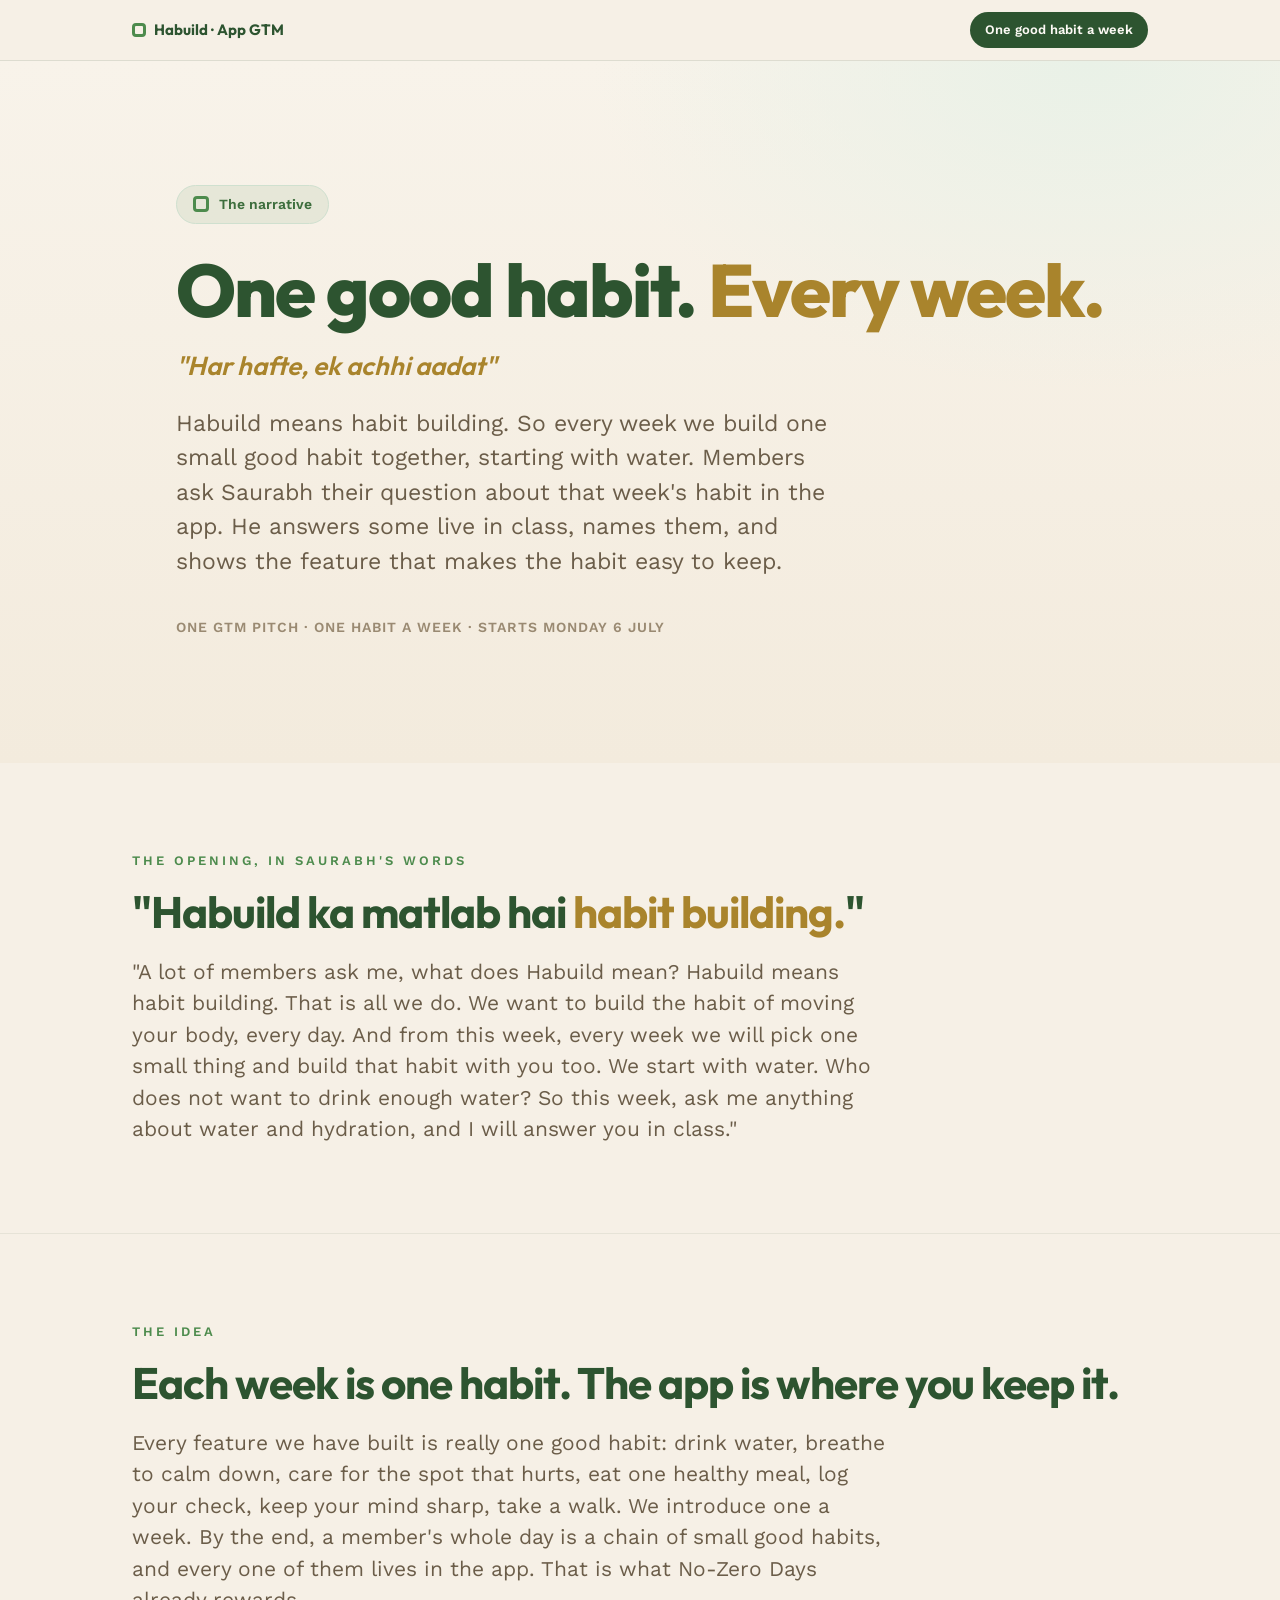
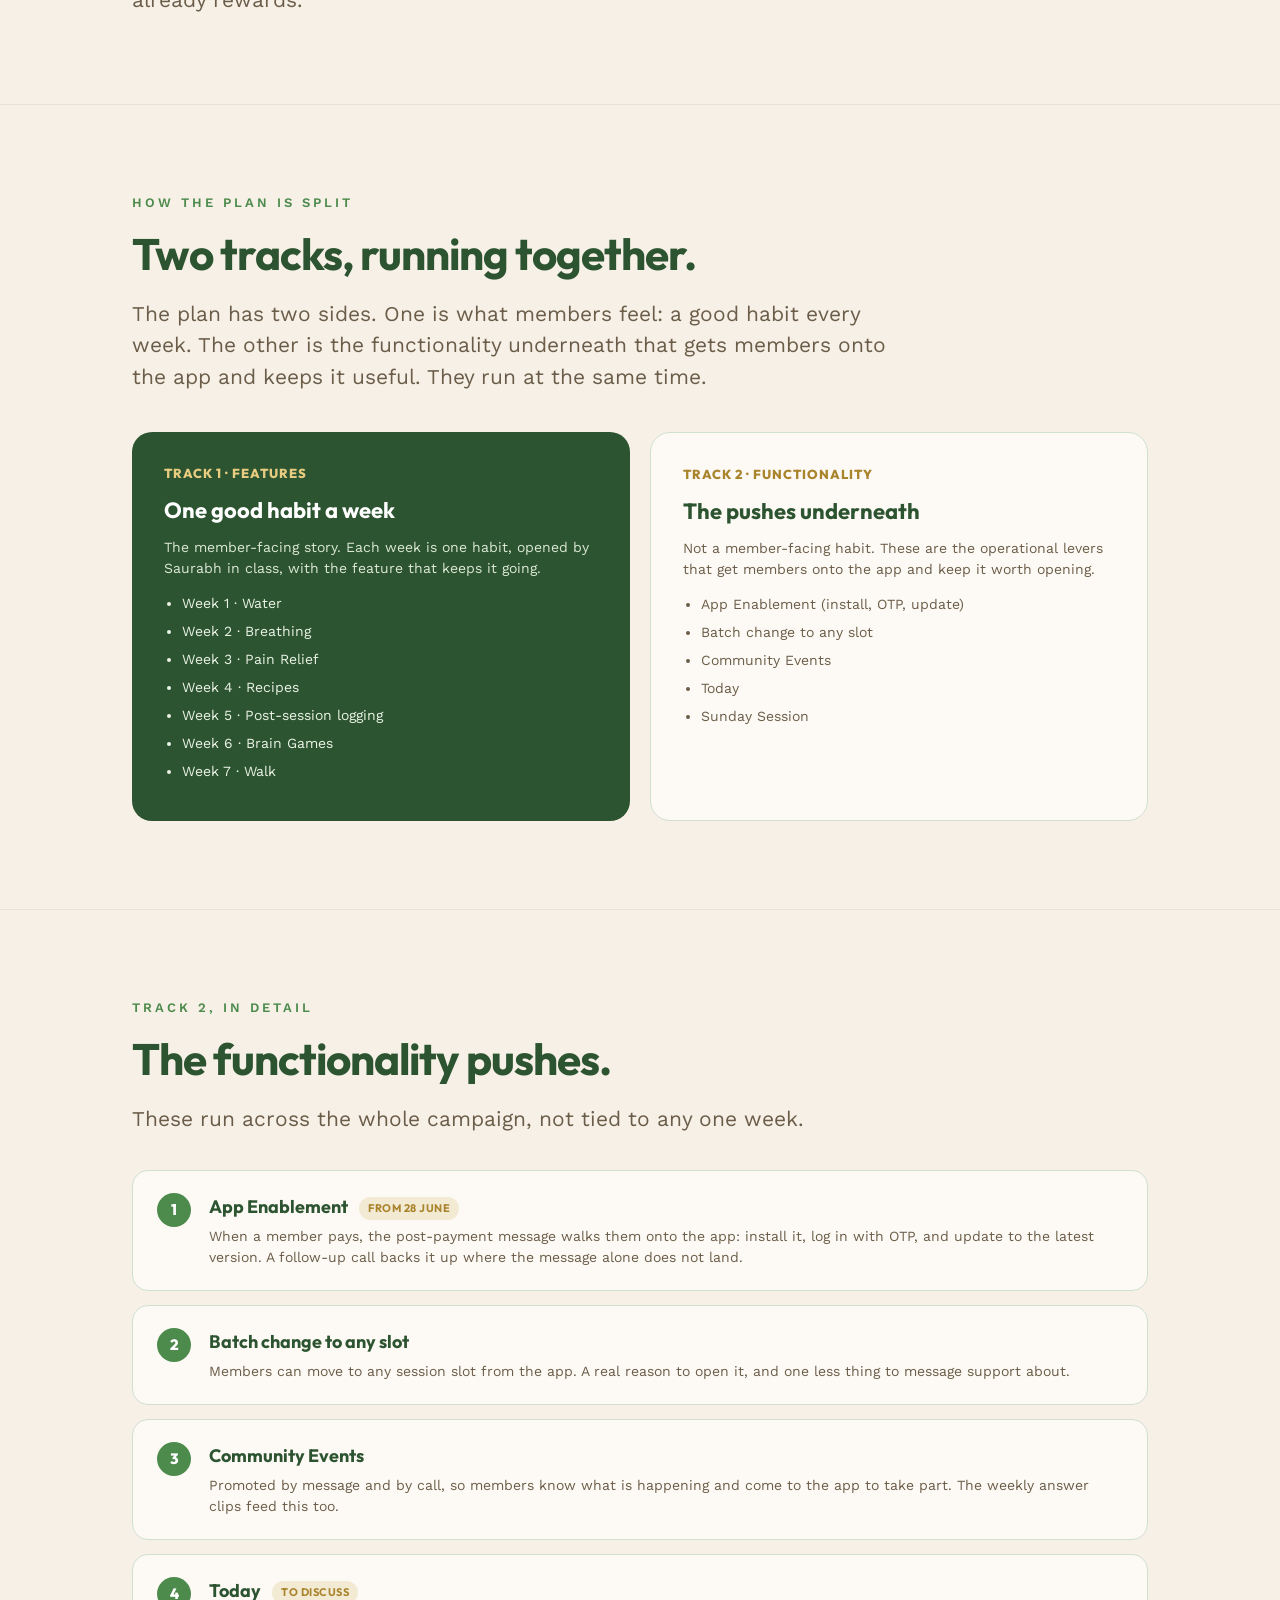
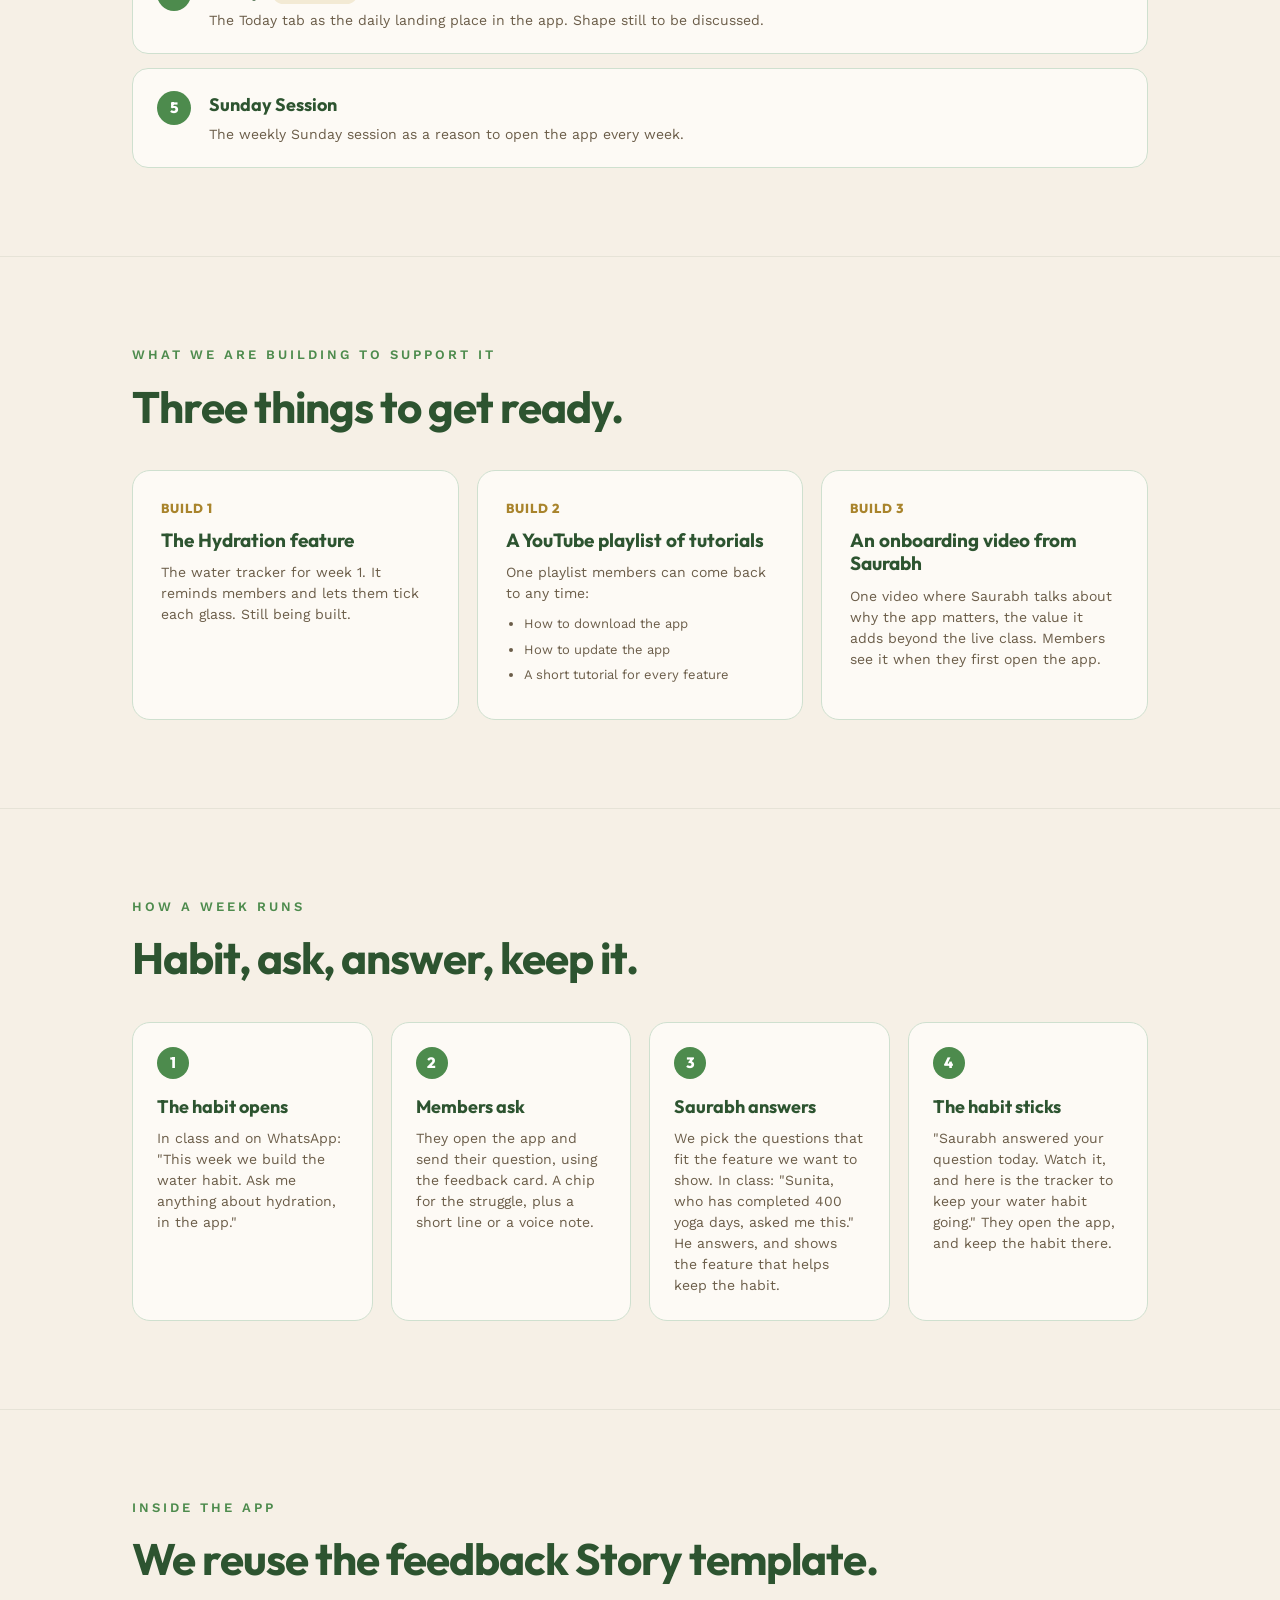
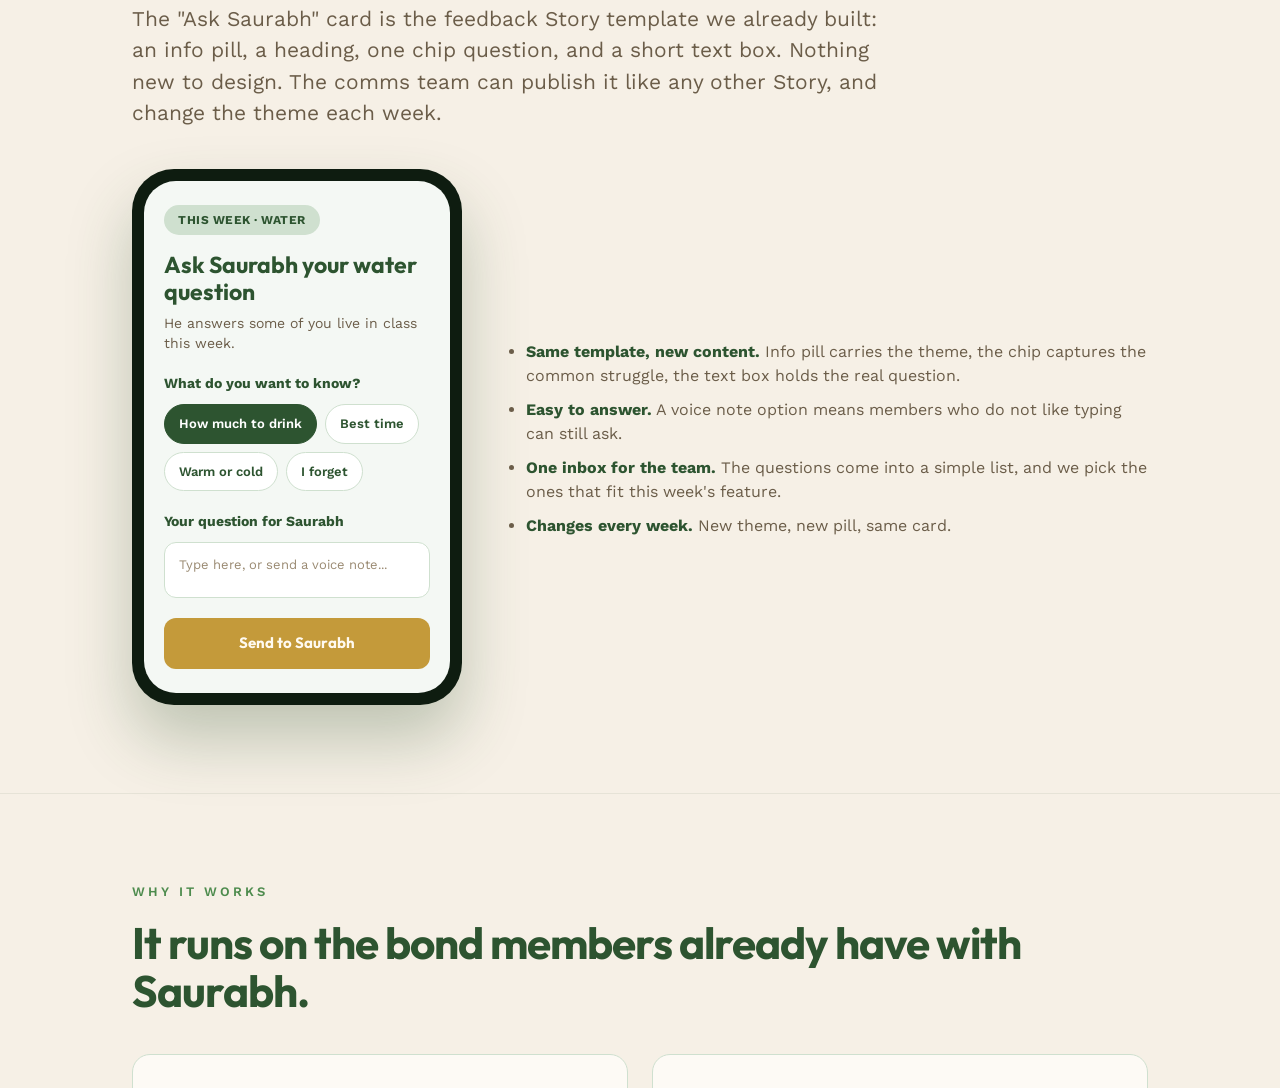
<file: index.html>
<!DOCTYPE html>
<html lang="en"><head><meta charset="utf-8">
<meta http-equiv="refresh" content="0; url=gtm-pitch-ask-saurabh.html">
<title>Habuild App GTM</title></head>
<body style="font-family:sans-serif;padding:40px;color:#2d5430">
Opening the <a href="gtm-pitch-ask-saurabh.html">Habuild App GTM pitch</a>.
</body></html>
</file>
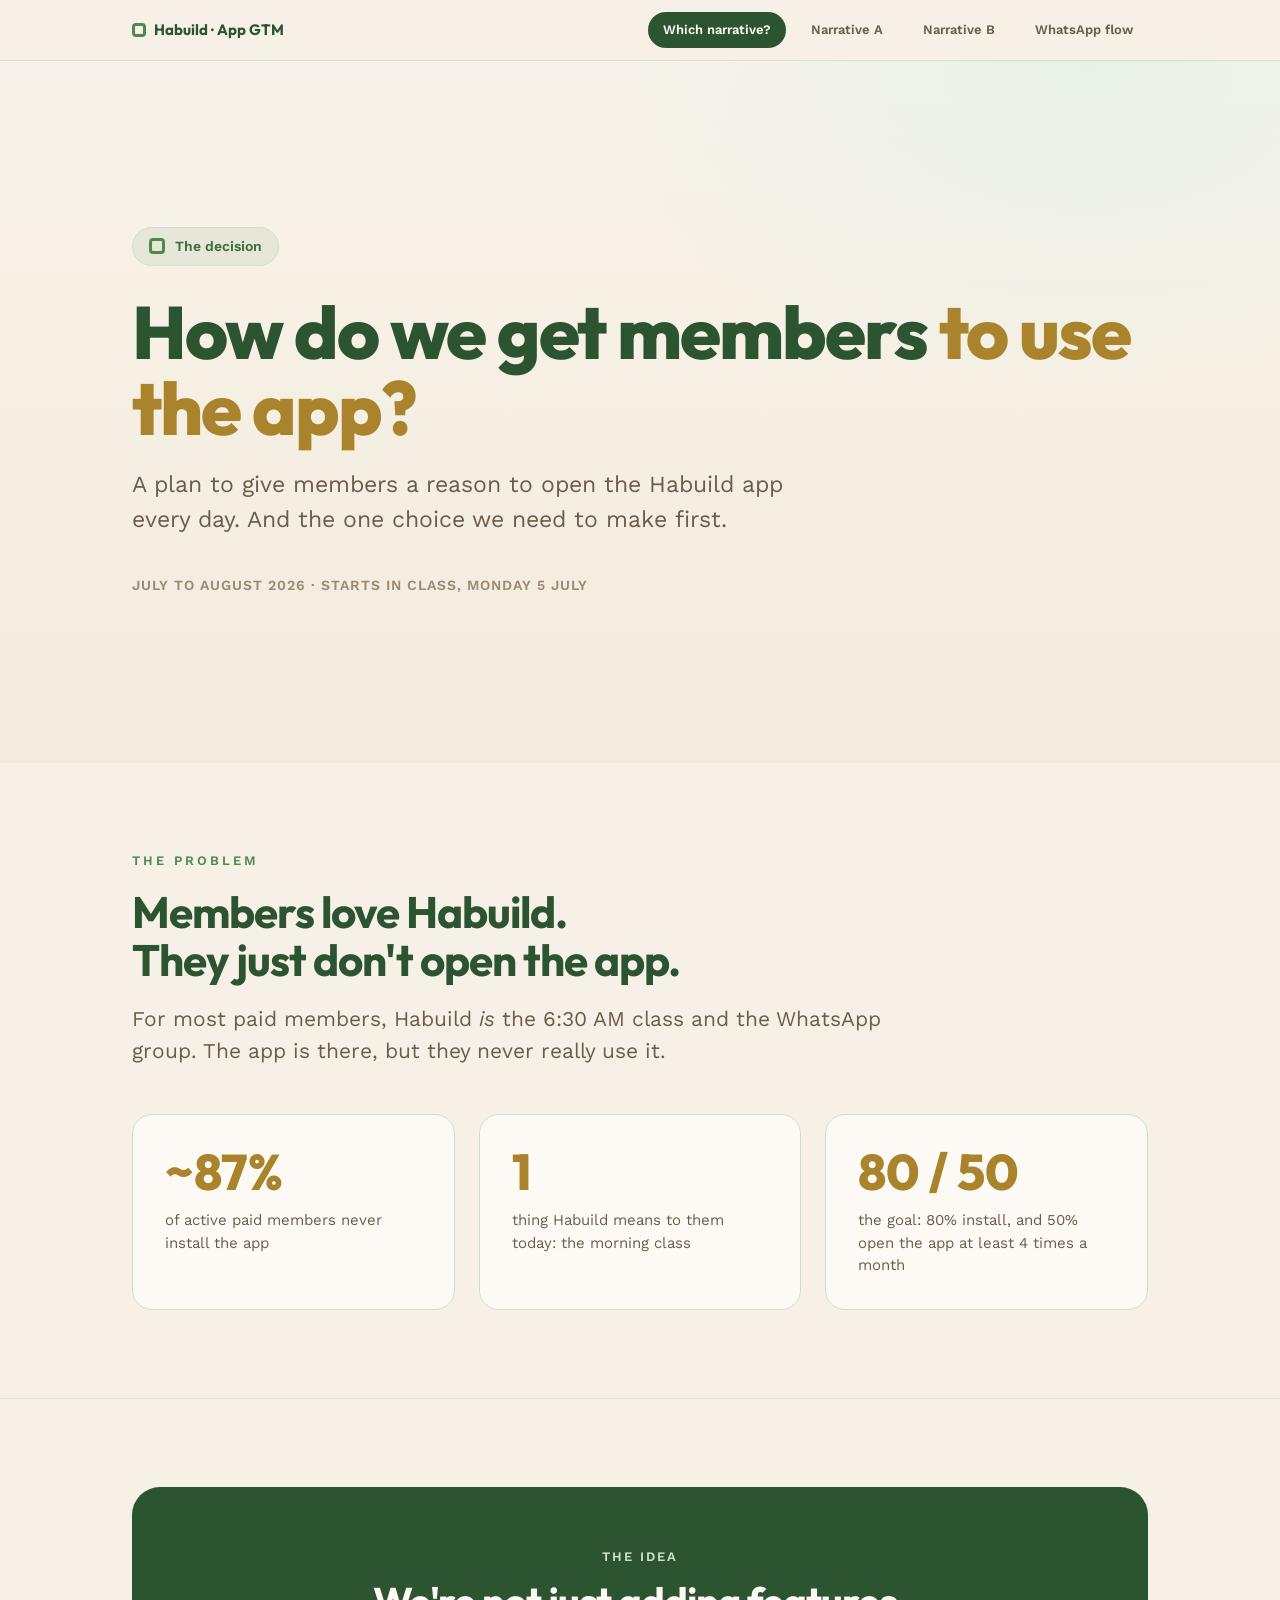
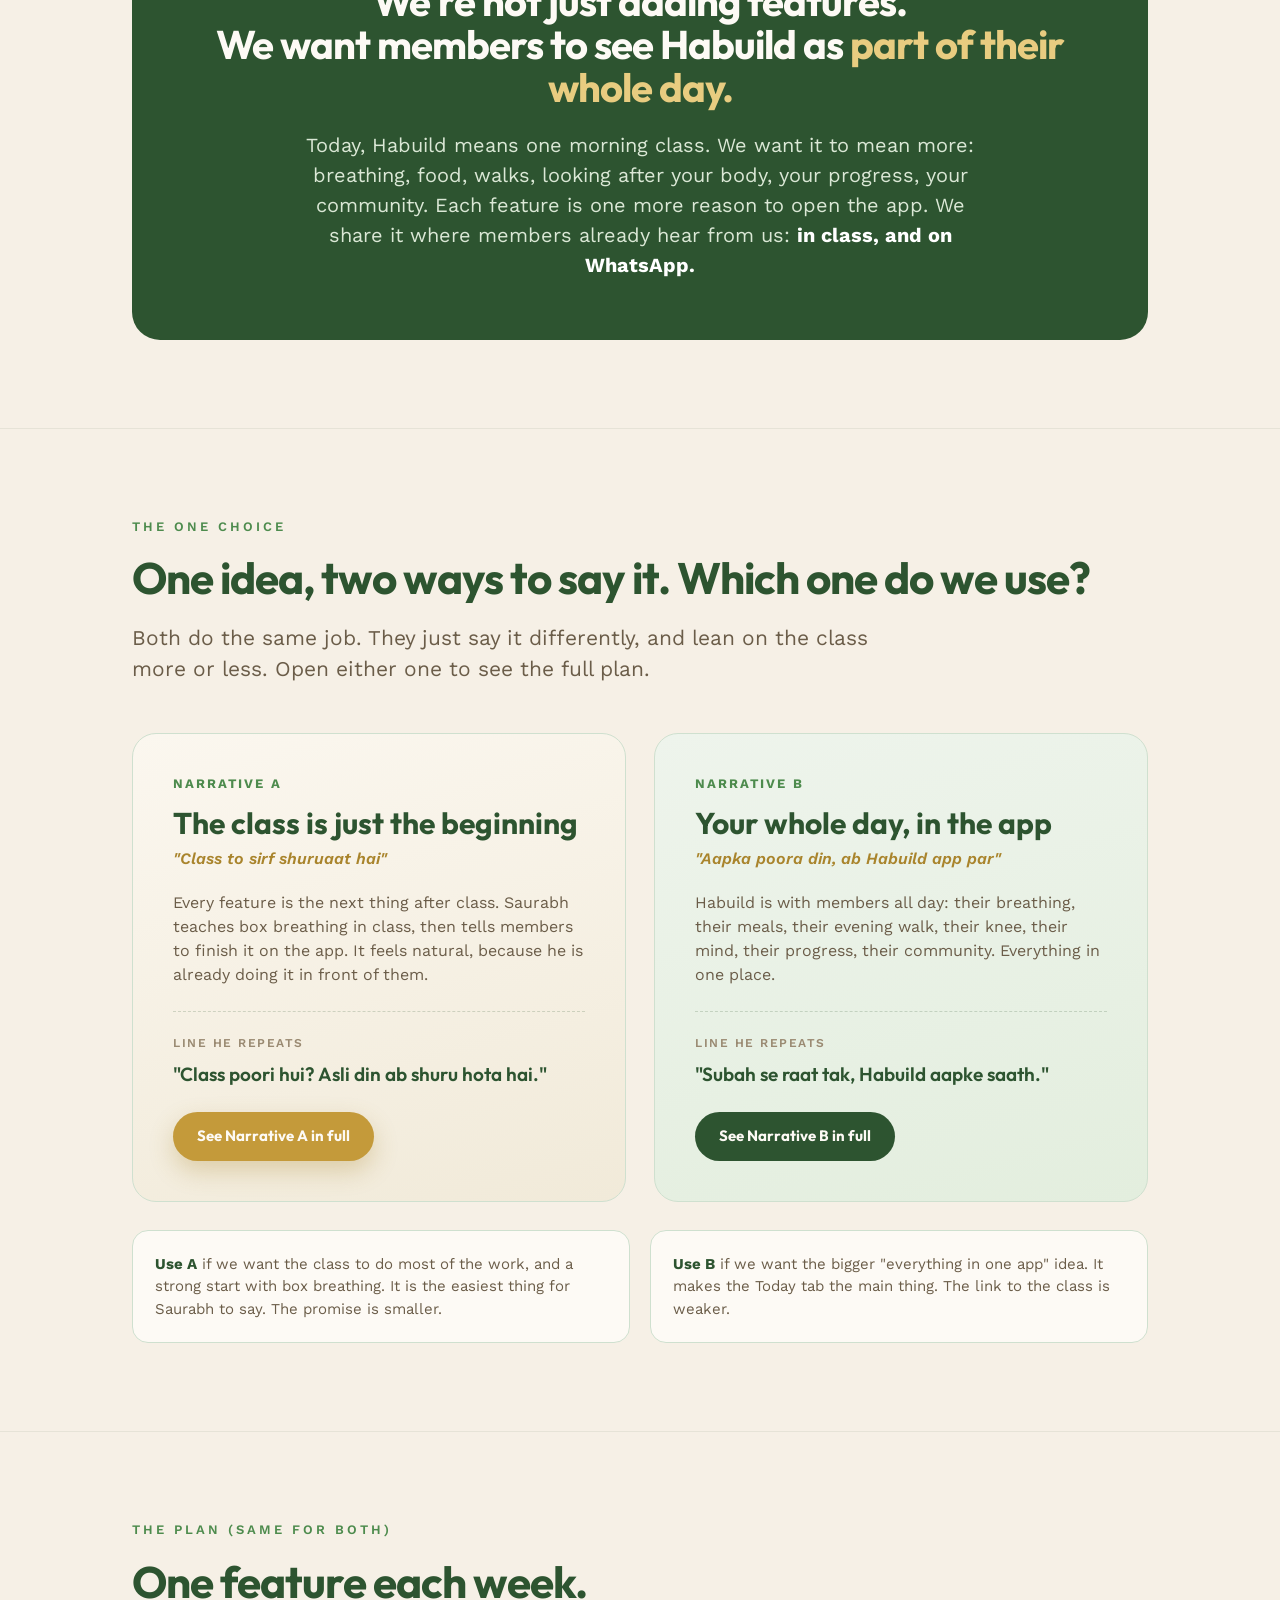
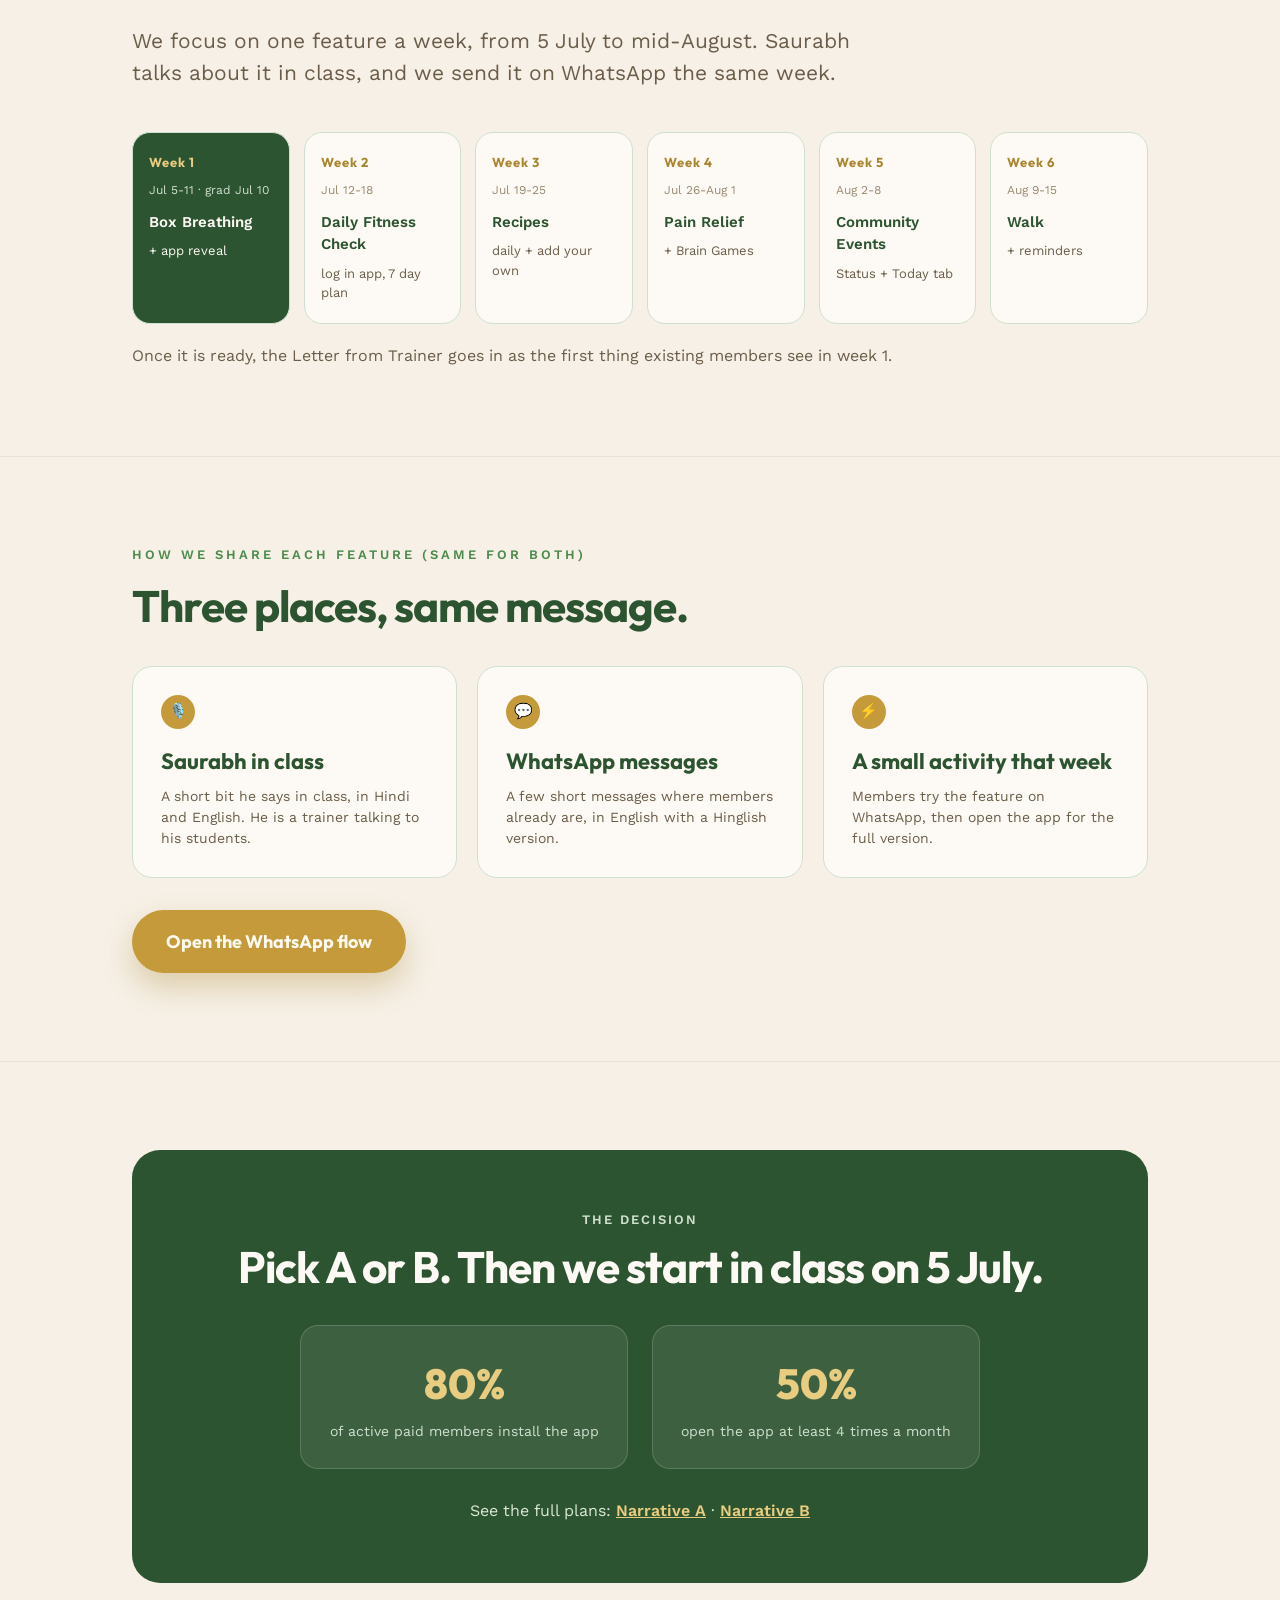
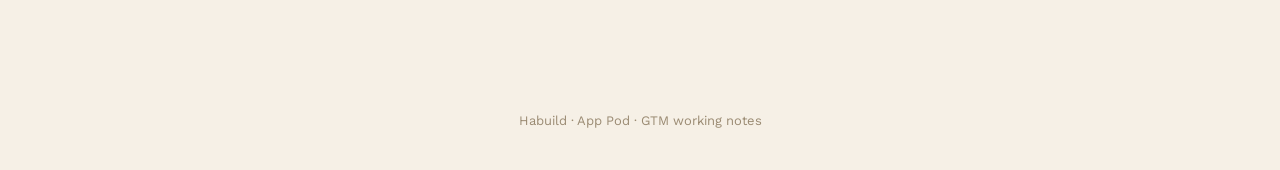
<file: gtm-deck-0-which-narrative.html>
<!DOCTYPE html>
<html lang="en">
<head>
<meta charset="UTF-8" />
<meta name="viewport" content="width=device-width, initial-scale=1.0" />
<title>Habuild App GTM · Which narrative?</title>
<link rel="stylesheet" href="deck.css">
</head>
<body>

<nav class="decknav"><div class="inner">
  <span class="brand"><span class="sq"></span> Habuild · App GTM</span>
  <a class="active" href="gtm-deck-0-which-narrative.html">Which narrative?</a>
  <a href="gtm-deck-A-class-beginning.html">Narrative A</a>
  <a href="gtm-deck-B-whole-day.html">Narrative B</a>
  <a href="whatsapp-flow-mockup.html">WhatsApp flow</a>
</div></nav>

<section class="hero">
  <div class="wrap">
    <span class="badge"><span class="breath-sq"></span> The decision</span>
    <h1>How do we get members <span class="gold">to use the app?</span></h1>
    <p class="sub">A plan to give members a reason to open the Habuild app every day. And the one choice we need to make first.</p>
    <div class="meta">July to August 2026 · Starts in class, Monday 5 July</div>
  </div>
</section>

<section>
  <div class="wrap">
    <div class="eyebrow">The problem</div>
    <h2>Members love Habuild.<br>They just don't open the app.</h2>
    <p class="lead">For most paid members, Habuild <em>is</em> the 6:30 AM class and the WhatsApp group. The app is there, but they never really use it.</p>
    <div class="statgrid">
      <div class="stat"><div class="num">~87%</div><div class="lbl">of active paid members never install the app</div></div>
      <div class="stat"><div class="num">1</div><div class="lbl">thing Habuild means to them today: the morning class</div></div>
      <div class="stat"><div class="num">80 / 50</div><div class="lbl">the goal: 80% install, and 50% open the app at least 4 times a month</div></div>
    </div>
  </div>
</section>

<section>
  <div class="wrap">
    <div class="band">
      <div class="small">The idea</div>
      <h2>We're not just adding features.<br>We want members to see Habuild as <span class="gold">part of their whole day.</span></h2>
      <p>Today, Habuild means one morning class. We want it to mean more: breathing, food, walks, looking after your body, your progress, your community. Each feature is one more reason to open the app. We share it where members already hear from us: <b>in class, and on WhatsApp.</b></p>
    </div>
  </div>
</section>

<section>
  <div class="wrap">
    <div class="eyebrow">The one choice</div>
    <h2>One idea, two ways to say it. Which one do we use?</h2>
    <p class="lead">Both do the same job. They just say it differently, and lean on the class more or less. Open either one to see the full plan.</p>

    <div class="narr-grid">
      <div class="narr a">
        <div class="tag">Narrative A</div>
        <h3>The class is just the beginning</h3>
        <div class="hindi">"Class to sirf shuruaat hai"</div>
        <p class="why">Every feature is the next thing after class. Saurabh teaches box breathing in class, then tells members to finish it on the app. It feels natural, because he is already doing it in front of them.</p>
        <div class="sigwrap">
          <div class="siglabel">Line he repeats</div>
          <div class="sig">"Class poori hui? Asli din ab shuru hota hai."</div>
        </div>
        <a class="gobtn" href="gtm-deck-A-class-beginning.html">See Narrative A in full</a>
      </div>
      <div class="narr b">
        <div class="tag">Narrative B</div>
        <h3>Your whole day, in the app</h3>
        <div class="hindi">"Aapka poora din, ab Habuild app par"</div>
        <p class="why">Habuild is with members all day: their breathing, their meals, their evening walk, their knee, their mind, their progress, their community. Everything in one place.</p>
        <div class="sigwrap">
          <div class="siglabel">Line he repeats</div>
          <div class="sig">"Subah se raat tak, Habuild aapke saath."</div>
        </div>
        <a class="gobtn" href="gtm-deck-B-whole-day.html">See Narrative B in full</a>
      </div>
    </div>

    <div class="when">
      <div><b>Use A</b> if we want the class to do most of the work, and a strong start with box breathing. It is the easiest thing for Saurabh to say. The promise is smaller.</div>
      <div><b>Use B</b> if we want the bigger "everything in one app" idea. It makes the Today tab the main thing. The link to the class is weaker.</div>
    </div>
  </div>
</section>

<section>
  <div class="wrap">
    <div class="eyebrow">The plan (same for both)</div>
    <h2>One feature each week.</h2>
    <p class="lead">We focus on one feature a week, from 5 July to mid-August. Saurabh talks about it in class, and we send it on WhatsApp the same week.</p>
    <div class="cal">
      <div class="week hero-week"><div class="wk">Week 1</div><div class="dt">Jul 5-11 · grad Jul 10</div><div class="feat">Box Breathing</div><div class="second">+ app reveal</div></div>
      <div class="week"><div class="wk">Week 2</div><div class="dt">Jul 12-18</div><div class="feat">Daily Fitness Check</div><div class="second">log in app, 7 day plan</div></div>
      <div class="week"><div class="wk">Week 3</div><div class="dt">Jul 19-25</div><div class="feat">Recipes</div><div class="second">daily + add your own</div></div>
      <div class="week"><div class="wk">Week 4</div><div class="dt">Jul 26-Aug 1</div><div class="feat">Pain Relief</div><div class="second">+ Brain Games</div></div>
      <div class="week"><div class="wk">Week 5</div><div class="dt">Aug 2-8</div><div class="feat">Community Events</div><div class="second">Status + Today tab</div></div>
      <div class="week"><div class="wk">Week 6</div><div class="dt">Aug 9-15</div><div class="feat">Walk</div><div class="second">+ reminders</div></div>
    </div>
    <p class="lead" style="font-size:16px;">Once it is ready, the Letter from Trainer goes in as the first thing existing members see in week 1.</p>
  </div>
</section>

<section>
  <div class="wrap">
    <div class="eyebrow">How we share each feature (same for both)</div>
    <h2>Three places, same message.</h2>
    <div class="beats">
      <div class="beat"><div class="n" style="background:var(--gold)">🎙️</div><h3>Saurabh in class</h3><p>A short bit he says in class, in Hindi and English. He is a trainer talking to his students.</p></div>
      <div class="beat"><div class="n" style="background:var(--gold)">💬</div><h3>WhatsApp messages</h3><p>A few short messages where members already are, in English with a Hinglish version.</p></div>
      <div class="beat"><div class="n" style="background:var(--gold)">⚡</div><h3>A small activity that week</h3><p>Members try the feature on WhatsApp, then open the app for the full version.</p></div>
    </div>
    <a class="cta-btn" href="whatsapp-flow-mockup.html" target="_blank">Open the WhatsApp flow</a>
  </div>
</section>

<section style="border-bottom:none;">
  <div class="wrap">
    <div class="close">
      <div class="small">The decision</div>
      <h2 style="margin-top:14px;">Pick A or B. Then we start in class on 5 July.</h2>
      <div class="metricrow">
        <div class="metric"><div class="num">80%</div><div class="lbl">of active paid members install the app</div></div>
        <div class="metric"><div class="num">50%</div><div class="lbl">open the app at least 4 times a month</div></div>
      </div>
      <p style="color:#dbe8d6;margin-top:30px;font-size:16px;">See the full plans: <a href="gtm-deck-A-class-beginning.html" style="color:#e8cc80;font-weight:600;">Narrative A</a> · <a href="gtm-deck-B-whole-day.html" style="color:#e8cc80;font-weight:600;">Narrative B</a></p>
    </div>
  </div>
</section>

<footer>Habuild · App Pod · GTM working notes</footer>
</body>
</html>
</file>
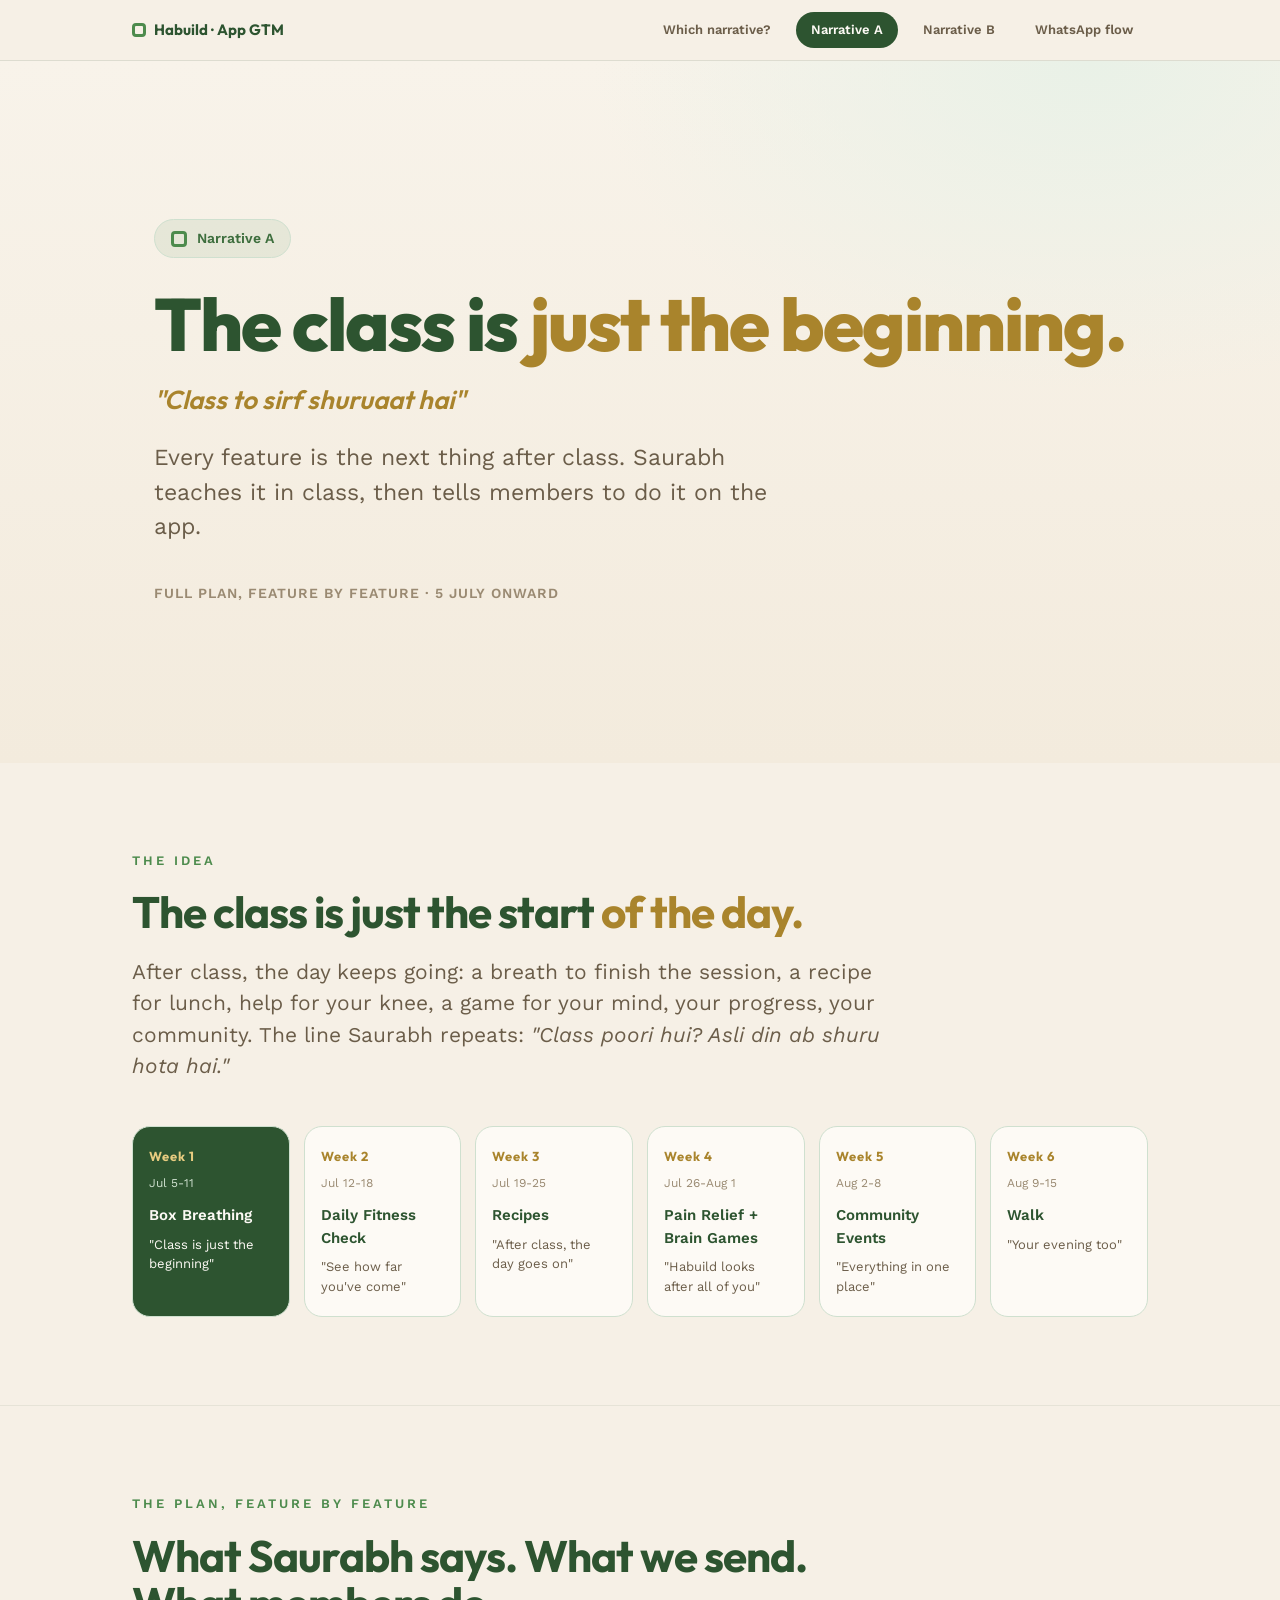
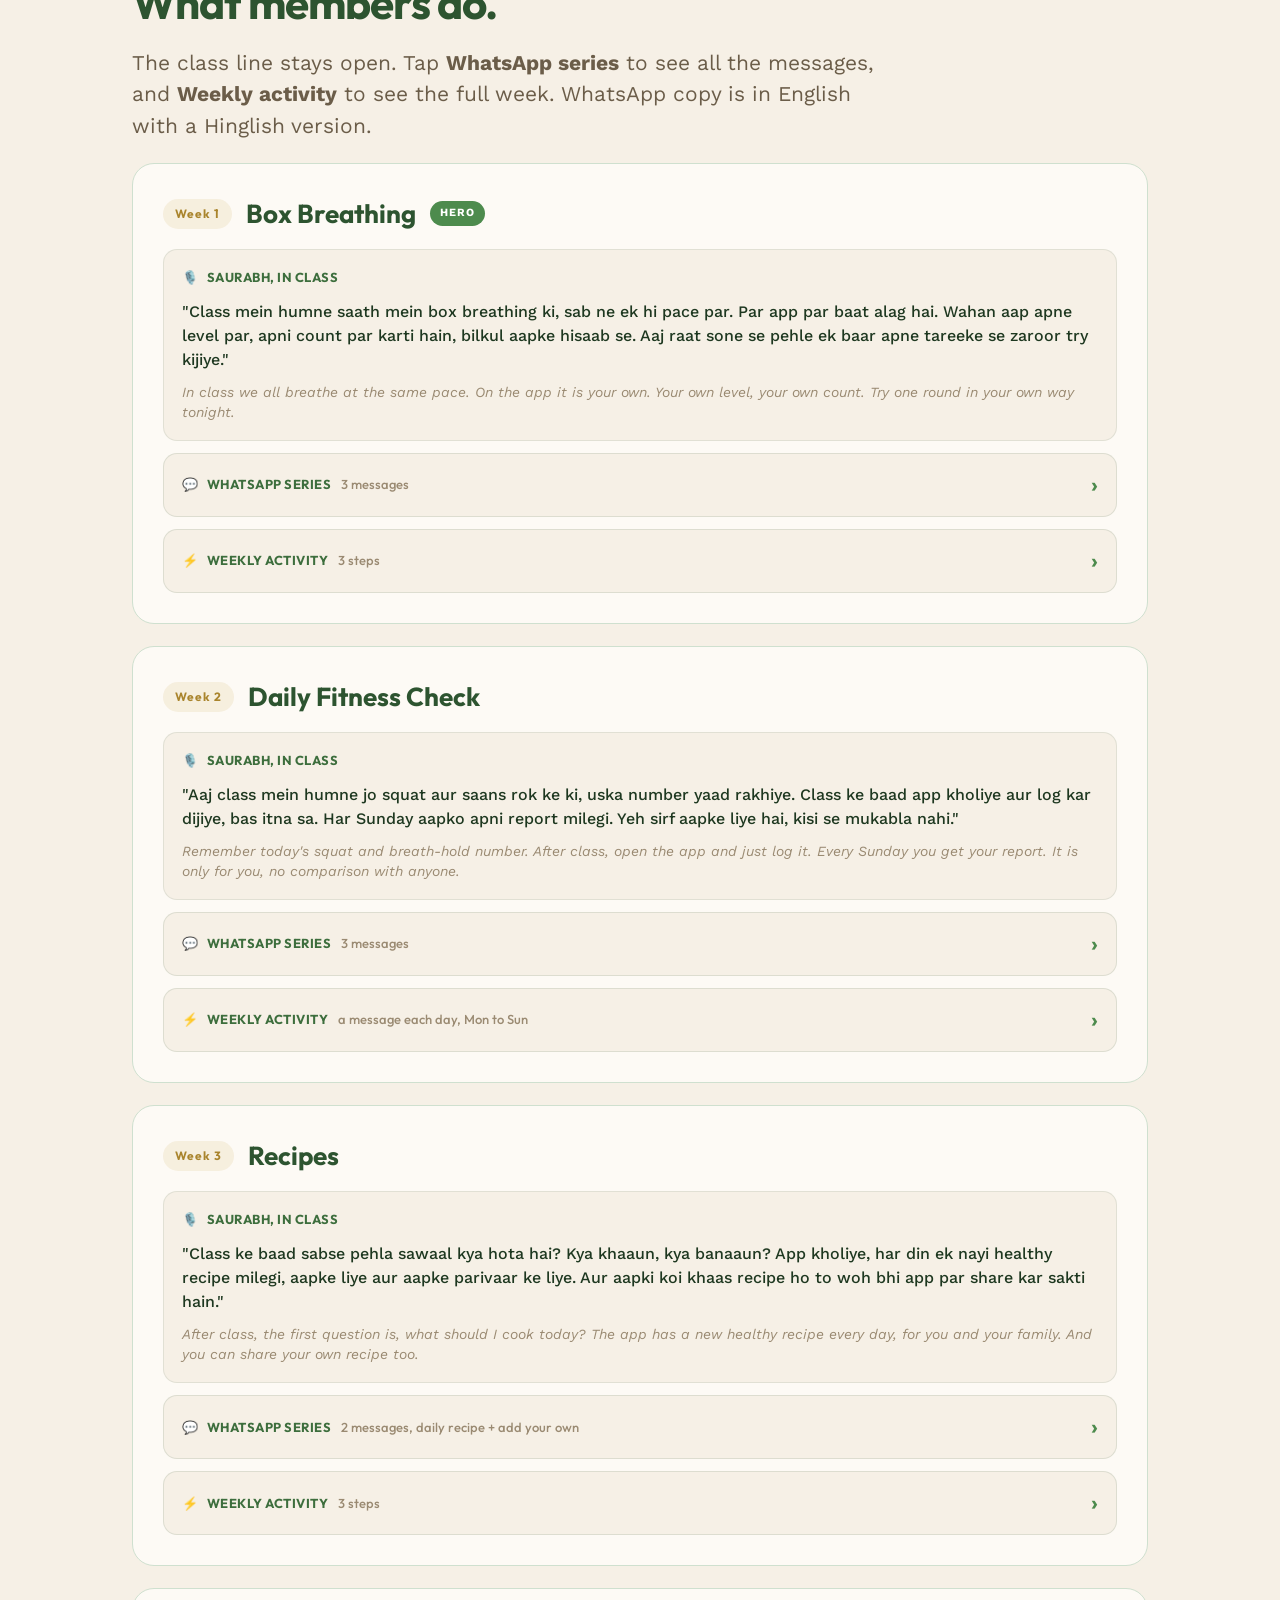
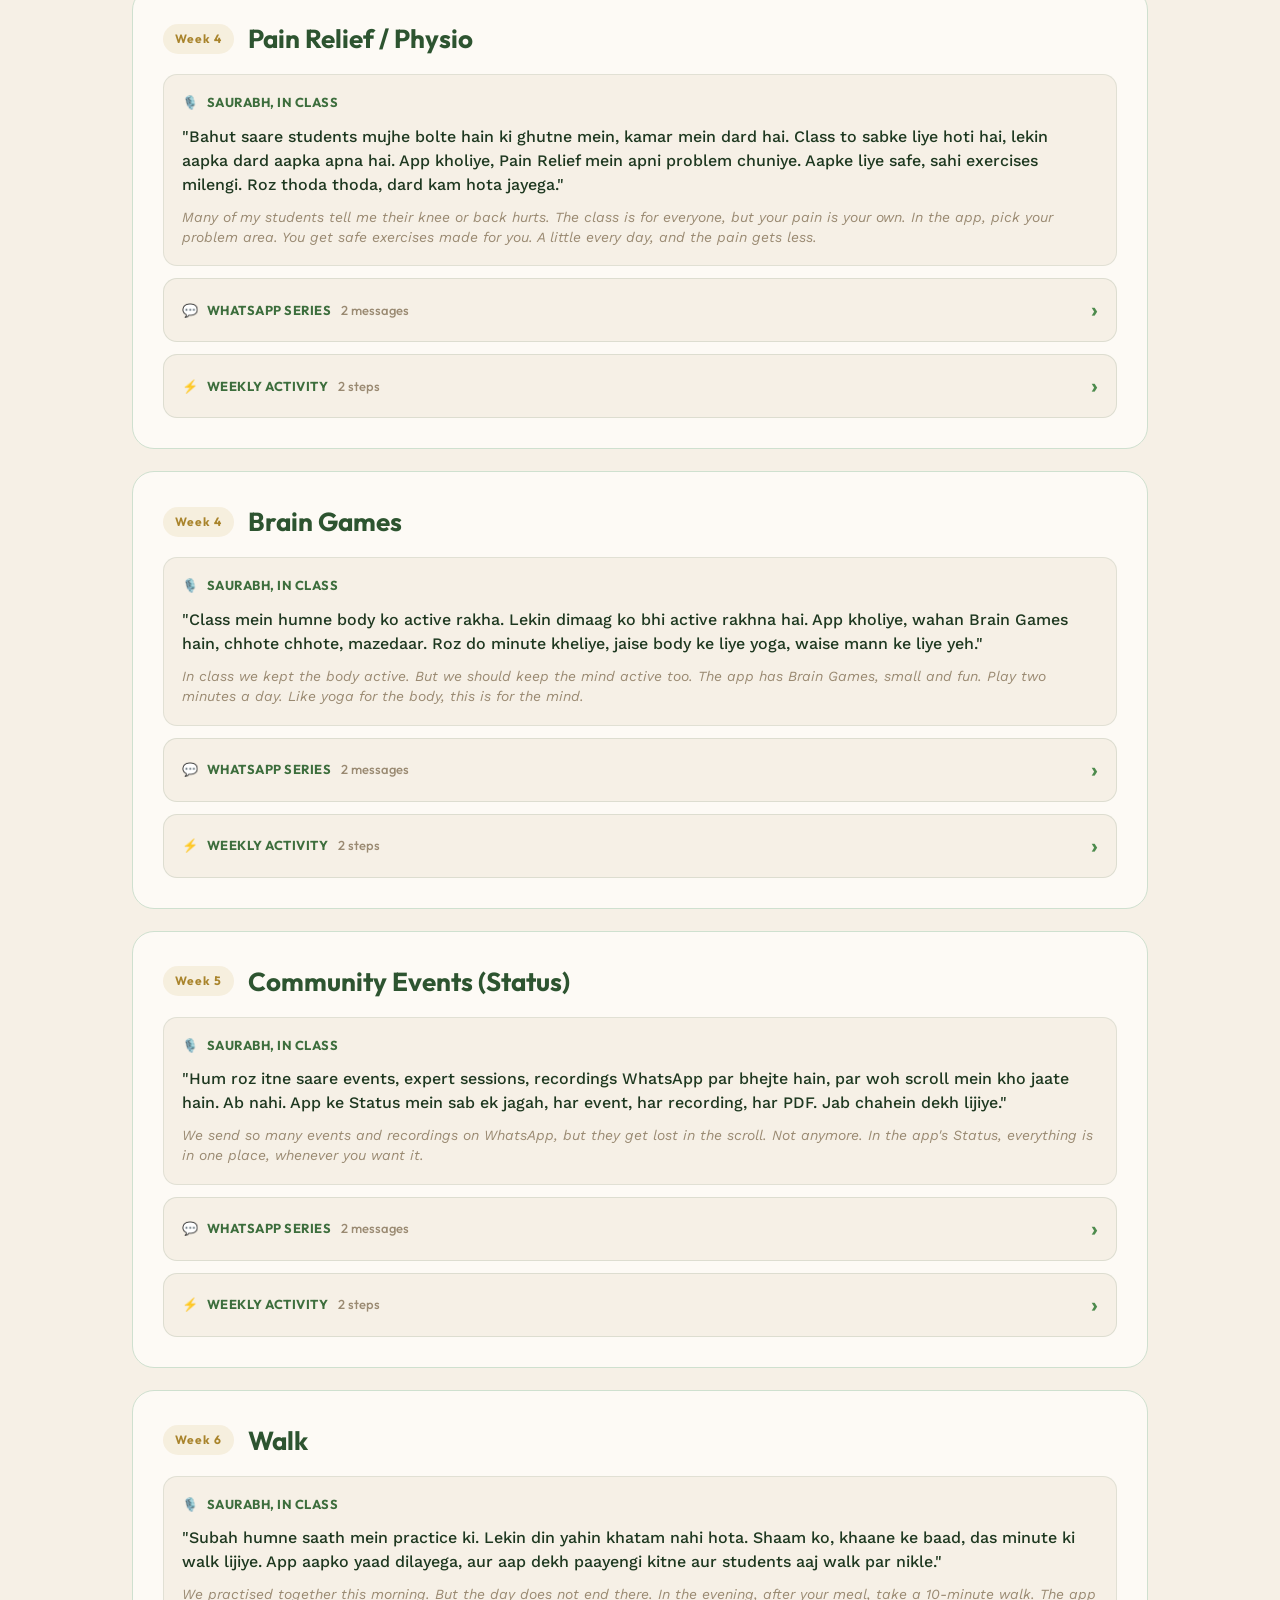
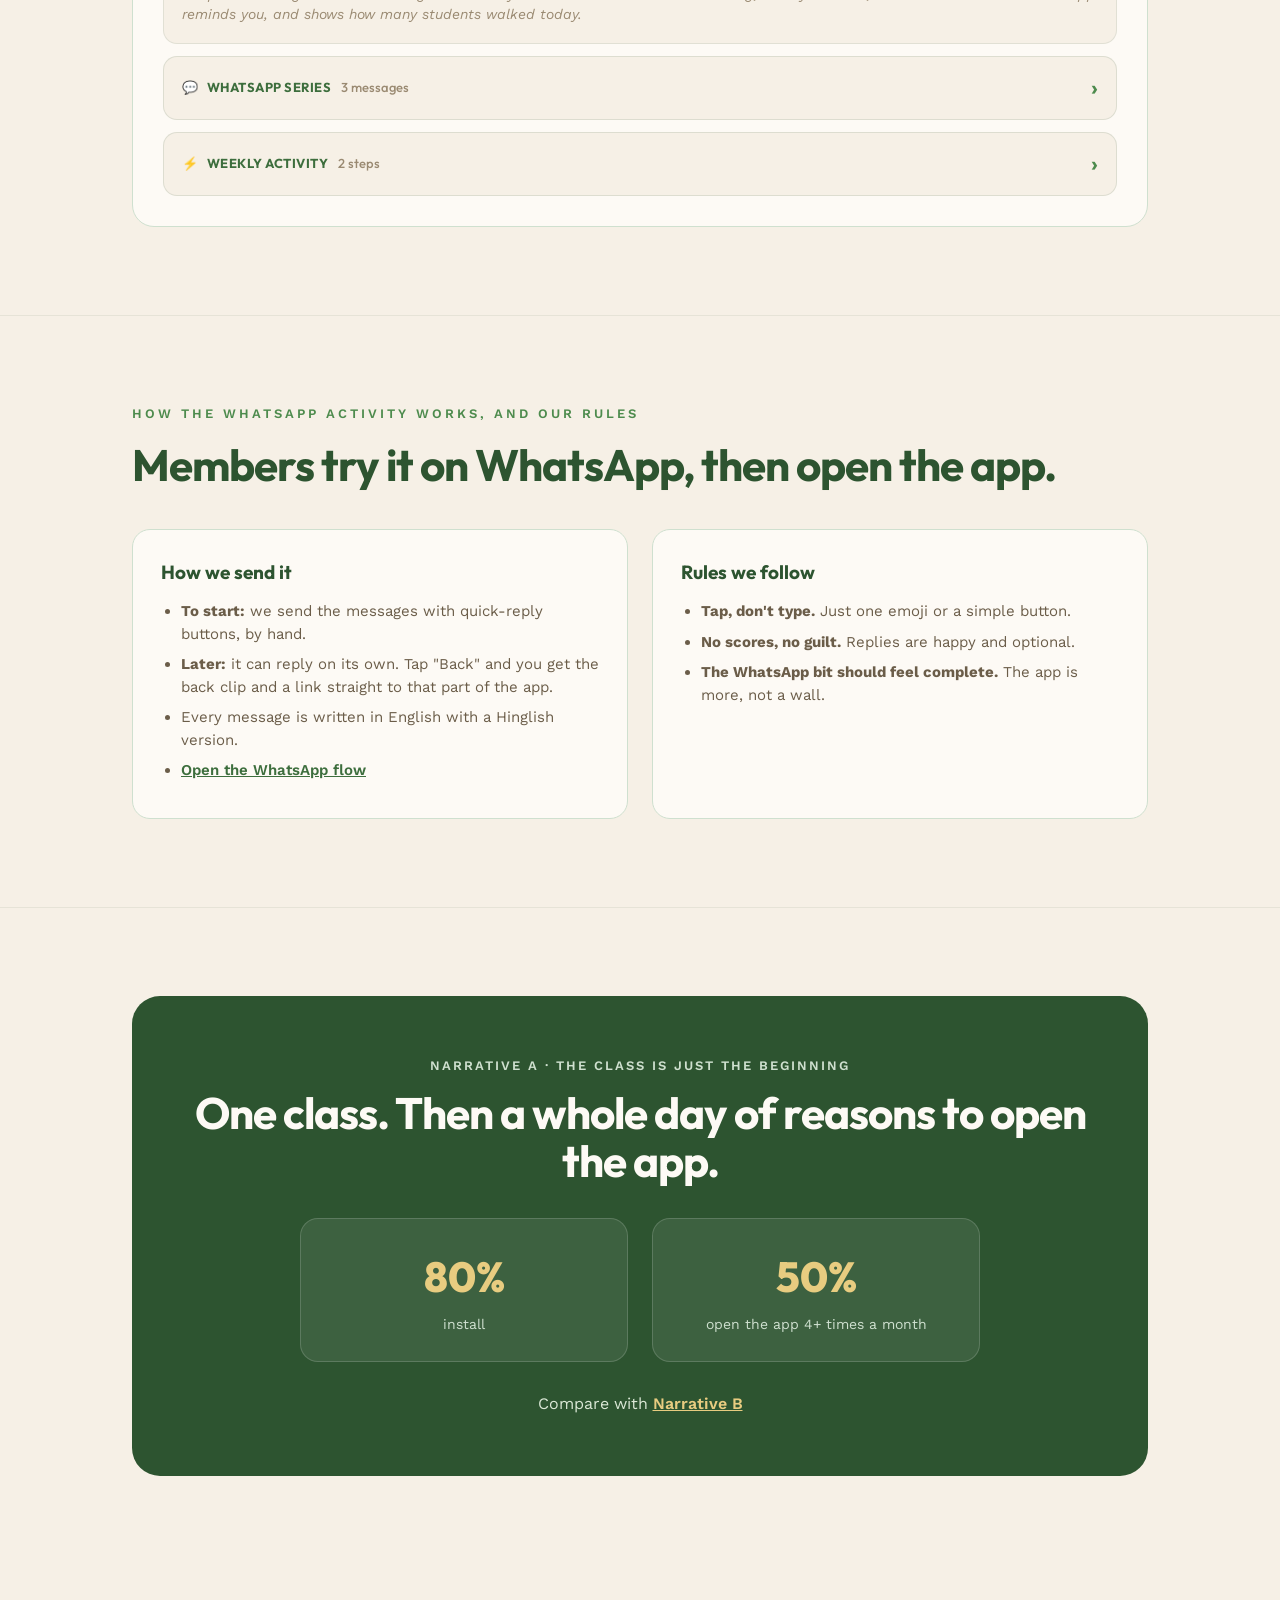
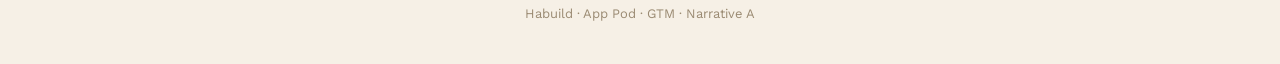
<file: gtm-deck-A-class-beginning.html>
<!DOCTYPE html>
<html lang="en">
<head>
<meta charset="UTF-8" />
<meta name="viewport" content="width=device-width, initial-scale=1.0" />
<title>Narrative A · The class is just the beginning</title>
<link rel="stylesheet" href="deck.css">
</head>
<body>

<nav class="decknav"><div class="inner">
  <span class="brand"><span class="sq"></span> Habuild · App GTM</span>
  <a href="gtm-deck-0-which-narrative.html">Which narrative?</a>
  <a class="active" href="gtm-deck-A-class-beginning.html">Narrative A</a>
  <a href="gtm-deck-B-whole-day.html">Narrative B</a>
  <a href="whatsapp-flow-mockup.html">WhatsApp flow</a>
</div></nav>

<section class="hero">
  <div class="wrap">
    <span class="badge"><span class="breath-sq"></span> Narrative A</span>
    <h1>The class is <span class="gold">just the beginning.</span></h1>
    <div class="hindi">"Class to sirf shuruaat hai"</div>
    <p class="sub">Every feature is the next thing after class. Saurabh teaches it in class, then tells members to do it on the app.</p>
    <div class="meta">Full plan, feature by feature · 5 July onward</div>
  </div>
</section>

<section>
  <div class="wrap">
    <div class="eyebrow">The idea</div>
    <h2>The class is just the start <span class="gold">of the day.</span></h2>
    <p class="lead">After class, the day keeps going: a breath to finish the session, a recipe for lunch, help for your knee, a game for your mind, your progress, your community. The line Saurabh repeats: <em>"Class poori hui? Asli din ab shuru hota hai."</em></p>
    <div class="cal">
      <div class="week hero-week"><div class="wk">Week 1</div><div class="dt">Jul 5-11</div><div class="feat">Box Breathing</div><div class="second">"Class is just the beginning"</div></div>
      <div class="week"><div class="wk">Week 2</div><div class="dt">Jul 12-18</div><div class="feat">Daily Fitness Check</div><div class="second">"See how far you've come"</div></div>
      <div class="week"><div class="wk">Week 3</div><div class="dt">Jul 19-25</div><div class="feat">Recipes</div><div class="second">"After class, the day goes on"</div></div>
      <div class="week"><div class="wk">Week 4</div><div class="dt">Jul 26-Aug 1</div><div class="feat">Pain Relief + Brain Games</div><div class="second">"Habuild looks after all of you"</div></div>
      <div class="week"><div class="wk">Week 5</div><div class="dt">Aug 2-8</div><div class="feat">Community Events</div><div class="second">"Everything in one place"</div></div>
      <div class="week"><div class="wk">Week 6</div><div class="dt">Aug 9-15</div><div class="feat">Walk</div><div class="second">"Your evening too"</div></div>
    </div>
  </div>
</section>

<section>
  <div class="wrap">
    <div class="eyebrow">The plan, feature by feature</div>
    <h2>What Saurabh says. What we send.<br>What members do.</h2>
    <p class="lead">The class line stays open. Tap <b>WhatsApp series</b> to see all the messages, and <b>Weekly activity</b> to see the full week. WhatsApp copy is in English with a Hinglish version.</p>

    <!-- 1 Box Breathing -->
    <div class="feat-block">
      <div class="feat-head"><span class="wkbadge">Week 1</span><h3>Box Breathing</h3><span class="hero-tag">Hero</span></div>
      <div class="incol"><div class="ch"><span>🎙️</span> Saurabh, in class</div>
        <p class="hi">"Class mein humne saath mein box breathing ki, sab ne ek hi pace par. Par app par baat alag hai. Wahan aap apne level par, apni count par karti hain, bilkul aapke hisaab se. Aaj raat sone se pehle ek baar apne tareeke se zaroor try kijiye."</p>
        <p class="en">In class we all breathe at the same pace. On the app it is your own. Your own level, your own count. Try one round in your own way tonight.</p>
      </div>
      <details class="exp"><summary><span class="ch"><span>💬</span> WhatsApp series</span> <span class="cnt">3 messages</span><span class="chev">›</span></summary>
        <div class="ibody">
          <div class="msg"><div class="mlabel">Message 1, day of class</div><div class="en">"🌬️ In class we breathe together. On the app, Box Breathing is your own. Your own level, your own count, your own pace. Just 2 minutes, whenever it suits you. Try it once today. 👉 [app link]"</div></div>
          <div class="msg"><div class="mlabel">Message 2, two days later</div><div class="en">"Did you know your breathing has levels? Start at 2 minutes and go at your own pace, all the way to 128 sessions. No rush, no scores. See your level 👉 [app link]"</div></div>
          <div class="msg"><div class="mlabel">Message 3, evening, a few days later</div><div class="en">"🌙 Hard day? Box Breathing takes 2 minutes and asks nothing of you. Open it before bed tonight if you like. 👉 [app link]"</div></div>
        </div>
      </details>
      <details class="exp"><summary><span class="ch"><span>⚡</span> Weekly activity</span> <span class="cnt">3 steps</span><span class="chev">›</span></summary>
        <div class="ibody">
          <div class="msg"><div class="mlabel">Step 1, breathe one round in WhatsApp</div><div class="en">"🌬️ Let's breathe together, right now. In for 4, hold 4, out for 4. Done one round? [Done 🌬️] [One more]"</div><div class="hg">Hinglish: "🌬️ Chaliye abhi ek saath saans lete hain. Andar 4, roko 4, bahar 4. Ek round hua? [Ho gaya 🌬️] [Ek aur]"</div></div>
          <div class="msg"><div class="mlabel">Step 2, a small fact</div><div class="en">"Did you know? Just 2 minutes of slow breathing can calm your mind in one go."</div><div class="hg">Hinglish: "Kya aap jaante hain? Sirf 2 minute slow breathing aapke mann ko ek hi baar mein shaant kar sakti hai."</div></div>
          <div class="msg"><div class="mlabel">Step 3, open the app</div><div class="en">"On WhatsApp we all breathe the same way. On the app it follows your level and counts every session, up to 128. See your level 👉"</div><div class="hg">Hinglish: "WhatsApp par hum sab ek jaisi saans lete hain. App par yeh aapke apne level par hai, 128 sessions tak. Apna level dekhiye 👉"</div></div>
        </div>
      </details>
    </div>

    <!-- 2 Daily Fitness Check -->
    <div class="feat-block">
      <div class="feat-head"><span class="wkbadge">Week 2</span><h3>Daily Fitness Check</h3></div>
      <div class="incol"><div class="ch"><span>🎙️</span> Saurabh, in class</div>
        <p class="hi">"Aaj class mein humne jo squat aur saans rok ke ki, uska number yaad rakhiye. Class ke baad app kholiye aur log kar dijiye, bas itna sa. Har Sunday aapko apni report milegi. Yeh sirf aapke liye hai, kisi se mukabla nahi."</p>
        <p class="en">Remember today's squat and breath-hold number. After class, open the app and just log it. Every Sunday you get your report. It is only for you, no comparison with anyone.</p>
      </div>
      <details class="exp"><summary><span class="ch"><span>💬</span> WhatsApp series</span> <span class="cnt">3 messages</span><span class="chev">›</span></summary>
        <div class="ibody">
          <div class="msg"><div class="mlabel">Message 1, when it goes live</div><div class="en">"✅ You showed up today. Now log it. Note your squats and breath-hold in the app, and watch your strength grow week by week. 👉 [app link]"</div></div>
          <div class="msg"><div class="mlabel">Message 2, Sunday</div><div class="en">"📈 It's Sunday. Your weekly report is ready in the app. How regular you were, how your body is doing. Only for you, no comparison with anyone. 👉 [app link]"</div></div>
          <div class="msg"><div class="mlabel">Message 3, gentle reminder</div><div class="en">"Every time you log, it adds to your story. Open the app to see how far you've come. 👉 [app link]"</div></div>
        </div>
      </details>
      <details class="exp"><summary><span class="ch"><span>⚡</span> Weekly activity</span> <span class="cnt">a message each day, Mon to Sun</span><span class="chev">›</span></summary>
        <div class="ibody">
          <div class="msg"><div class="mlabel">Mon, breathing hold</div><div class="en">"🫁 We held our breath in class today. Log your seconds in the app, it takes a moment. 👉"</div><div class="hg">Hinglish: "🫁 Aaj humne breath hold ki. Apna number app mein log karna na bhoolein, bas 2 second. 👉"</div></div>
          <div class="msg"><div class="mlabel">Tue, squats</div><div class="en">"🦵 Did your squats? Log the count in the app and watch yourself get better each week. 👉"</div><div class="hg">Hinglish: "🦵 Squats ho gaye? Apna count app mein log kar dijiye. 👉"</div></div>
          <div class="msg"><div class="mlabel">Wed, wall push-ups</div><div class="en">"💪 Log today's wall push-ups in the app. That's where your progress is saved. 👉"</div><div class="hg">Hinglish: "💪 Aaj ke wall push-ups app mein log karna na bhoolein. 👉"</div></div>
          <div class="msg"><div class="mlabel">Thu, plank hold</div><div class="en">"⏱️ Remember your plank seconds? Log them in the app, it only takes a moment. 👉"</div><div class="hg">Hinglish: "⏱️ Plank ki second yaad hai? App mein log kar dijiye. 👉"</div></div>
          <div class="msg"><div class="mlabel">Fri, single-leg balance</div><div class="en">"🧍‍♀️ Log today's balance time in the app. Slowly, you will get steadier. 👉"</div><div class="hg">Hinglish: "🧍‍♀️ Aaj ke balance ka time app mein log karein. 👉"</div></div>
          <div class="msg"><div class="mlabel">Sat, flexibility reach</div><div class="en">"🤸‍♀️ How far did your hands reach today? Log it and watch your flexibility grow. 👉"</div><div class="hg">Hinglish: "🤸‍♀️ Aaj aapka haath kahan tak pahuncha? App mein log kar dijiye. 👉"</div></div>
          <div class="msg"><div class="mlabel">Sun, weekly report</div><div class="en">"📊 Your weekly report is ready. Open the app to see how far you've come. Only for you. 👉"</div><div class="hg">Hinglish: "📊 Aapke hafte ki report tayyar hai! App kholiye. 👉"</div></div>
        </div>
      </details>
    </div>

    <!-- 3 Recipes -->
    <div class="feat-block">
      <div class="feat-head"><span class="wkbadge">Week 3</span><h3>Recipes</h3></div>
      <div class="incol"><div class="ch"><span>🎙️</span> Saurabh, in class</div>
        <p class="hi">"Class ke baad sabse pehla sawaal kya hota hai? Kya khaaun, kya banaaun? App kholiye, har din ek nayi healthy recipe milegi, aapke liye aur aapke parivaar ke liye. Aur aapki koi khaas recipe ho to woh bhi app par share kar sakti hain."</p>
        <p class="en">After class, the first question is, what should I cook today? The app has a new healthy recipe every day, for you and your family. And you can share your own recipe too.</p>
      </div>
      <details class="exp"><summary><span class="ch"><span>💬</span> WhatsApp series</span> <span class="cnt">2 messages, daily recipe + add your own</span><span class="chev">›</span></summary>
        <div class="ibody">
          <div class="msg"><div class="mlabel">Message 1, daily recipe</div><div class="en">"🥗 'What should I cook today?' Every day the Habuild app has a new, easy, healthy recipe you can make for yourself and your family. 👉 [app link]"</div></div>
          <div class="msg"><div class="mlabel">Message 2, add your own</div><div class="en">"👩‍🍳 Have a dish you make often? Add your own recipe in the Habuild app. It is saved in your cookbook and can reach the whole community. 👉 [app link]"</div></div>
        </div>
      </details>
      <details class="exp"><summary><span class="ch"><span>⚡</span> Weekly activity</span> <span class="cnt">3 steps</span><span class="chev">›</span></summary>
        <div class="ibody">
          <div class="msg"><div class="mlabel">Step 1, one full recipe</div><div class="en">"🥗 Today's recipe: Ragi Dosa. [photo + 3 steps] Liked it? There are 50+ more like this in the app 👉"</div><div class="hg">Hinglish: "🥗 Aaj ki recipe: Ragi Dosa. Pasand aayi? Aise 50+ recipes app par 👉"</div></div>
          <div class="msg"><div class="mlabel">Step 2, a member's recipe</div><div class="en">"Sunita from Nagpur shared her ragi dosa with the community. You can share your favourite dish too. Add it in the app. 👉"</div><div class="hg">Hinglish: "Nagpur ki Sunita ji ne apni ragi dosa share ki. Aap bhi apni dish share kar sakti hain. 👉"</div></div>
          <div class="msg"><div class="mlabel">Step 3, ask what's next</div><div class="en">"Which recipe should we share next? [Diabetes] [Weight] [Joint pain]. Find your pick in the app. 👉"</div><div class="hg">Hinglish: "Agli recipe kis liye? [Sugar] [Weight] [Jodon ka dard]. App par dhoondhiye. 👉"</div></div>
        </div>
      </details>
    </div>

    <!-- 4 Pain Relief -->
    <div class="feat-block">
      <div class="feat-head"><span class="wkbadge">Week 4</span><h3>Pain Relief / Physio</h3></div>
      <div class="incol"><div class="ch"><span>🎙️</span> Saurabh, in class</div>
        <p class="hi">"Bahut saare students mujhe bolte hain ki ghutne mein, kamar mein dard hai. Class to sabke liye hoti hai, lekin aapka dard aapka apna hai. App kholiye, Pain Relief mein apni problem chuniye. Aapke liye safe, sahi exercises milengi. Roz thoda thoda, dard kam hota jayega."</p>
        <p class="en">Many of my students tell me their knee or back hurts. The class is for everyone, but your pain is your own. In the app, pick your problem area. You get safe exercises made for you. A little every day, and the pain gets less.</p>
      </div>
      <details class="exp"><summary><span class="ch"><span>💬</span> WhatsApp series</span> <span class="cnt">2 messages</span><span class="chev">›</span></summary>
        <div class="ibody">
          <div class="msg"><div class="mlabel">Message 1, when it goes live</div><div class="en">"💚 Troubled by knee, back or neck pain? The Habuild app now has Pain Relief. Pick your problem area and get safe exercises made for it. 👉 [app link]"</div></div>
          <div class="msg"><div class="mlabel">Message 2, safe and simple</div><div class="en">"No guessing. Pick your pain area, follow the right movements, and feel better day by day. Open the app whenever it hurts. 👉 [app link]"</div></div>
        </div>
      </details>
      <details class="exp"><summary><span class="ch"><span>⚡</span> Weekly activity</span> <span class="cnt">2 steps</span><span class="chev">›</span></summary>
        <div class="ibody">
          <div class="msg"><div class="mlabel">Step 1, a quick poll</div><div class="en">"Where do you feel pain the most? [Knee] [Back] [Neck] [Shoulder]. Tap one and we will send you an exercise for it."</div><div class="hg">Hinglish: "Sabse zyada dard kahan hota hai? [Ghutna] [Kamar] [Gardan] [Kandha]. Ek tap kijiye."</div></div>
          <div class="msg"><div class="mlabel">Step 2, the clip and the plan</div><div class="en">"Here is one move for your knee. Your full plan for that area, with safe daily exercises, is in the app. 👉"</div><div class="hg">Hinglish: "Yeh raha ghutne ke liye ek exercise. Aapke area ka poora plan app par hai. 👉"</div></div>
        </div>
      </details>
    </div>

    <!-- 5 Brain Games -->
    <div class="feat-block">
      <div class="feat-head"><span class="wkbadge">Week 4</span><h3>Brain Games</h3></div>
      <div class="incol"><div class="ch"><span>🎙️</span> Saurabh, in class</div>
        <p class="hi">"Class mein humne body ko active rakha. Lekin dimaag ko bhi active rakhna hai. App kholiye, wahan Brain Games hain, chhote chhote, mazedaar. Roz do minute kheliye, jaise body ke liye yoga, waise mann ke liye yeh."</p>
        <p class="en">In class we kept the body active. But we should keep the mind active too. The app has Brain Games, small and fun. Play two minutes a day. Like yoga for the body, this is for the mind.</p>
      </div>
      <details class="exp"><summary><span class="ch"><span>💬</span> WhatsApp series</span> <span class="cnt">2 messages</span><span class="chev">›</span></summary>
        <div class="ibody">
          <div class="msg"><div class="mlabel">Message 1, when it goes live</div><div class="en">"🧩 You keep your body active. Now keep your mind active too. The Habuild app has small, fun Brain Games for a few minutes a day. 👉 [app link]"</div></div>
          <div class="msg"><div class="mlabel">Message 2, a daily habit</div><div class="en">"Like yoga for your body, a small game for your mind. Play one whenever you like. 👉 [app link]"</div></div>
        </div>
      </details>
      <details class="exp"><summary><span class="ch"><span>⚡</span> Weekly activity</span> <span class="cnt">2 steps</span><span class="chev">›</span></summary>
        <div class="ibody">
          <div class="msg"><div class="mlabel">Step 1, a quick puzzle</div><div class="en">"🧩 Quick one: how many triangles do you see? Reply with your answer, we'll share it tomorrow."</div><div class="hg">Hinglish: "🧩 Kitne triangle dikh rahe hain? Apna jawab reply kijiye, kal batayenge!"</div></div>
          <div class="msg"><div class="mlabel">Step 2, the answer</div><div class="en">"Yesterday's answer: 8 triangles. Liked it? A new game waits for you every day in the app. 👉"</div><div class="hg">Hinglish: "Kal ka jawab: 8 triangle! Roz ek nayi game app par. 👉"</div></div>
        </div>
      </details>
    </div>

    <!-- 6 Community Events -->
    <div class="feat-block">
      <div class="feat-head"><span class="wkbadge">Week 5</span><h3>Community Events (Status)</h3></div>
      <div class="incol"><div class="ch"><span>🎙️</span> Saurabh, in class</div>
        <p class="hi">"Hum roz itne saare events, expert sessions, recordings WhatsApp par bhejte hain, par woh scroll mein kho jaate hain. Ab nahi. App ke Status mein sab ek jagah, har event, har recording, har PDF. Jab chahein dekh lijiye."</p>
        <p class="en">We send so many events and recordings on WhatsApp, but they get lost in the scroll. Not anymore. In the app's Status, everything is in one place, whenever you want it.</p>
      </div>
      <details class="exp"><summary><span class="ch"><span>💬</span> WhatsApp series</span> <span class="cnt">2 messages</span><span class="chev">›</span></summary>
        <div class="ibody">
          <div class="msg"><div class="mlabel">Message 1, when it goes live</div><div class="en">"✨ All your Habuild events, expert sessions and recordings are now in one place in the app, and they won't get lost in the WhatsApp scroll. Open Status to see what's on. 👉 [app link]"</div></div>
          <div class="msg"><div class="mlabel">Message 2, recordings</div><div class="en">"Missed an event? Every recording and resource is saved in the app, ready whenever you are. 👉 [app link]"</div></div>
        </div>
      </details>
      <details class="exp"><summary><span class="ch"><span>⚡</span> Weekly activity</span> <span class="cnt">2 steps</span><span class="chev">›</span></summary>
        <div class="ibody">
          <div class="msg"><div class="mlabel">Step 1, the recording</div><div class="en">"Missed yesterday's expert session? The full recording is saved in the app, in Status. 👉"</div><div class="hg">Hinglish: "Kal ka session miss ho gaya? Poori recording app ke Status mein. 👉"</div></div>
          <div class="msg"><div class="mlabel">Step 2, the schedule</div><div class="en">"This week's events, all in one place in the app, never lost in the scroll. 👉"</div><div class="hg">Hinglish: "Is hafte ke saare events, ek jagah app par. 👉"</div></div>
        </div>
      </details>
    </div>

    <!-- 7 Walk -->
    <div class="feat-block">
      <div class="feat-head"><span class="wkbadge">Week 6</span><h3>Walk</h3></div>
      <div class="incol"><div class="ch"><span>🎙️</span> Saurabh, in class</div>
        <p class="hi">"Subah humne saath mein practice ki. Lekin din yahin khatam nahi hota. Shaam ko, khaane ke baad, das minute ki walk lijiye. App aapko yaad dilayega, aur aap dekh paayengi kitne aur students aaj walk par nikle."</p>
        <p class="en">We practised together this morning. But the day does not end there. In the evening, after your meal, take a 10-minute walk. The app reminds you, and shows how many students walked today.</p>
      </div>
      <details class="exp"><summary><span class="ch"><span>💬</span> WhatsApp series</span> <span class="cnt">3 messages</span><span class="chev">›</span></summary>
        <div class="ibody">
          <div class="msg"><div class="mlabel">Message 1, when it goes live</div><div class="en">"🚶‍♀️ The morning class wakes you up. An evening walk calms you down. The app now has Walk, a gentle check-in after your meal. 👉 [app link]"</div></div>
          <div class="msg"><div class="mlabel">Message 2, why it helps</div><div class="en">"A 10-minute walk after lunch helps your body settle. Set a reminder in the app and walk with the community this evening. 👉 [app link]"</div></div>
          <div class="msg"><div class="mlabel">Message 3, walk together</div><div class="en">"You won't be walking alone. See how many students stepped out this evening. 👉 [app link]"</div></div>
        </div>
      </details>
      <details class="exp"><summary><span class="ch"><span>⚡</span> Weekly activity</span> <span class="cnt">2 steps</span><span class="chev">›</span></summary>
        <div class="ibody">
          <div class="msg"><div class="mlabel">Step 1, an evening check-in</div><div class="en">"🚶‍♀️ Heading out for your evening walk? Reply with 🚶‍♀️."</div><div class="hg">Hinglish: "🚶‍♀️ Shaam ki walk par nikal rahi hain? 🚶‍♀️ reply kijiye."</div></div>
          <div class="msg"><div class="mlabel">Step 2, walk together</div><div class="en">"See how many students walked with you this evening, in the app. 👉"</div><div class="hg">Hinglish: "App par dekhiye aaj kitne students saath chale. 👉"</div></div>
        </div>
      </details>
    </div>

  </div>
</section>

<section>
  <div class="wrap">
    <div class="eyebrow">How the WhatsApp activity works, and our rules</div>
    <h2>Members try it on WhatsApp, then open the app.</h2>
    <div class="grid2">
      <div class="gcard">
        <h3>How we send it</h3>
        <ul>
          <li><b>To start:</b> we send the messages with quick-reply buttons, by hand.</li>
          <li><b>Later:</b> it can reply on its own. Tap "Back" and you get the back clip and a link straight to that part of the app.</li>
          <li>Every message is written in English with a Hinglish version.</li>
          <li><a href="whatsapp-flow-mockup.html" target="_blank" style="color:var(--sage-600);font-weight:600;">Open the WhatsApp flow</a></li>
        </ul>
      </div>
      <div class="gcard">
        <h3>Rules we follow</h3>
        <ul>
          <li><b>Tap, don't type.</b> Just one emoji or a simple button.</li>
          <li><b>No scores, no guilt.</b> Replies are happy and optional.</li>
          <li><b>The WhatsApp bit should feel complete.</b> The app is more, not a wall.</li>
        </ul>
      </div>
    </div>
  </div>
</section>

<section style="border-bottom:none;">
  <div class="wrap">
    <div class="close">
      <div class="small">Narrative A · the class is just the beginning</div>
      <h2 style="margin-top:14px;">One class. Then a whole day of reasons to open the app.</h2>
      <div class="metricrow">
        <div class="metric"><div class="num">80%</div><div class="lbl">install</div></div>
        <div class="metric"><div class="num">50%</div><div class="lbl">open the app 4+ times a month</div></div>
      </div>
      <p style="color:#dbe8d6;margin-top:30px;font-size:16px;">Compare with <a href="gtm-deck-B-whole-day.html" style="color:#e8cc80;font-weight:600;">Narrative B</a></p>
    </div>
  </div>
</section>

<footer>Habuild · App Pod · GTM · Narrative A</footer>
</body>
</html>
</file>
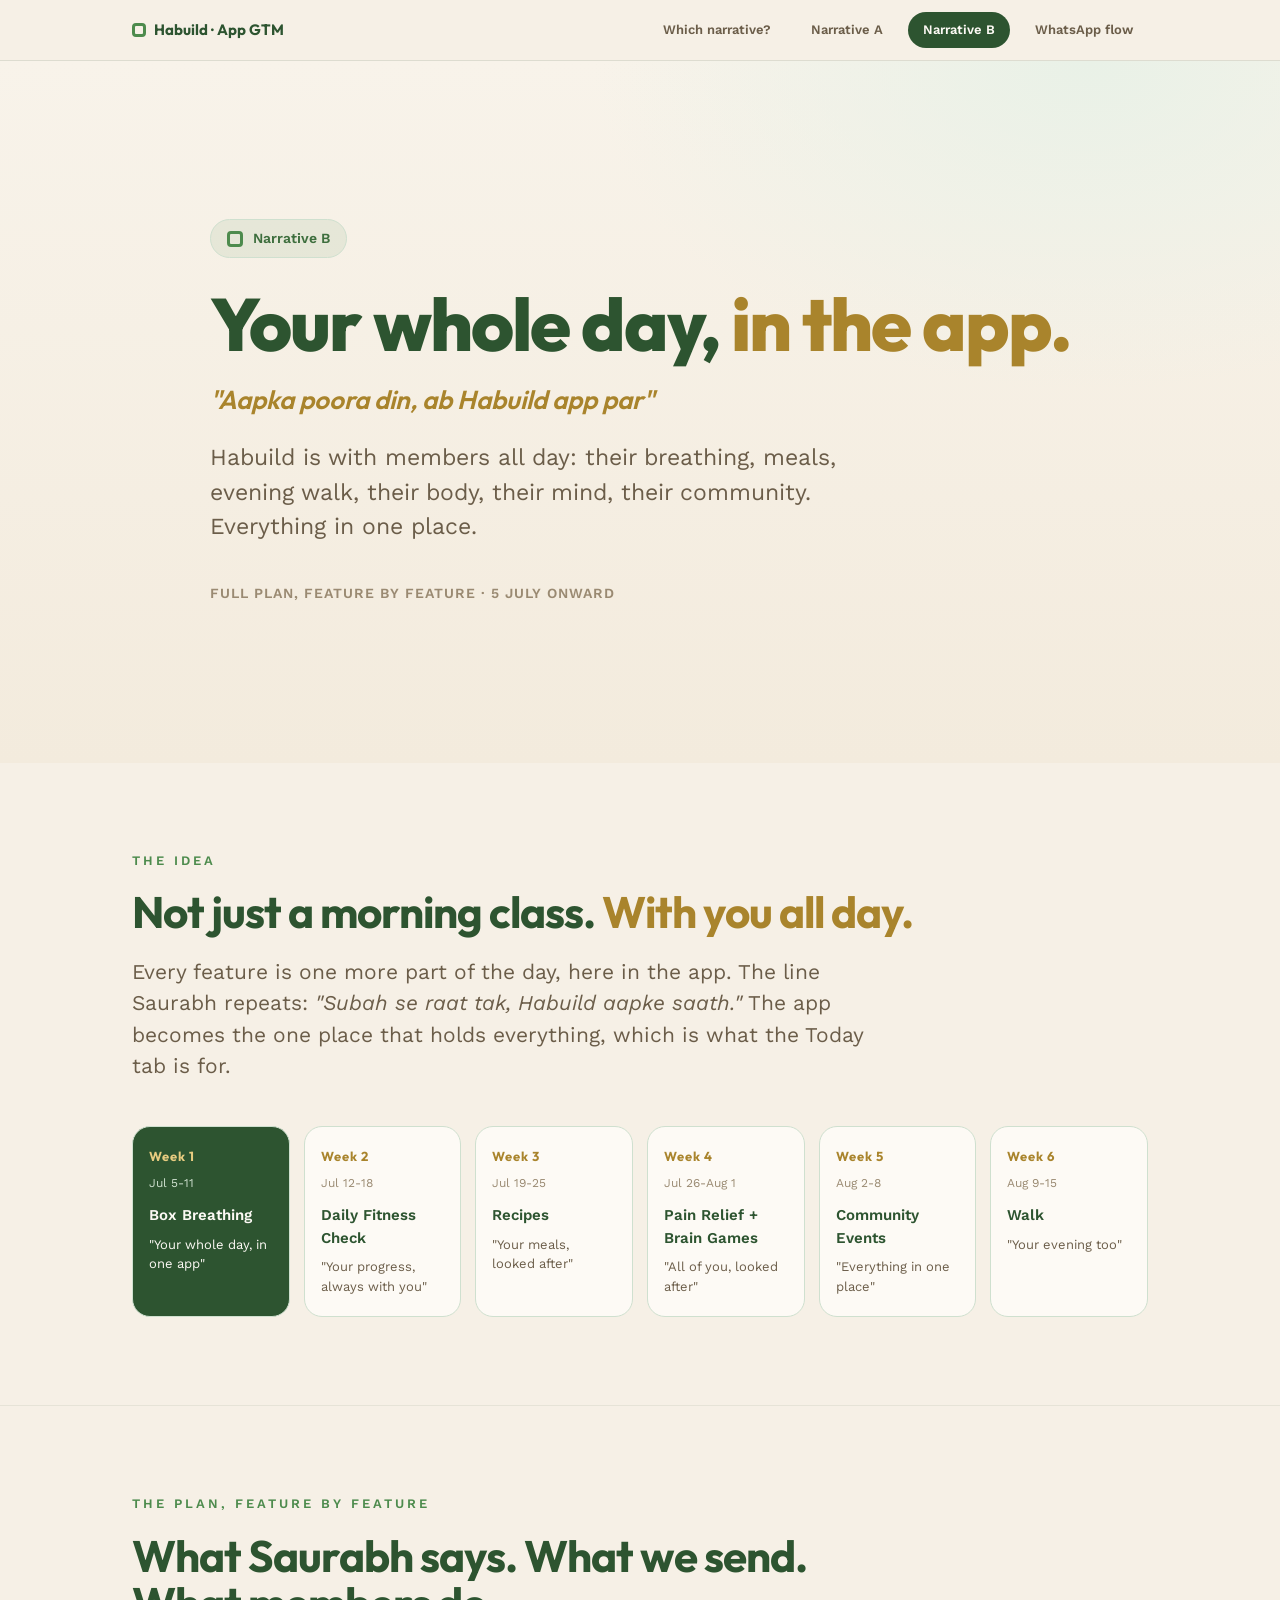
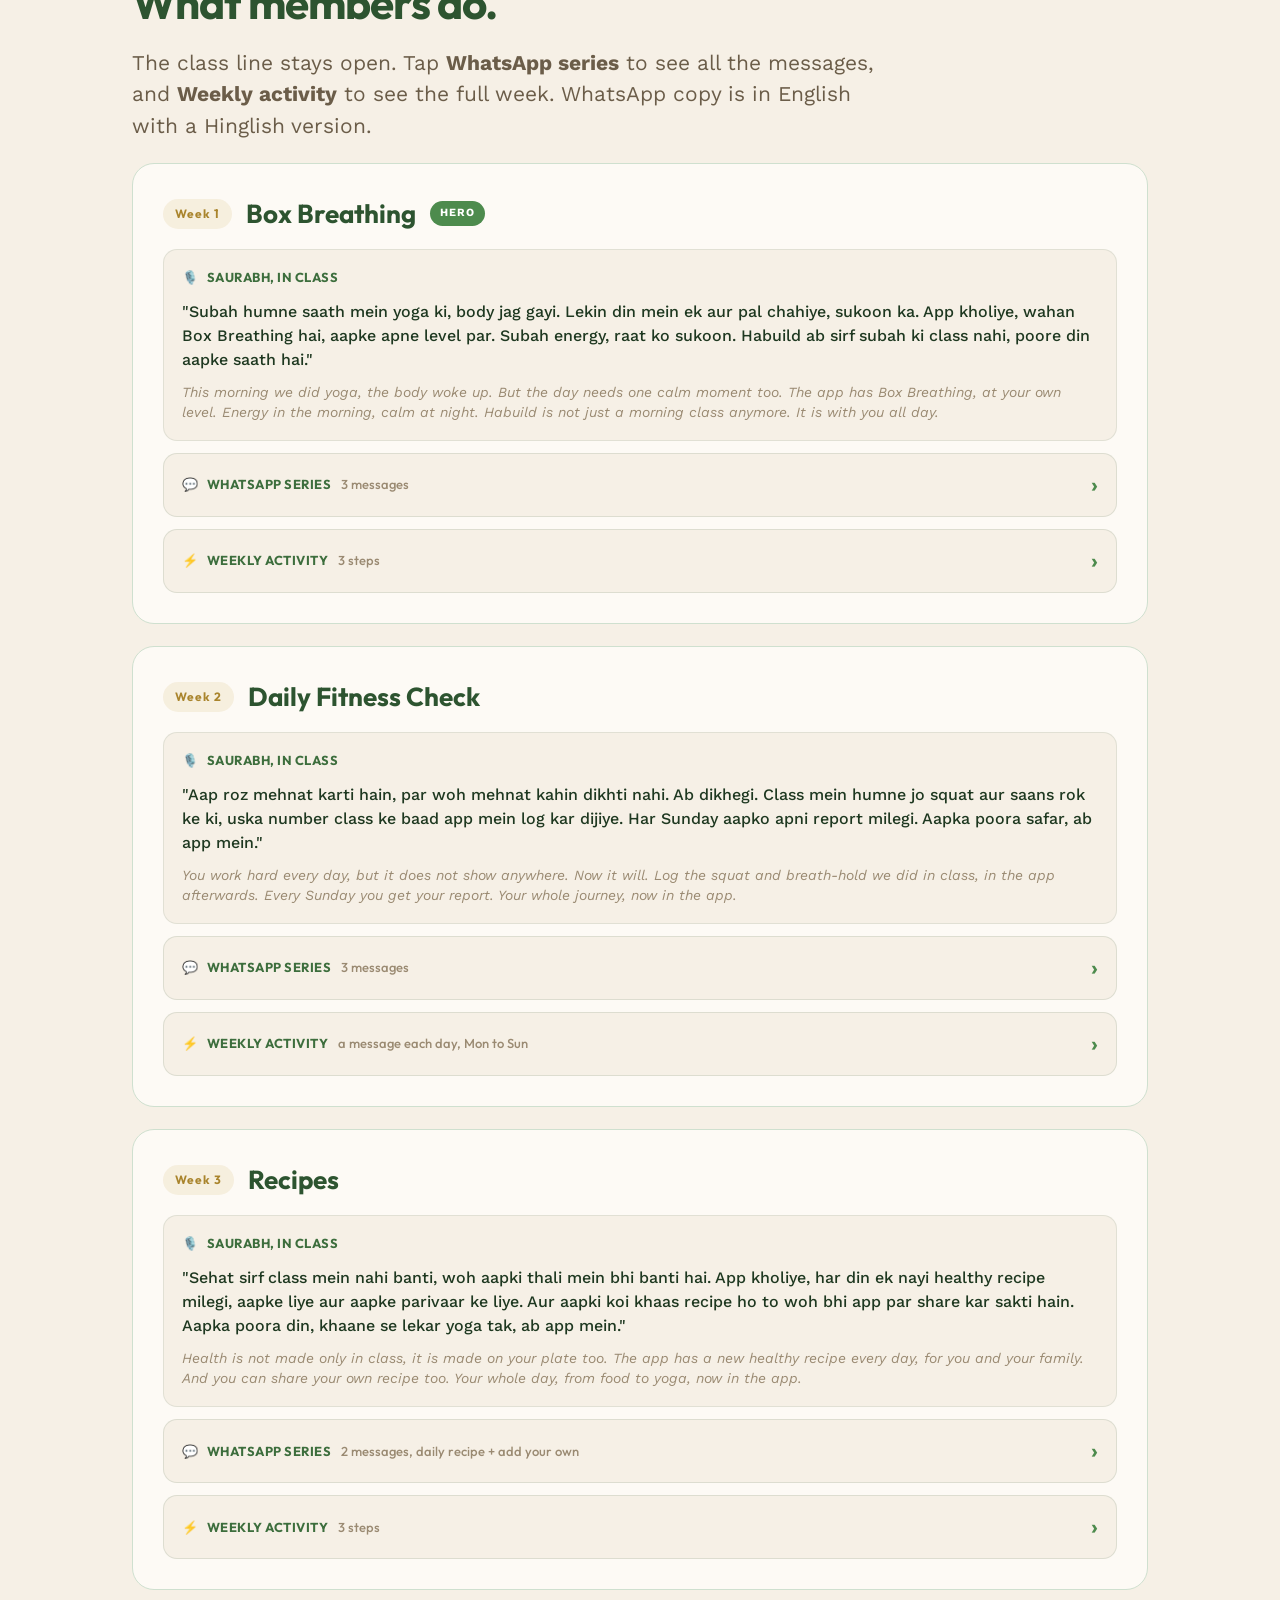
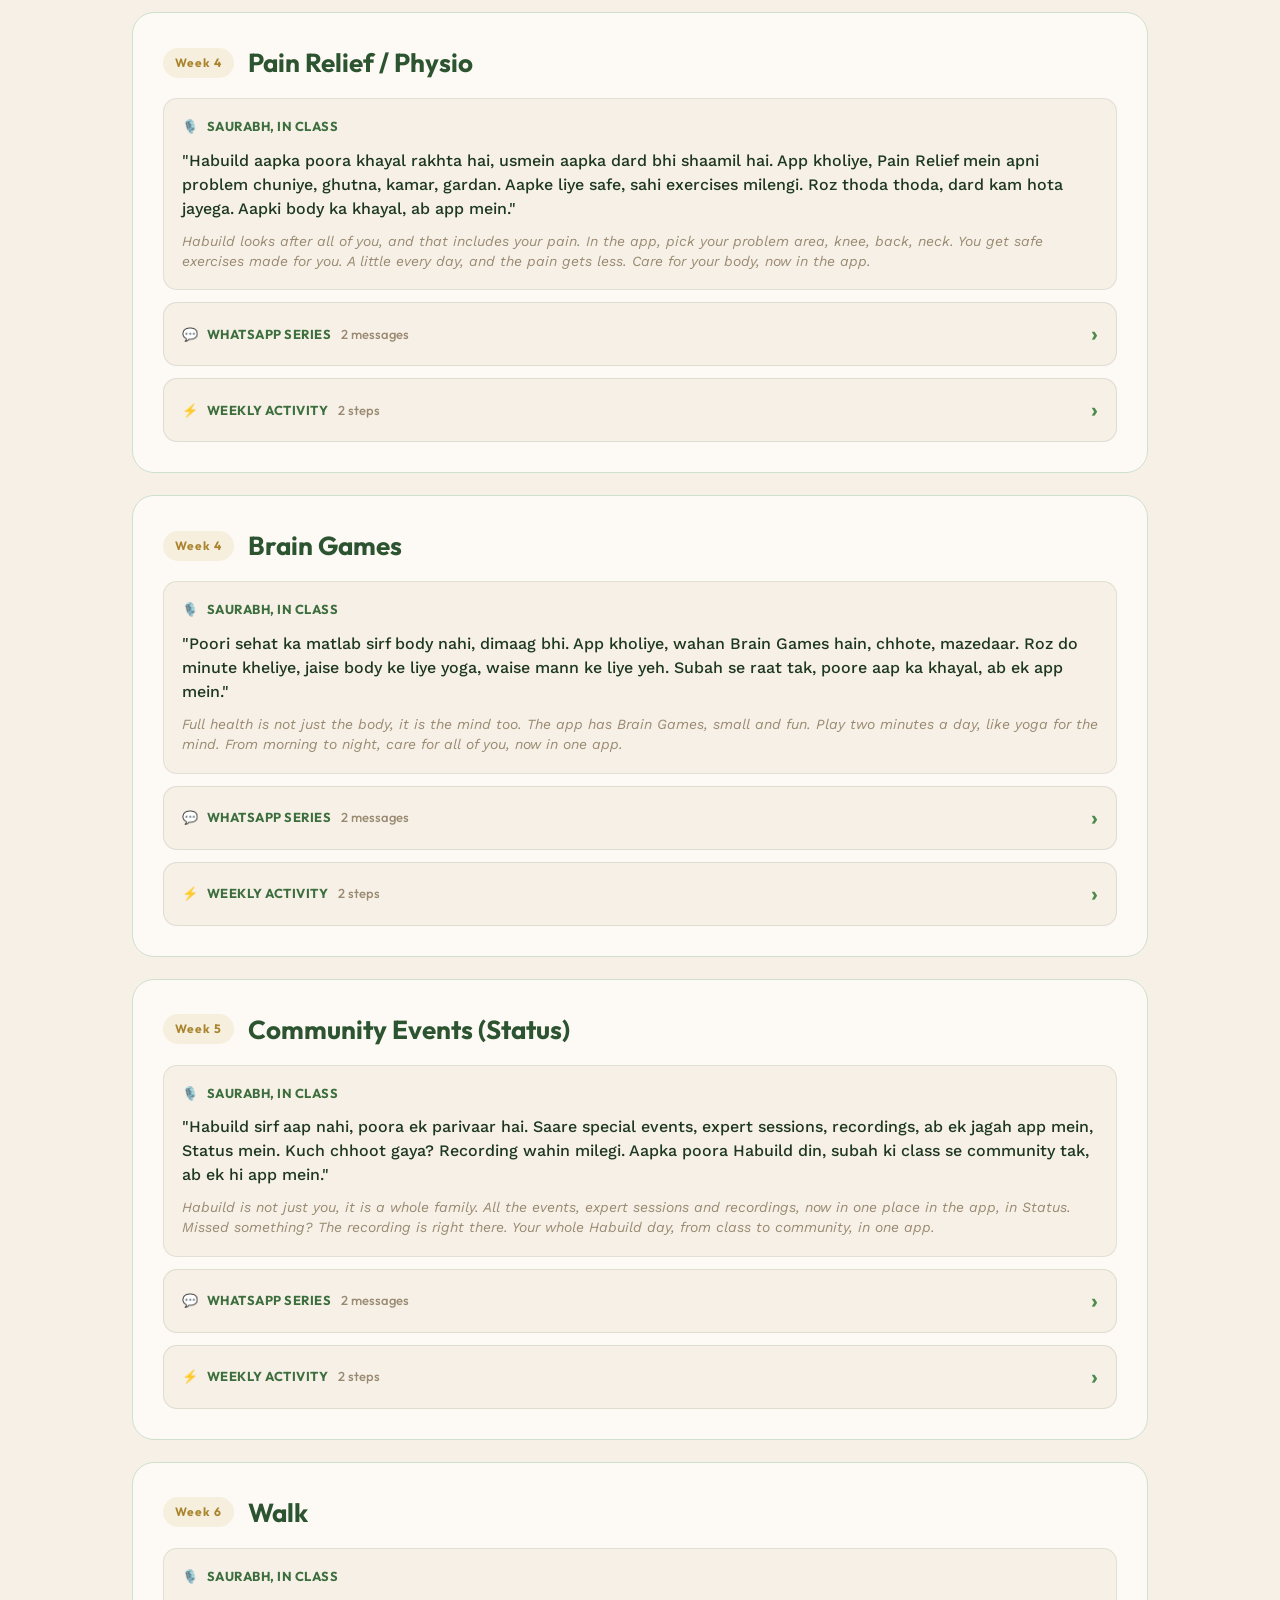
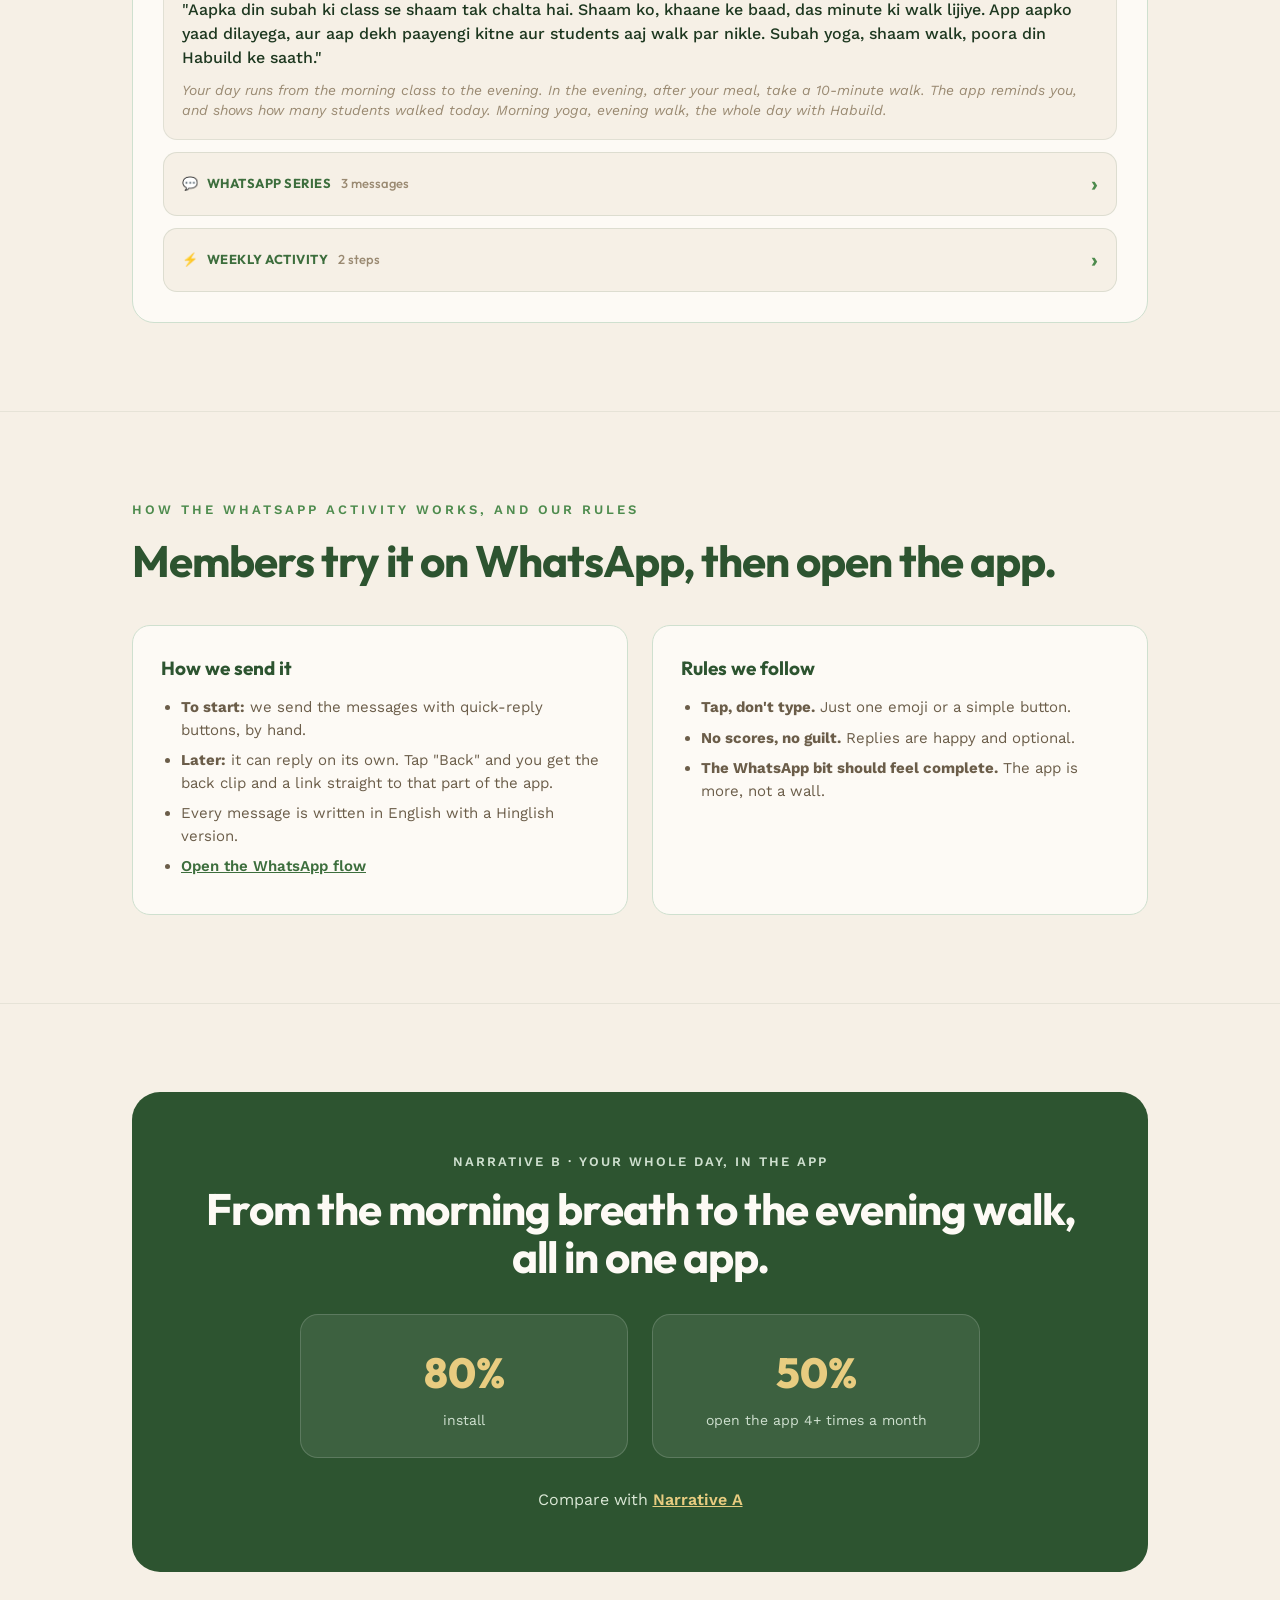
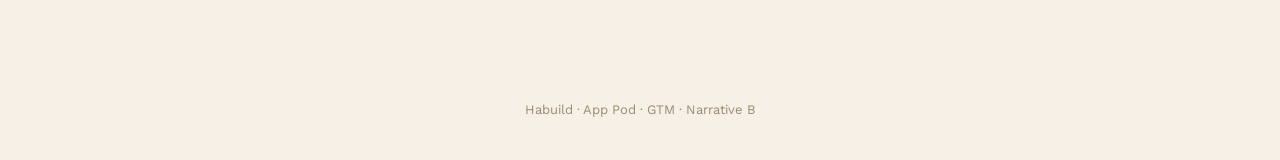
<file: gtm-deck-B-whole-day.html>
<!DOCTYPE html>
<html lang="en">
<head>
<meta charset="UTF-8" />
<meta name="viewport" content="width=device-width, initial-scale=1.0" />
<title>Narrative B · Your whole day, in the app</title>
<link rel="stylesheet" href="deck.css">
</head>
<body>

<nav class="decknav"><div class="inner">
  <span class="brand"><span class="sq"></span> Habuild · App GTM</span>
  <a href="gtm-deck-0-which-narrative.html">Which narrative?</a>
  <a href="gtm-deck-A-class-beginning.html">Narrative A</a>
  <a class="active" href="gtm-deck-B-whole-day.html">Narrative B</a>
  <a href="whatsapp-flow-mockup.html">WhatsApp flow</a>
</div></nav>

<section class="hero">
  <div class="wrap">
    <span class="badge"><span class="breath-sq"></span> Narrative B</span>
    <h1>Your whole day, <span class="gold">in the app.</span></h1>
    <div class="hindi">"Aapka poora din, ab Habuild app par"</div>
    <p class="sub">Habuild is with members all day: their breathing, meals, evening walk, their body, their mind, their community. Everything in one place.</p>
    <div class="meta">Full plan, feature by feature · 5 July onward</div>
  </div>
</section>

<section>
  <div class="wrap">
    <div class="eyebrow">The idea</div>
    <h2>Not just a morning class. <span class="gold">With you all day.</span></h2>
    <p class="lead">Every feature is one more part of the day, here in the app. The line Saurabh repeats: <em>"Subah se raat tak, Habuild aapke saath."</em> The app becomes the one place that holds everything, which is what the Today tab is for.</p>
    <div class="cal">
      <div class="week hero-week"><div class="wk">Week 1</div><div class="dt">Jul 5-11</div><div class="feat">Box Breathing</div><div class="second">"Your whole day, in one app"</div></div>
      <div class="week"><div class="wk">Week 2</div><div class="dt">Jul 12-18</div><div class="feat">Daily Fitness Check</div><div class="second">"Your progress, always with you"</div></div>
      <div class="week"><div class="wk">Week 3</div><div class="dt">Jul 19-25</div><div class="feat">Recipes</div><div class="second">"Your meals, looked after"</div></div>
      <div class="week"><div class="wk">Week 4</div><div class="dt">Jul 26-Aug 1</div><div class="feat">Pain Relief + Brain Games</div><div class="second">"All of you, looked after"</div></div>
      <div class="week"><div class="wk">Week 5</div><div class="dt">Aug 2-8</div><div class="feat">Community Events</div><div class="second">"Everything in one place"</div></div>
      <div class="week"><div class="wk">Week 6</div><div class="dt">Aug 9-15</div><div class="feat">Walk</div><div class="second">"Your evening too"</div></div>
    </div>
  </div>
</section>

<section>
  <div class="wrap">
    <div class="eyebrow">The plan, feature by feature</div>
    <h2>What Saurabh says. What we send.<br>What members do.</h2>
    <p class="lead">The class line stays open. Tap <b>WhatsApp series</b> to see all the messages, and <b>Weekly activity</b> to see the full week. WhatsApp copy is in English with a Hinglish version.</p>

    <!-- 1 Box Breathing -->
    <div class="feat-block">
      <div class="feat-head"><span class="wkbadge">Week 1</span><h3>Box Breathing</h3><span class="hero-tag">Hero</span></div>
      <div class="incol"><div class="ch"><span>🎙️</span> Saurabh, in class</div>
        <p class="hi">"Subah humne saath mein yoga ki, body jag gayi. Lekin din mein ek aur pal chahiye, sukoon ka. App kholiye, wahan Box Breathing hai, aapke apne level par. Subah energy, raat ko sukoon. Habuild ab sirf subah ki class nahi, poore din aapke saath hai."</p>
        <p class="en">This morning we did yoga, the body woke up. But the day needs one calm moment too. The app has Box Breathing, at your own level. Energy in the morning, calm at night. Habuild is not just a morning class anymore. It is with you all day.</p>
      </div>
      <details class="exp"><summary><span class="ch"><span>💬</span> WhatsApp series</span> <span class="cnt">3 messages</span><span class="chev">›</span></summary>
        <div class="ibody">
          <div class="msg"><div class="mlabel">Message 1, day of class</div><div class="en">"🌬️ Your morning is full of energy. Now your evening can be calm. On the app, Box Breathing is your own. Your level, your count, a 2-minute breath anytime in your day. 👉 [app link]"</div></div>
          <div class="msg"><div class="mlabel">Message 2, two days later</div><div class="en">"Your breathing has levels. Start at 2 minutes and go at your own pace, all the way to 128 sessions. No rush, no scores. See your level 👉 [app link]"</div></div>
          <div class="msg"><div class="mlabel">Message 3, evening, a few days later</div><div class="en">"🌙 Wherever your day is, 2 minutes of Box Breathing brings you back to calm. Open it tonight if you like. 👉 [app link]"</div></div>
        </div>
      </details>
      <details class="exp"><summary><span class="ch"><span>⚡</span> Weekly activity</span> <span class="cnt">3 steps</span><span class="chev">›</span></summary>
        <div class="ibody">
          <div class="msg"><div class="mlabel">Step 1, breathe one round in WhatsApp</div><div class="en">"🌬️ Let's breathe together, right now. In for 4, hold 4, out for 4. Done one round? [Done 🌬️] [One more]"</div><div class="hg">Hinglish: "🌬️ Chaliye abhi ek saath saans lete hain. Andar 4, roko 4, bahar 4. Ek round hua? [Ho gaya 🌬️] [Ek aur]"</div></div>
          <div class="msg"><div class="mlabel">Step 2, a small fact</div><div class="en">"Did you know? Just 2 minutes of slow breathing can calm your mind in one go."</div><div class="hg">Hinglish: "Kya aap jaante hain? Sirf 2 minute slow breathing aapke mann ko ek hi baar mein shaant kar sakti hai."</div></div>
          <div class="msg"><div class="mlabel">Step 3, open the app</div><div class="en">"On WhatsApp we all breathe the same way. On the app it follows your level and counts every session, up to 128. See your level 👉"</div><div class="hg">Hinglish: "WhatsApp par hum sab ek jaisi saans lete hain. App par yeh aapke apne level par hai, 128 sessions tak. Apna level dekhiye 👉"</div></div>
        </div>
      </details>
    </div>

    <!-- 2 Daily Fitness Check -->
    <div class="feat-block">
      <div class="feat-head"><span class="wkbadge">Week 2</span><h3>Daily Fitness Check</h3></div>
      <div class="incol"><div class="ch"><span>🎙️</span> Saurabh, in class</div>
        <p class="hi">"Aap roz mehnat karti hain, par woh mehnat kahin dikhti nahi. Ab dikhegi. Class mein humne jo squat aur saans rok ke ki, uska number class ke baad app mein log kar dijiye. Har Sunday aapko apni report milegi. Aapka poora safar, ab app mein."</p>
        <p class="en">You work hard every day, but it does not show anywhere. Now it will. Log the squat and breath-hold we did in class, in the app afterwards. Every Sunday you get your report. Your whole journey, now in the app.</p>
      </div>
      <details class="exp"><summary><span class="ch"><span>💬</span> WhatsApp series</span> <span class="cnt">3 messages</span><span class="chev">›</span></summary>
        <div class="ibody">
          <div class="msg"><div class="mlabel">Message 1, when it goes live</div><div class="en">"✅ Your hard work should be seen. Note your squats and breath-hold in the app, and watch your strength grow week by week. 👉 [app link]"</div></div>
          <div class="msg"><div class="mlabel">Message 2, Sunday</div><div class="en">"📈 It's Sunday. Your weekly report is in the app. How regular you were, how your body is doing. Only for you. 👉 [app link]"</div></div>
          <div class="msg"><div class="mlabel">Message 3, gentle reminder</div><div class="en">"Your whole journey is saved in the app now. Open it to see how far you've come. 👉 [app link]"</div></div>
        </div>
      </details>
      <details class="exp"><summary><span class="ch"><span>⚡</span> Weekly activity</span> <span class="cnt">a message each day, Mon to Sun</span><span class="chev">›</span></summary>
        <div class="ibody">
          <div class="msg"><div class="mlabel">Mon, breathing hold</div><div class="en">"🫁 We held our breath in class today. Log your seconds in the app, it takes a moment. 👉"</div><div class="hg">Hinglish: "🫁 Aaj humne breath hold ki. Apna number app mein log karna na bhoolein, bas 2 second. 👉"</div></div>
          <div class="msg"><div class="mlabel">Tue, squats</div><div class="en">"🦵 Did your squats? Log the count in the app and watch yourself get better each week. 👉"</div><div class="hg">Hinglish: "🦵 Squats ho gaye? Apna count app mein log kar dijiye. 👉"</div></div>
          <div class="msg"><div class="mlabel">Wed, wall push-ups</div><div class="en">"💪 Log today's wall push-ups in the app. That's where your progress is saved. 👉"</div><div class="hg">Hinglish: "💪 Aaj ke wall push-ups app mein log karna na bhoolein. 👉"</div></div>
          <div class="msg"><div class="mlabel">Thu, plank hold</div><div class="en">"⏱️ Remember your plank seconds? Log them in the app, it only takes a moment. 👉"</div><div class="hg">Hinglish: "⏱️ Plank ki second yaad hai? App mein log kar dijiye. 👉"</div></div>
          <div class="msg"><div class="mlabel">Fri, single-leg balance</div><div class="en">"🧍‍♀️ Log today's balance time in the app. Slowly, you will get steadier. 👉"</div><div class="hg">Hinglish: "🧍‍♀️ Aaj ke balance ka time app mein log karein. 👉"</div></div>
          <div class="msg"><div class="mlabel">Sat, flexibility reach</div><div class="en">"🤸‍♀️ How far did your hands reach today? Log it and watch your flexibility grow. 👉"</div><div class="hg">Hinglish: "🤸‍♀️ Aaj aapka haath kahan tak pahuncha? App mein log kar dijiye. 👉"</div></div>
          <div class="msg"><div class="mlabel">Sun, weekly report</div><div class="en">"📊 Your weekly report is ready. Open the app to see how far you've come. Only for you. 👉"</div><div class="hg">Hinglish: "📊 Aapke hafte ki report tayyar hai! App kholiye. 👉"</div></div>
        </div>
      </details>
    </div>

    <!-- 3 Recipes -->
    <div class="feat-block">
      <div class="feat-head"><span class="wkbadge">Week 3</span><h3>Recipes</h3></div>
      <div class="incol"><div class="ch"><span>🎙️</span> Saurabh, in class</div>
        <p class="hi">"Sehat sirf class mein nahi banti, woh aapki thali mein bhi banti hai. App kholiye, har din ek nayi healthy recipe milegi, aapke liye aur aapke parivaar ke liye. Aur aapki koi khaas recipe ho to woh bhi app par share kar sakti hain. Aapka poora din, khaane se lekar yoga tak, ab app mein."</p>
        <p class="en">Health is not made only in class, it is made on your plate too. The app has a new healthy recipe every day, for you and your family. And you can share your own recipe too. Your whole day, from food to yoga, now in the app.</p>
      </div>
      <details class="exp"><summary><span class="ch"><span>💬</span> WhatsApp series</span> <span class="cnt">2 messages, daily recipe + add your own</span><span class="chev">›</span></summary>
        <div class="ibody">
          <div class="msg"><div class="mlabel">Message 1, daily recipe</div><div class="en">"🥗 Your meals are part of your health too. Every day the Habuild app has a new, easy, healthy recipe for you and your family. 👉 [app link]"</div></div>
          <div class="msg"><div class="mlabel">Message 2, add your own</div><div class="en">"👩‍🍳 Have a dish you make often? Add your own recipe in the Habuild app. It is saved in your cookbook and can reach the whole community. 👉 [app link]"</div></div>
        </div>
      </details>
      <details class="exp"><summary><span class="ch"><span>⚡</span> Weekly activity</span> <span class="cnt">3 steps</span><span class="chev">›</span></summary>
        <div class="ibody">
          <div class="msg"><div class="mlabel">Step 1, one full recipe</div><div class="en">"🥗 Today's recipe: Ragi Dosa. [photo + 3 steps] Liked it? There are 50+ more like this in the app 👉"</div><div class="hg">Hinglish: "🥗 Aaj ki recipe: Ragi Dosa. Pasand aayi? Aise 50+ recipes app par 👉"</div></div>
          <div class="msg"><div class="mlabel">Step 2, a member's recipe</div><div class="en">"Sunita from Nagpur shared her ragi dosa with the community. You can share your favourite dish too. Add it in the app. 👉"</div><div class="hg">Hinglish: "Nagpur ki Sunita ji ne apni ragi dosa share ki. Aap bhi apni dish share kar sakti hain. 👉"</div></div>
          <div class="msg"><div class="mlabel">Step 3, ask what's next</div><div class="en">"Which recipe should we share next? [Diabetes] [Weight] [Joint pain]. Find your pick in the app. 👉"</div><div class="hg">Hinglish: "Agli recipe kis liye? [Sugar] [Weight] [Jodon ka dard]. App par dhoondhiye. 👉"</div></div>
        </div>
      </details>
    </div>

    <!-- 4 Pain Relief -->
    <div class="feat-block">
      <div class="feat-head"><span class="wkbadge">Week 4</span><h3>Pain Relief / Physio</h3></div>
      <div class="incol"><div class="ch"><span>🎙️</span> Saurabh, in class</div>
        <p class="hi">"Habuild aapka poora khayal rakhta hai, usmein aapka dard bhi shaamil hai. App kholiye, Pain Relief mein apni problem chuniye, ghutna, kamar, gardan. Aapke liye safe, sahi exercises milengi. Roz thoda thoda, dard kam hota jayega. Aapki body ka khayal, ab app mein."</p>
        <p class="en">Habuild looks after all of you, and that includes your pain. In the app, pick your problem area, knee, back, neck. You get safe exercises made for you. A little every day, and the pain gets less. Care for your body, now in the app.</p>
      </div>
      <details class="exp"><summary><span class="ch"><span>💬</span> WhatsApp series</span> <span class="cnt">2 messages</span><span class="chev">›</span></summary>
        <div class="ibody">
          <div class="msg"><div class="mlabel">Message 1, when it goes live</div><div class="en">"💚 Looking after all of you means your aches too. The Habuild app now has Pain Relief. Pick your problem area and get safe exercises made for it. 👉 [app link]"</div></div>
          <div class="msg"><div class="mlabel">Message 2, safe and simple</div><div class="en">"No guessing. Pick your pain area, follow the right movements, and feel better day by day. 👉 [app link]"</div></div>
        </div>
      </details>
      <details class="exp"><summary><span class="ch"><span>⚡</span> Weekly activity</span> <span class="cnt">2 steps</span><span class="chev">›</span></summary>
        <div class="ibody">
          <div class="msg"><div class="mlabel">Step 1, a quick poll</div><div class="en">"Where do you feel pain the most? [Knee] [Back] [Neck] [Shoulder]. Tap one and we will send you an exercise for it."</div><div class="hg">Hinglish: "Sabse zyada dard kahan hota hai? [Ghutna] [Kamar] [Gardan] [Kandha]. Ek tap kijiye."</div></div>
          <div class="msg"><div class="mlabel">Step 2, the clip and the plan</div><div class="en">"Here is one move for your knee. Your full plan for that area, with safe daily exercises, is in the app. 👉"</div><div class="hg">Hinglish: "Yeh raha ghutne ke liye ek exercise. Aapke area ka poora plan app par hai. 👉"</div></div>
        </div>
      </details>
    </div>

    <!-- 5 Brain Games -->
    <div class="feat-block">
      <div class="feat-head"><span class="wkbadge">Week 4</span><h3>Brain Games</h3></div>
      <div class="incol"><div class="ch"><span>🎙️</span> Saurabh, in class</div>
        <p class="hi">"Poori sehat ka matlab sirf body nahi, dimaag bhi. App kholiye, wahan Brain Games hain, chhote, mazedaar. Roz do minute kheliye, jaise body ke liye yoga, waise mann ke liye yeh. Subah se raat tak, poore aap ka khayal, ab ek app mein."</p>
        <p class="en">Full health is not just the body, it is the mind too. The app has Brain Games, small and fun. Play two minutes a day, like yoga for the mind. From morning to night, care for all of you, now in one app.</p>
      </div>
      <details class="exp"><summary><span class="ch"><span>💬</span> WhatsApp series</span> <span class="cnt">2 messages</span><span class="chev">›</span></summary>
        <div class="ibody">
          <div class="msg"><div class="mlabel">Message 1, when it goes live</div><div class="en">"🧩 A full day of health includes your mind. The Habuild app has small, fun Brain Games for a few minutes a day. 👉 [app link]"</div></div>
          <div class="msg"><div class="mlabel">Message 2, a daily habit</div><div class="en">"Like yoga for your body, a small game for your mind. Play one whenever you like. 👉 [app link]"</div></div>
        </div>
      </details>
      <details class="exp"><summary><span class="ch"><span>⚡</span> Weekly activity</span> <span class="cnt">2 steps</span><span class="chev">›</span></summary>
        <div class="ibody">
          <div class="msg"><div class="mlabel">Step 1, a quick puzzle</div><div class="en">"🧩 Quick one: how many triangles do you see? Reply with your answer, we'll share it tomorrow."</div><div class="hg">Hinglish: "🧩 Kitne triangle dikh rahe hain? Apna jawab reply kijiye, kal batayenge!"</div></div>
          <div class="msg"><div class="mlabel">Step 2, the answer</div><div class="en">"Yesterday's answer: 8 triangles. Liked it? A new game waits for you every day in the app. 👉"</div><div class="hg">Hinglish: "Kal ka jawab: 8 triangle! Roz ek nayi game app par. 👉"</div></div>
        </div>
      </details>
    </div>

    <!-- 6 Community Events -->
    <div class="feat-block">
      <div class="feat-head"><span class="wkbadge">Week 5</span><h3>Community Events (Status)</h3></div>
      <div class="incol"><div class="ch"><span>🎙️</span> Saurabh, in class</div>
        <p class="hi">"Habuild sirf aap nahi, poora ek parivaar hai. Saare special events, expert sessions, recordings, ab ek jagah app mein, Status mein. Kuch chhoot gaya? Recording wahin milegi. Aapka poora Habuild din, subah ki class se community tak, ab ek hi app mein."</p>
        <p class="en">Habuild is not just you, it is a whole family. All the events, expert sessions and recordings, now in one place in the app, in Status. Missed something? The recording is right there. Your whole Habuild day, from class to community, in one app.</p>
      </div>
      <details class="exp"><summary><span class="ch"><span>💬</span> WhatsApp series</span> <span class="cnt">2 messages</span><span class="chev">›</span></summary>
        <div class="ibody">
          <div class="msg"><div class="mlabel">Message 1, when it goes live</div><div class="en">"✨ Your community is part of your day too. All your Habuild events and recordings are now in one place in the app, never lost in the scroll. 👉 [app link]"</div></div>
          <div class="msg"><div class="mlabel">Message 2, recordings</div><div class="en">"Missed an event? Every recording and resource is saved in the app, ready whenever you are. 👉 [app link]"</div></div>
        </div>
      </details>
      <details class="exp"><summary><span class="ch"><span>⚡</span> Weekly activity</span> <span class="cnt">2 steps</span><span class="chev">›</span></summary>
        <div class="ibody">
          <div class="msg"><div class="mlabel">Step 1, the recording</div><div class="en">"Missed yesterday's expert session? The full recording is saved in the app, in Status. 👉"</div><div class="hg">Hinglish: "Kal ka session miss ho gaya? Poori recording app ke Status mein. 👉"</div></div>
          <div class="msg"><div class="mlabel">Step 2, the schedule</div><div class="en">"This week's events, all in one place in the app, never lost in the scroll. 👉"</div><div class="hg">Hinglish: "Is hafte ke saare events, ek jagah app par. 👉"</div></div>
        </div>
      </details>
    </div>

    <!-- 7 Walk -->
    <div class="feat-block">
      <div class="feat-head"><span class="wkbadge">Week 6</span><h3>Walk</h3></div>
      <div class="incol"><div class="ch"><span>🎙️</span> Saurabh, in class</div>
        <p class="hi">"Aapka din subah ki class se shaam tak chalta hai. Shaam ko, khaane ke baad, das minute ki walk lijiye. App aapko yaad dilayega, aur aap dekh paayengi kitne aur students aaj walk par nikle. Subah yoga, shaam walk, poora din Habuild ke saath."</p>
        <p class="en">Your day runs from the morning class to the evening. In the evening, after your meal, take a 10-minute walk. The app reminds you, and shows how many students walked today. Morning yoga, evening walk, the whole day with Habuild.</p>
      </div>
      <details class="exp"><summary><span class="ch"><span>💬</span> WhatsApp series</span> <span class="cnt">3 messages</span><span class="chev">›</span></summary>
        <div class="ibody">
          <div class="msg"><div class="mlabel">Message 1, when it goes live</div><div class="en">"🚶‍♀️ Your evening is part of your health day too. The app now has Walk, a gentle check-in after your meal, with the community alongside you. 👉 [app link]"</div></div>
          <div class="msg"><div class="mlabel">Message 2, why it helps</div><div class="en">"A 10-minute walk after lunch helps your body settle. Set a reminder in the app. 👉 [app link]"</div></div>
          <div class="msg"><div class="mlabel">Message 3, walk together</div><div class="en">"You won't be walking alone. See how many students stepped out this evening. 👉 [app link]"</div></div>
        </div>
      </details>
      <details class="exp"><summary><span class="ch"><span>⚡</span> Weekly activity</span> <span class="cnt">2 steps</span><span class="chev">›</span></summary>
        <div class="ibody">
          <div class="msg"><div class="mlabel">Step 1, an evening check-in</div><div class="en">"🚶‍♀️ Heading out for your evening walk? Reply with 🚶‍♀️."</div><div class="hg">Hinglish: "🚶‍♀️ Shaam ki walk par nikal rahi hain? 🚶‍♀️ reply kijiye."</div></div>
          <div class="msg"><div class="mlabel">Step 2, walk together</div><div class="en">"See how many students walked with you this evening, in the app. 👉"</div><div class="hg">Hinglish: "App par dekhiye aaj kitne students saath chale. 👉"</div></div>
        </div>
      </details>
    </div>

  </div>
</section>

<section>
  <div class="wrap">
    <div class="eyebrow">How the WhatsApp activity works, and our rules</div>
    <h2>Members try it on WhatsApp, then open the app.</h2>
    <div class="grid2">
      <div class="gcard">
        <h3>How we send it</h3>
        <ul>
          <li><b>To start:</b> we send the messages with quick-reply buttons, by hand.</li>
          <li><b>Later:</b> it can reply on its own. Tap "Back" and you get the back clip and a link straight to that part of the app.</li>
          <li>Every message is written in English with a Hinglish version.</li>
          <li><a href="whatsapp-flow-mockup.html" target="_blank" style="color:var(--sage-600);font-weight:600;">Open the WhatsApp flow</a></li>
        </ul>
      </div>
      <div class="gcard">
        <h3>Rules we follow</h3>
        <ul>
          <li><b>Tap, don't type.</b> Just one emoji or a simple button.</li>
          <li><b>No scores, no guilt.</b> Replies are happy and optional.</li>
          <li><b>The WhatsApp bit should feel complete.</b> The app is more, not a wall.</li>
        </ul>
      </div>
    </div>
  </div>
</section>

<section style="border-bottom:none;">
  <div class="wrap">
    <div class="close">
      <div class="small">Narrative B · your whole day, in the app</div>
      <h2 style="margin-top:14px;">From the morning breath to the evening walk, all in one app.</h2>
      <div class="metricrow">
        <div class="metric"><div class="num">80%</div><div class="lbl">install</div></div>
        <div class="metric"><div class="num">50%</div><div class="lbl">open the app 4+ times a month</div></div>
      </div>
      <p style="color:#dbe8d6;margin-top:30px;font-size:16px;">Compare with <a href="gtm-deck-A-class-beginning.html" style="color:#e8cc80;font-weight:600;">Narrative A</a></p>
    </div>
  </div>
</section>

<footer>Habuild · App Pod · GTM · Narrative B</footer>
</body>
</html>
</file>
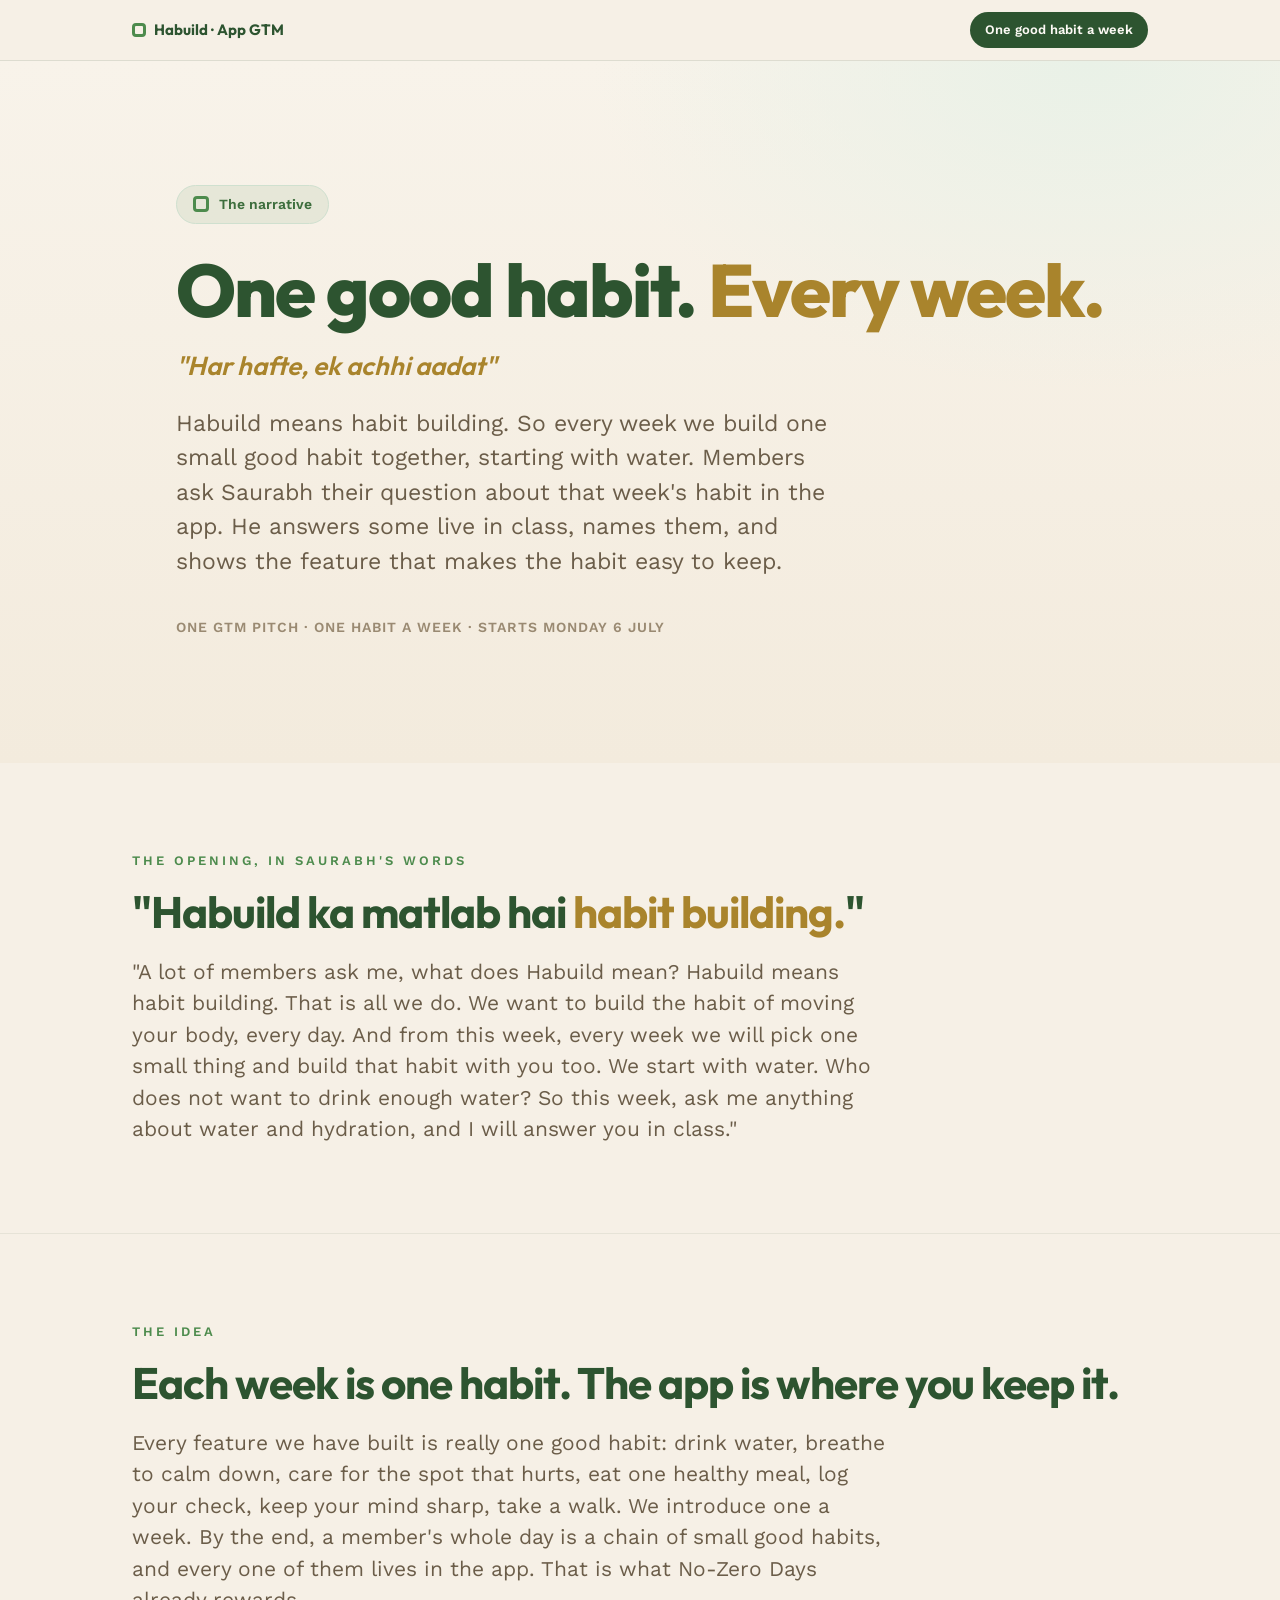
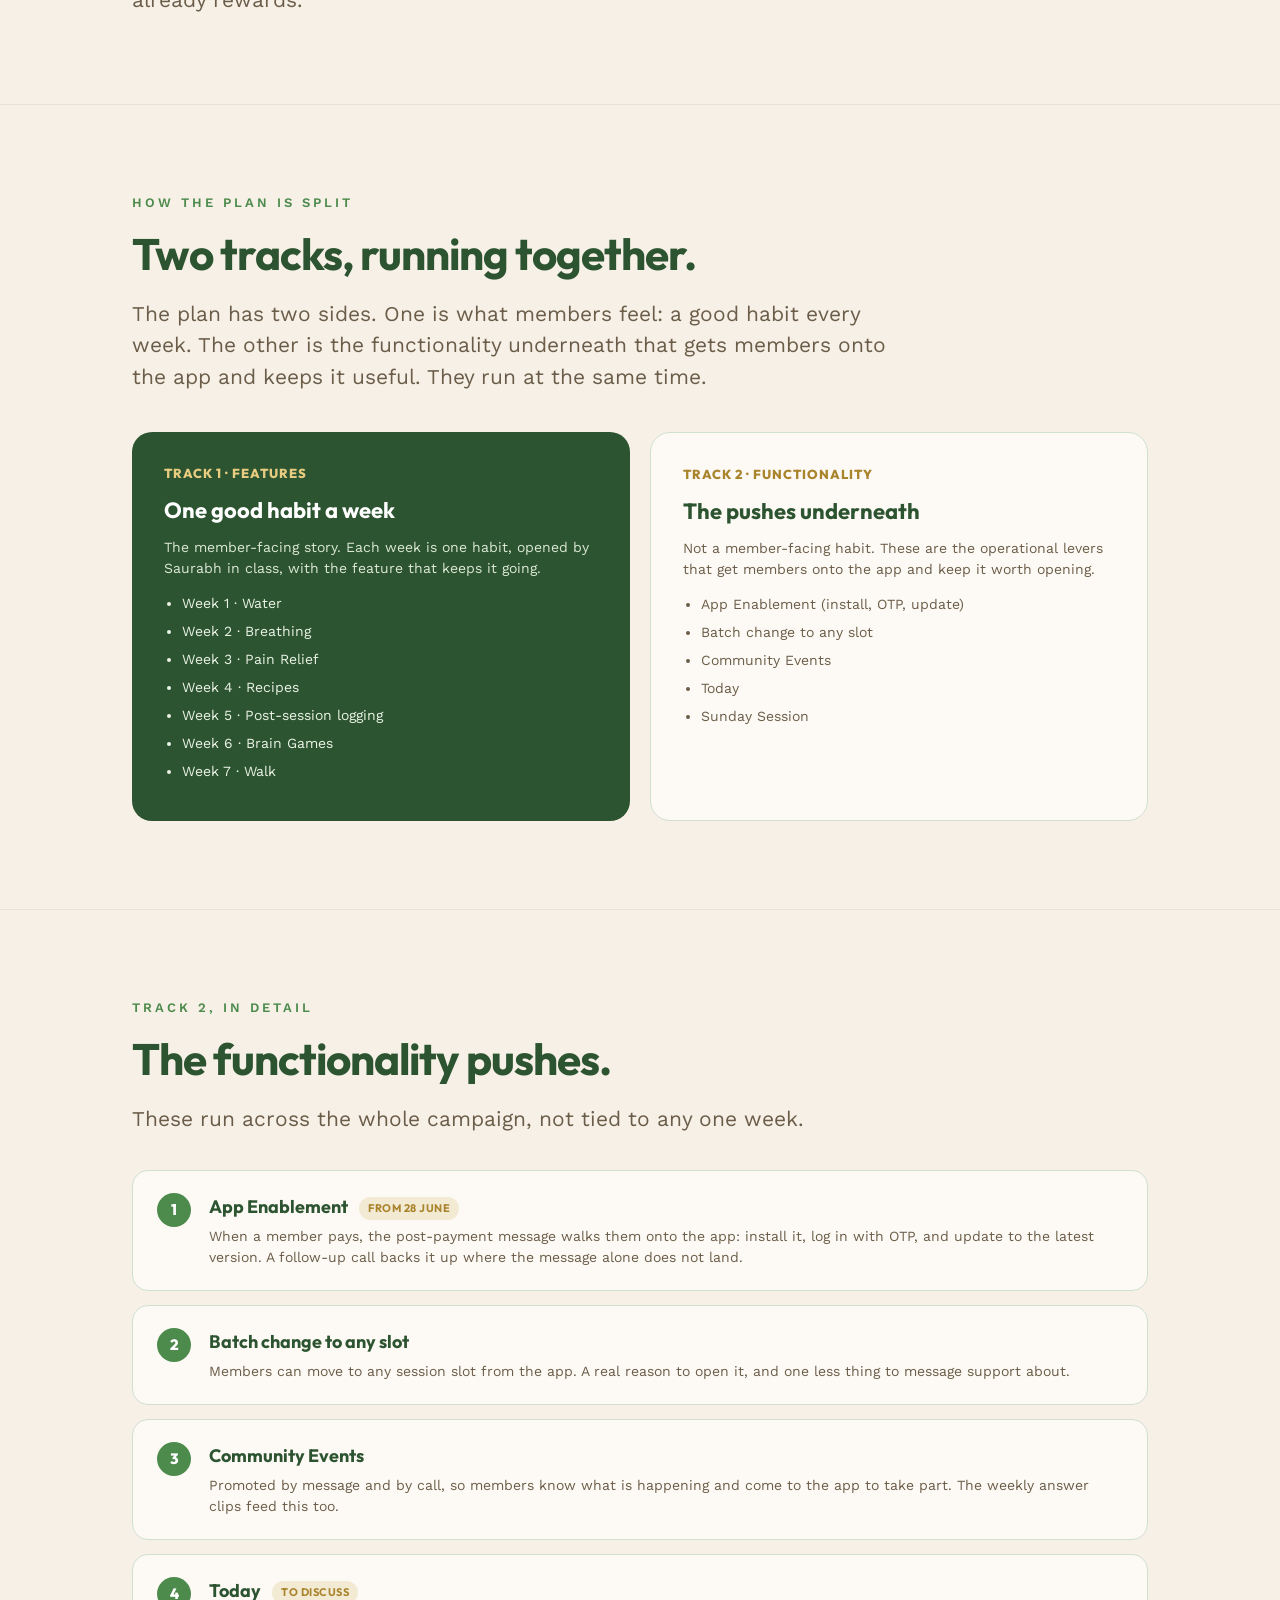
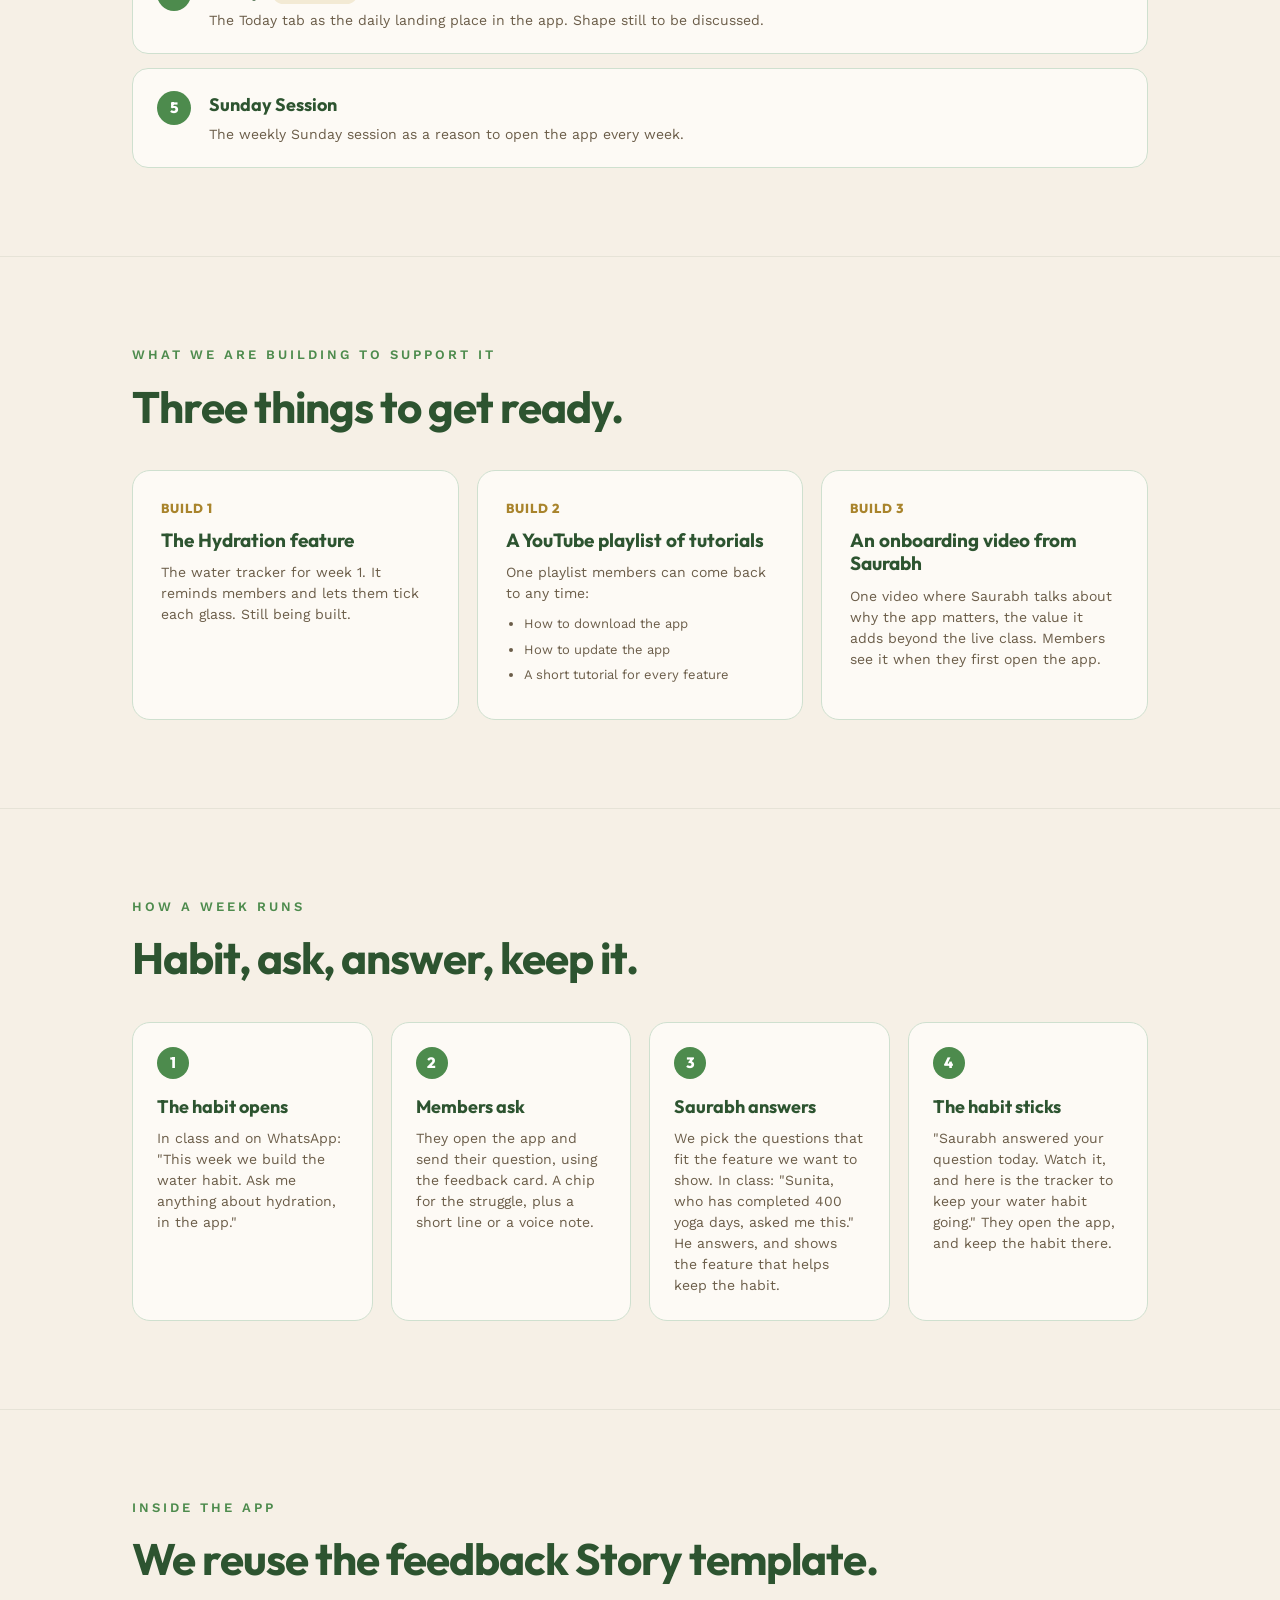
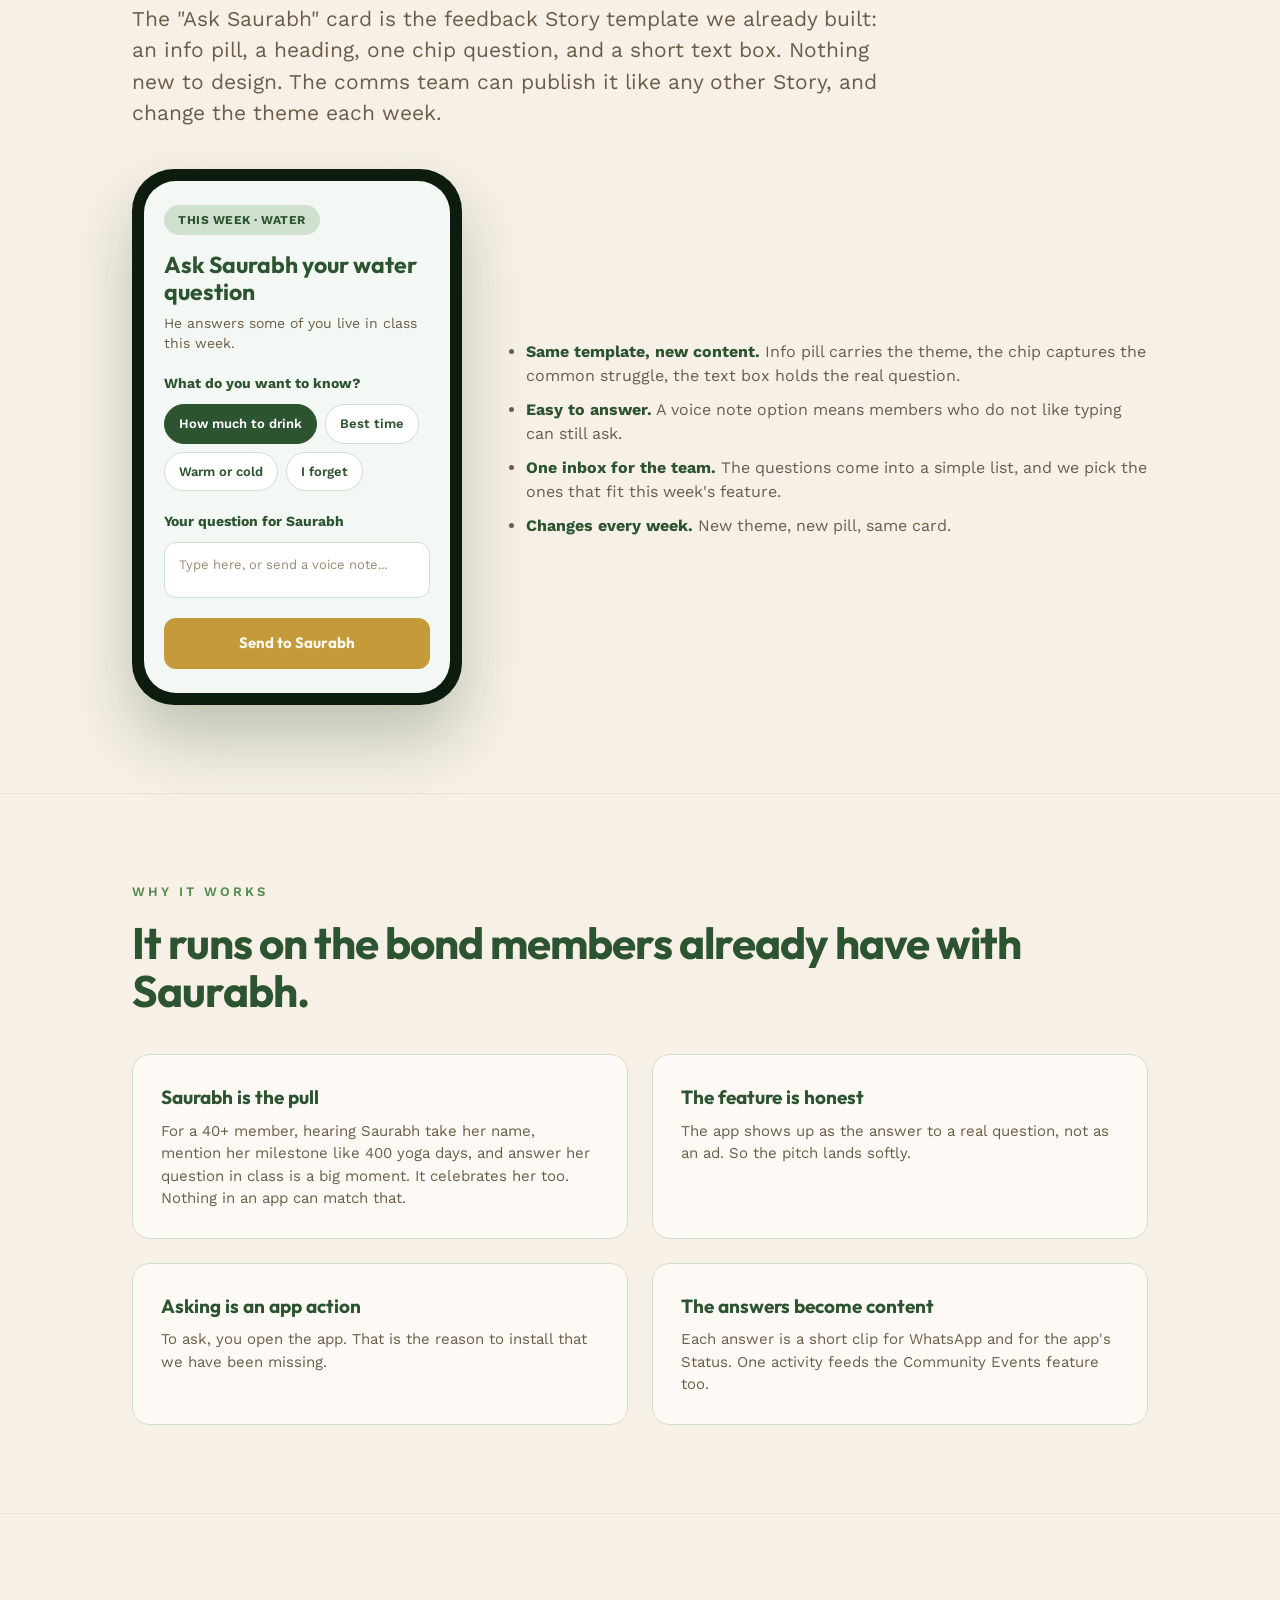
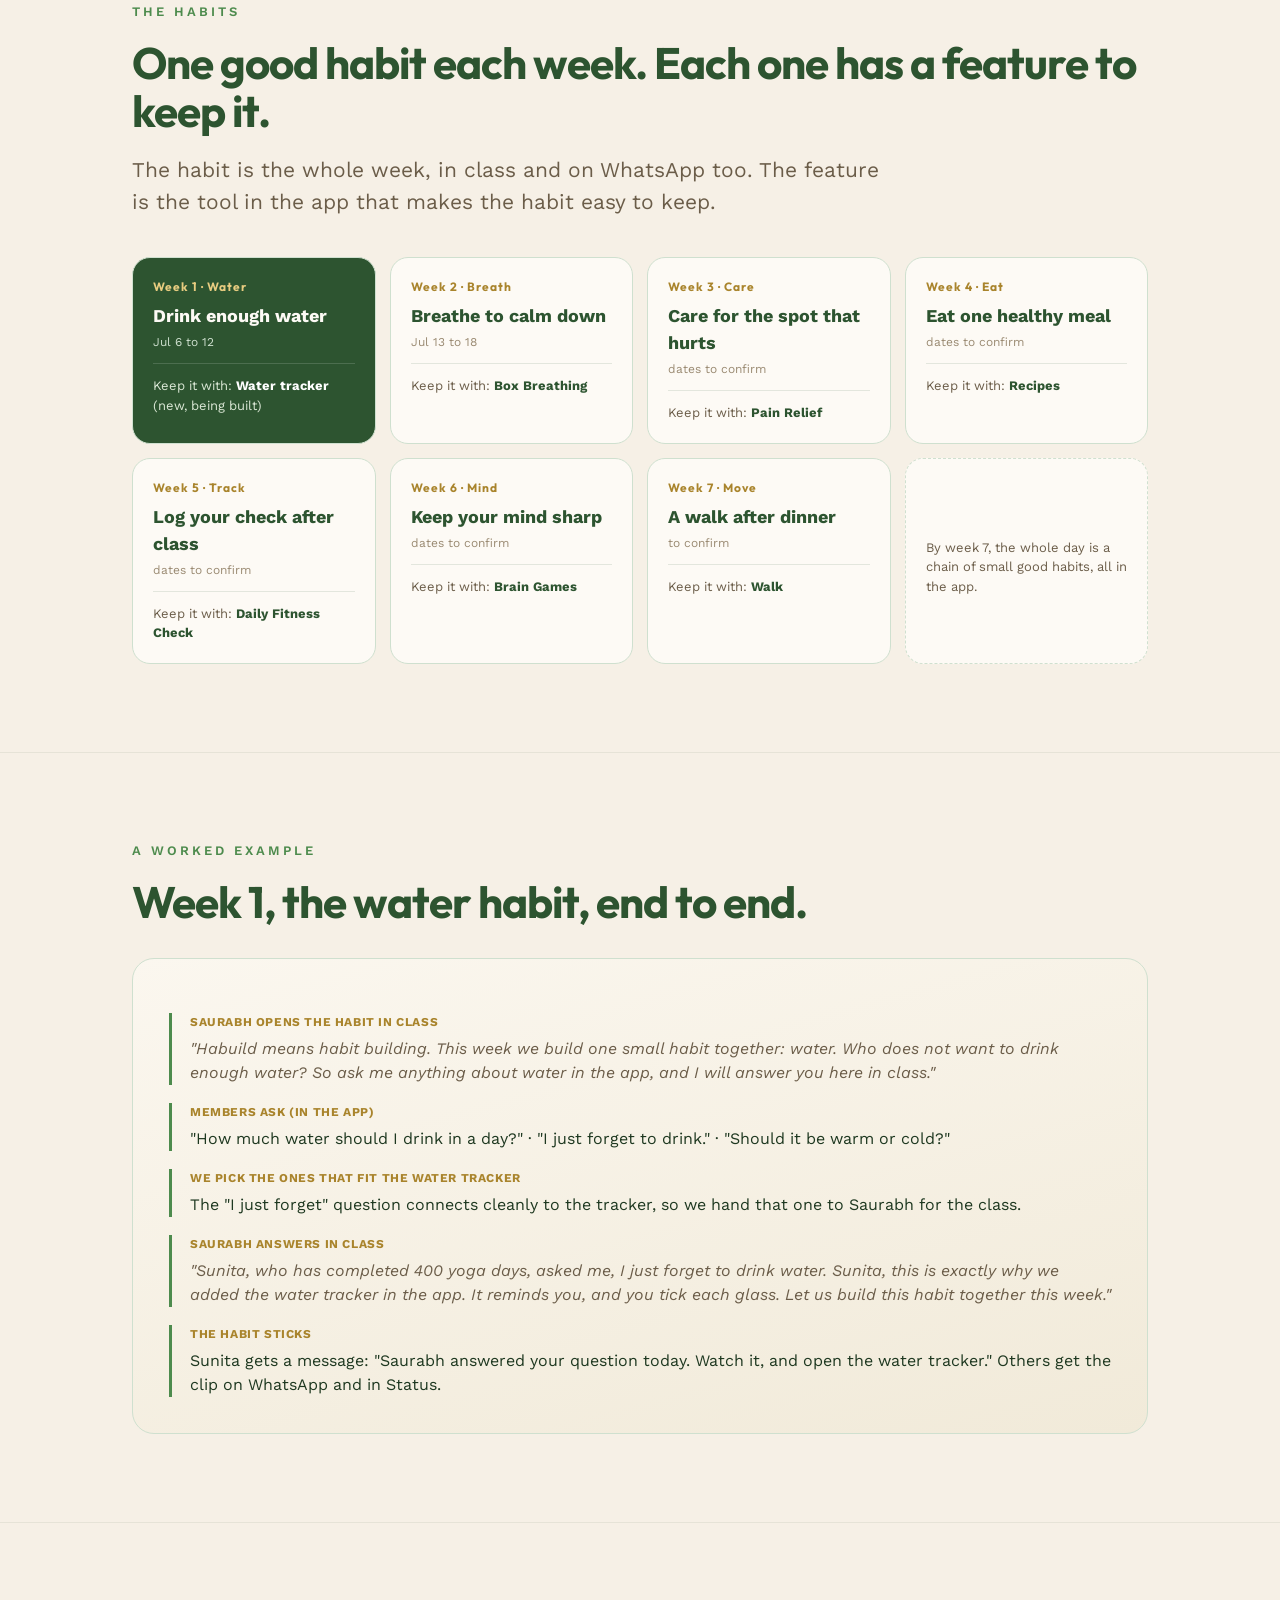
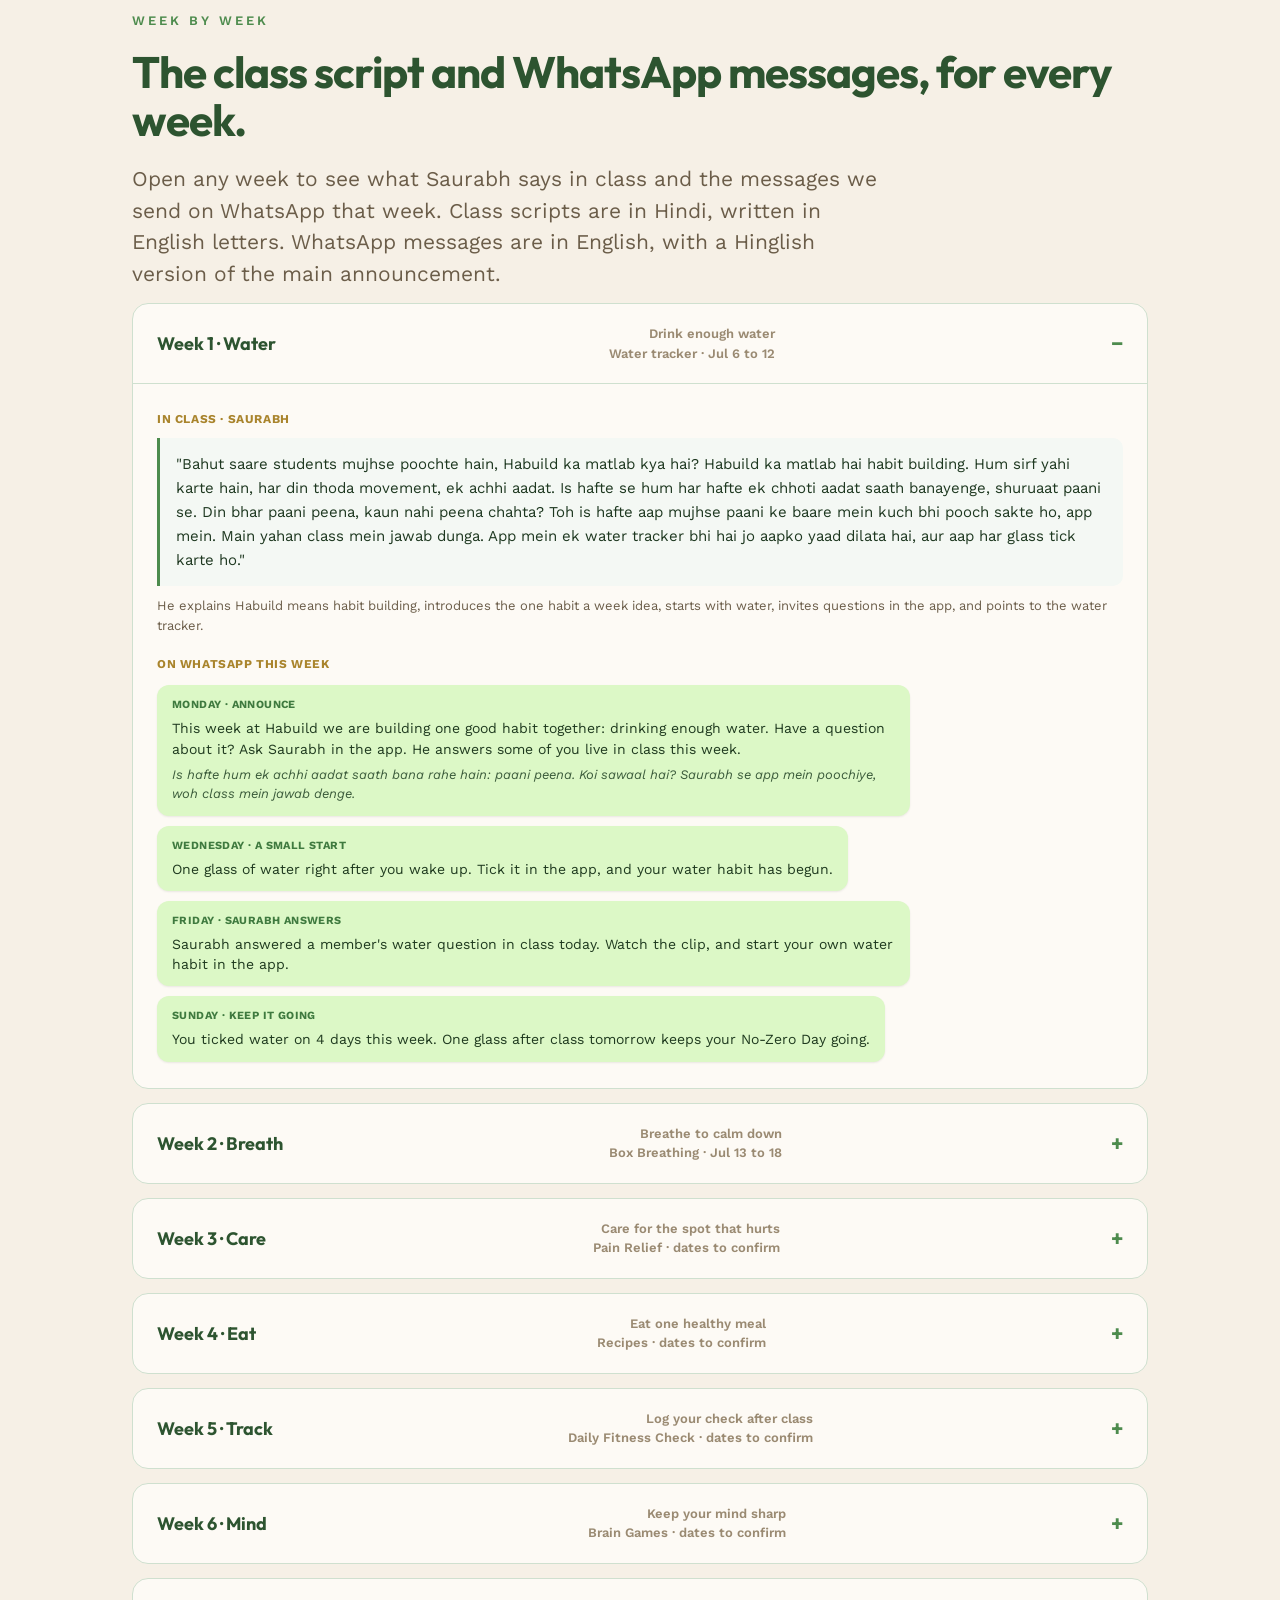
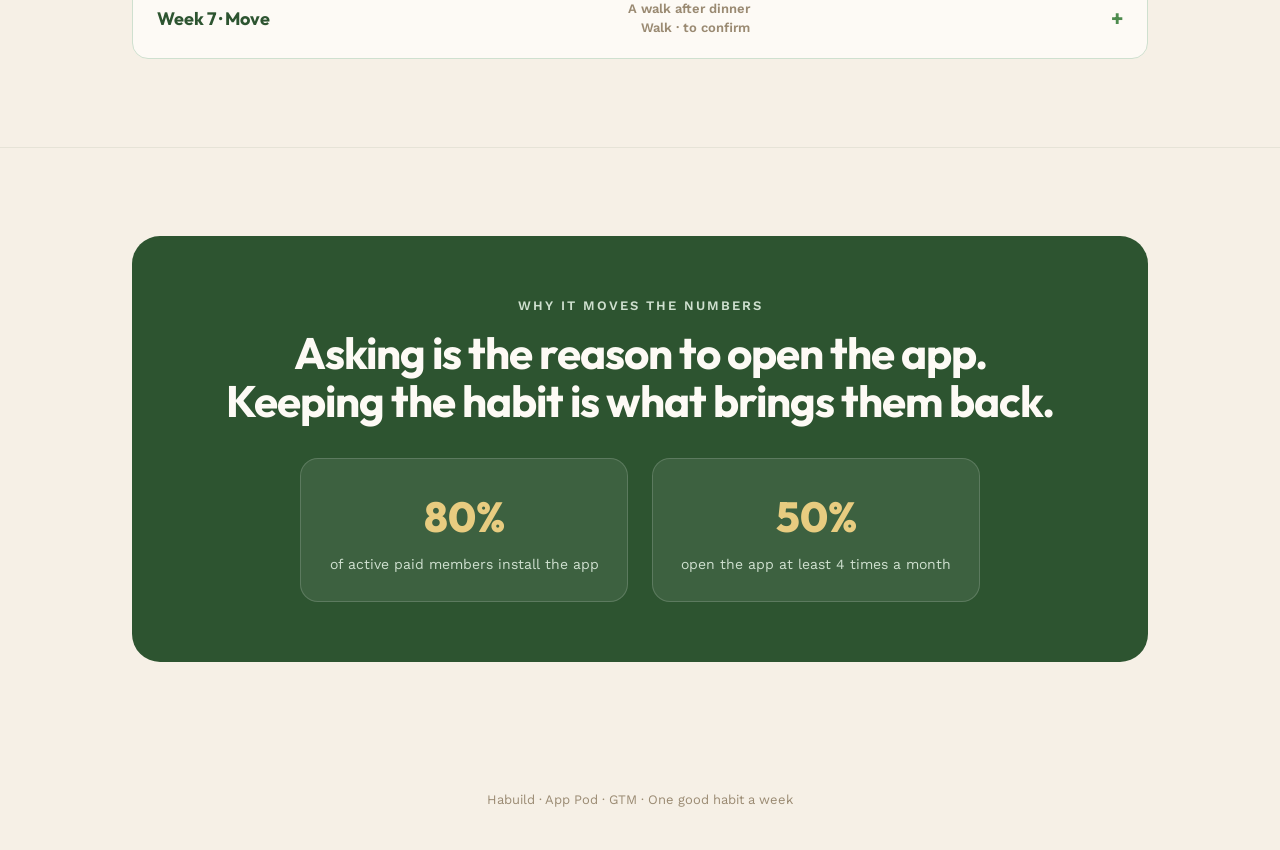
<file: gtm-pitch-ask-saurabh.html>
<!DOCTYPE html>
<html lang="en">
<head>
<meta charset="UTF-8" />
<meta name="viewport" content="width=device-width, initial-scale=1.0" />
<title>Habuild App GTM · One good habit a week</title>
<link rel="stylesheet" href="deck.css">
<style>
  .askwrap{display:flex;gap:44px;align-items:center;margin-top:40px;flex-wrap:wrap;}
  .askphone{width:330px;flex-shrink:0;background:#0e1c10;border-radius:42px;padding:12px;box-shadow:0 34px 64px rgba(45,84,48,.28);}
  .askscreen{background:#f4f8f4;border-radius:32px;overflow:hidden;padding:24px 20px;}
  .story-pill{display:inline-block;font-size:12px;font-weight:700;color:#2d5430;background:#cfe0cf;padding:6px 14px;border-radius:999px;letter-spacing:.5px;}
  .story-h{font-family:'Outfit';font-weight:700;font-size:23px;color:#2d5430;margin-top:16px;line-height:1.2;}
  .story-sub{font-size:14px;color:#6b5d49;margin-top:8px;line-height:1.4;}
  .story-q{margin-top:20px;}
  .story-q .qt{font-weight:700;font-size:14px;color:#2d5430;margin-bottom:10px;}
  .chips2{display:flex;flex-wrap:wrap;gap:8px;}
  .chip2{font-size:13px;font-weight:600;color:#2d5430;background:#fff;border:1.5px solid #cfe0cf;padding:9px 14px;border-radius:999px;}
  .chip2.sel{background:#2d5430;color:#fff;border-color:#2d5430;}
  .story-ta{margin-top:8px;background:#fff;border:1.5px solid #cfe0cf;border-radius:12px;padding:12px 14px;font-size:13px;color:#9a8a72;min-height:56px;}
  .story-submit{margin-top:20px;background:#c49a3a;color:#fffaf0;text-align:center;font-family:'Outfit';font-weight:700;font-size:15px;padding:14px;border-radius:12px;}
  .askcopy{flex:1;min-width:280px;}
  .askcopy ul{margin:14px 0 0 0;padding-left:20px;}
  .askcopy li{font-size:16px;color:var(--warm);margin-bottom:10px;}
  .askcopy li b{color:var(--sage-700);}
  .loopgrid{display:grid;grid-template-columns:repeat(4,1fr);gap:18px;margin-top:40px;}
  .loopcard{background:var(--ivory);border:1px solid var(--sage-200);border-radius:18px;padding:24px;}
  .loopcard .n{font-family:'Outfit';font-weight:800;font-size:15px;color:#fff;background:var(--sage-500);width:32px;height:32px;border-radius:50%;display:flex;align-items:center;justify-content:center;}
  .loopcard h3{font-size:18px;color:var(--sage-700);margin-top:14px;}
  .loopcard p{font-size:14px;margin-top:8px;}
  .theme-cal{display:grid;grid-template-columns:repeat(4,1fr);gap:14px;margin-top:40px;}
  .tcard{background:var(--ivory);border:1px solid var(--sage-200);border-radius:18px;padding:20px;}
  .tcard.hero-week{background:var(--sage-700);}
  .tcard .wk{font-family:'Outfit';font-weight:700;font-size:12px;color:var(--gold-dk);letter-spacing:1px;}
  .tcard.hero-week .wk{color:#e8cc80;}
  .tcard .th{font-weight:700;font-size:18px;color:var(--sage-700);margin-top:6px;}
  .tcard.hero-week .th{color:var(--ivory);}
  .tcard .dt{font-size:12px;color:var(--warm-light);margin-top:4px;}
  .tcard.hero-week .dt{color:var(--sage-200);}
  .tcard .conn{font-size:13px;color:var(--warm);margin-top:12px;padding-top:12px;border-top:1px solid rgba(45,84,48,.12);}
  .tcard.hero-week .conn{color:#dbe8d6;border-top-color:rgba(255,255,255,.15);}
  .tcard .conn b{color:var(--sage-700);}
  .tcard.hero-week .conn b{color:#fff;}
  .example{background:linear-gradient(165deg,#fbf7ef,#f1ead9);border:1px solid var(--sage-200);border-radius:22px;padding:36px;margin-top:32px;}
  .example .step{margin-top:18px;padding-left:18px;border-left:3px solid var(--sage-500);}
  .example .step .lab{font-size:12px;font-weight:700;letter-spacing:.6px;text-transform:uppercase;color:var(--gold-dk);}
  .example .step p{font-size:16px;color:var(--ink);margin-top:6px;}
  .example .step em{color:var(--warm);font-style:italic;}
  .pillars{display:grid;grid-template-columns:repeat(3,1fr);gap:18px;margin-top:40px;}
  .pillar{background:var(--ivory);border:1px solid var(--sage-200);border-radius:18px;padding:28px;}
  .pillar .pn{font-family:'Outfit';font-weight:800;font-size:13px;color:var(--gold-dk);letter-spacing:1px;}
  .pillar h3{font-size:19px;color:var(--sage-700);margin-top:10px;line-height:1.25;}
  .pillar p{font-size:14px;margin-top:10px;}
  .pillar ul{margin:10px 0 0 0;padding-left:18px;}
  .pillar li{font-size:13px;color:var(--warm);margin-bottom:6px;}
  .tracks{display:grid;grid-template-columns:1fr 1fr;gap:20px;margin-top:40px;}
  .track{border-radius:20px;padding:32px;}
  .track.feat{background:var(--sage-700);}
  .track.func{background:var(--ivory);border:1px solid var(--sage-200);}
  .track .tk{font-family:'Outfit';font-weight:800;font-size:13px;letter-spacing:1px;}
  .track.feat .tk{color:#e8cc80;}
  .track.func .tk{color:var(--gold-dk);}
  .track h3{font-size:22px;margin-top:10px;}
  .track.feat h3{color:#fff;}
  .track.func h3{color:var(--sage-700);}
  .track p{font-size:14px;margin-top:10px;}
  .track.feat p{color:#dbe8d6;}
  .track.func p{color:var(--warm);}
  .track ul{margin-top:14px;padding-left:18px;}
  .track li{font-size:14px;margin-bottom:7px;}
  .track.feat li{color:#eaf3e6;}
  .track.func li{color:var(--warm);}
  .funclist{margin-top:36px;display:flex;flex-direction:column;gap:14px;}
  .funcitem{display:flex;gap:18px;background:var(--ivory);border:1px solid var(--sage-200);border-radius:16px;padding:22px 24px;align-items:flex-start;}
  .funcitem .fn{flex-shrink:0;font-family:'Outfit';font-weight:800;font-size:15px;color:#fff;background:var(--sage-500);width:34px;height:34px;border-radius:50%;display:flex;align-items:center;justify-content:center;}
  .funcitem .ft{font-family:'Outfit';font-weight:700;font-size:18px;color:var(--sage-700);}
  .funcitem p{font-size:14px;margin-top:6px;color:var(--warm);}
  .funcitem .tag{display:inline-block;font-size:11px;font-weight:700;letter-spacing:.5px;color:var(--gold-dk);background:#f3ead4;padding:3px 9px;border-radius:999px;margin-left:8px;vertical-align:middle;}
  .weekacc{margin-top:14px;border:1px solid var(--sage-200);border-radius:16px;background:var(--ivory);overflow:hidden;}
  .weekacc summary{list-style:none;cursor:pointer;padding:20px 24px;font-family:'Outfit';font-weight:700;font-size:18px;color:var(--sage-700);display:flex;justify-content:space-between;align-items:center;gap:16px;}
  .weekacc summary::-webkit-details-marker{display:none;}
  .weekacc summary .wkmeta{font-family:'Work Sans';font-weight:600;font-size:13px;color:var(--warm-light);text-align:right;}
  .weekacc summary::after{content:"+";font-family:'Outfit';font-weight:700;color:var(--sage-500);font-size:22px;margin-left:4px;}
  .weekacc[open] summary::after{content:"\2212";}
  .weekacc[open] summary{border-bottom:1px solid var(--sage-200);}
  .weekbody{padding:6px 24px 26px;}
  .scriptblock{margin-top:20px;}
  .scriptblock .lab{font-size:12px;font-weight:700;letter-spacing:.6px;text-transform:uppercase;color:var(--gold-dk);}
  .hindi-script{background:#f4f8f4;border-left:3px solid var(--sage-500);border-radius:0 10px 10px 0;padding:14px 16px;margin-top:10px;font-size:15px;color:var(--ink);line-height:1.6;}
  .scriptblock .en{font-size:13px;color:var(--warm);margin-top:10px;}
  .wamsgs{margin-top:12px;display:flex;flex-direction:column;gap:10px;}
  .wamsg{background:#dcf8c6;border-radius:12px;padding:12px 15px;font-size:14px;color:#1f3a1f;max-width:78%;align-self:flex-start;box-shadow:0 1px 2px rgba(0,0,0,.08);line-height:1.45;}
  .wamsg .day{display:block;font-size:11px;font-weight:700;color:#3f7a3f;margin-bottom:5px;letter-spacing:.4px;}
  .wamsg .hinglish{display:block;margin-top:7px;color:#3a5a3a;font-style:italic;font-size:13px;}
  @media(max-width:900px){.loopgrid,.theme-cal,.pillars,.tracks{grid-template-columns:1fr;}.askwrap{flex-direction:column;}.wamsg{max-width:100%;}.funcitem{flex-direction:column;gap:12px;}}
</style>
</head>
<body>

<nav class="decknav"><div class="inner">
  <span class="brand"><span class="sq"></span> Habuild · App GTM</span>
  <a class="active" href="gtm-pitch-ask-saurabh.html">One good habit a week</a>
</div></nav>

<section class="hero">
  <div class="wrap">
    <span class="badge"><span class="breath-sq"></span> The narrative</span>
    <h1>One good habit. <span class="gold">Every week.</span></h1>
    <div class="hindi">"Har hafte, ek achhi aadat"</div>
    <p class="sub">Habuild means habit building. So every week we build one small good habit together, starting with water. Members ask Saurabh their question about that week's habit in the app. He answers some live in class, names them, and shows the feature that makes the habit easy to keep.</p>
    <div class="meta">One GTM pitch · one habit a week · starts Monday 6 July</div>
  </div>
</section>

<section>
  <div class="wrap">
    <div class="eyebrow">The opening, in Saurabh's words</div>
    <h2>"Habuild ka matlab hai <span class="gold">habit building.</span>"</h2>
    <p class="lead">"A lot of members ask me, what does Habuild mean? Habuild means habit building. That is all we do. We want to build the habit of moving your body, every day. And from this week, every week we will pick one small thing and build that habit with you too. We start with water. Who does not want to drink enough water? So this week, ask me anything about water and hydration, and I will answer you in class."</p>
  </div>
</section>

<section>
  <div class="wrap">
    <div class="eyebrow">The idea</div>
    <h2>Each week is one habit. The app is where you keep it.</h2>
    <p class="lead">Every feature we have built is really one good habit: drink water, breathe to calm down, care for the spot that hurts, eat one healthy meal, log your check, keep your mind sharp, take a walk. We introduce one a week. By the end, a member's whole day is a chain of small good habits, and every one of them lives in the app. That is what No-Zero Days already rewards.</p>
  </div>
</section>

<section>
  <div class="wrap">
    <div class="eyebrow">How the plan is split</div>
    <h2>Two tracks, running together.</h2>
    <p class="lead">The plan has two sides. One is what members feel: a good habit every week. The other is the functionality underneath that gets members onto the app and keeps it useful. They run at the same time.</p>
    <div class="tracks">
      <div class="track feat">
        <div class="tk">TRACK 1 · FEATURES</div>
        <h3>One good habit a week</h3>
        <p>The member-facing story. Each week is one habit, opened by Saurabh in class, with the feature that keeps it going.</p>
        <ul>
          <li>Week 1 · Water</li>
          <li>Week 2 · Breathing</li>
          <li>Week 3 · Pain Relief</li>
          <li>Week 4 · Recipes</li>
          <li>Week 5 · Post-session logging</li>
          <li>Week 6 · Brain Games</li>
          <li>Week 7 · Walk</li>
        </ul>
      </div>
      <div class="track func">
        <div class="tk">TRACK 2 · FUNCTIONALITY</div>
        <h3>The pushes underneath</h3>
        <p>Not a member-facing habit. These are the operational levers that get members onto the app and keep it worth opening.</p>
        <ul>
          <li>App Enablement (install, OTP, update)</li>
          <li>Batch change to any slot</li>
          <li>Community Events</li>
          <li>Today</li>
          <li>Sunday Session</li>
        </ul>
      </div>
    </div>
  </div>
</section>

<section>
  <div class="wrap">
    <div class="eyebrow">Track 2, in detail</div>
    <h2>The functionality pushes.</h2>
    <p class="lead">These run across the whole campaign, not tied to any one week.</p>
    <div class="funclist">
      <div class="funcitem">
        <div class="fn">1</div>
        <div>
          <div class="ft">App Enablement <span class="tag">FROM 28 JUNE</span></div>
          <p>When a member pays, the post-payment message walks them onto the app: install it, log in with OTP, and update to the latest version. A follow-up call backs it up where the message alone does not land.</p>
        </div>
      </div>
      <div class="funcitem">
        <div class="fn">2</div>
        <div>
          <div class="ft">Batch change to any slot</div>
          <p>Members can move to any session slot from the app. A real reason to open it, and one less thing to message support about.</p>
        </div>
      </div>
      <div class="funcitem">
        <div class="fn">3</div>
        <div>
          <div class="ft">Community Events</div>
          <p>Promoted by message and by call, so members know what is happening and come to the app to take part. The weekly answer clips feed this too.</p>
        </div>
      </div>
      <div class="funcitem">
        <div class="fn">4</div>
        <div>
          <div class="ft">Today <span class="tag">TO DISCUSS</span></div>
          <p>The Today tab as the daily landing place in the app. Shape still to be discussed.</p>
        </div>
      </div>
      <div class="funcitem">
        <div class="fn">5</div>
        <div>
          <div class="ft">Sunday Session</div>
          <p>The weekly Sunday session as a reason to open the app every week.</p>
        </div>
      </div>
    </div>
  </div>
</section>

<section>
  <div class="wrap">
    <div class="eyebrow">What we are building to support it</div>
    <h2>Three things to get ready.</h2>
    <div class="pillars">
      <div class="pillar">
        <div class="pn">BUILD 1</div>
        <h3>The Hydration feature</h3>
        <p>The water tracker for week 1. It reminds members and lets them tick each glass. Still being built.</p>
      </div>
      <div class="pillar">
        <div class="pn">BUILD 2</div>
        <h3>A YouTube playlist of tutorials</h3>
        <p>One playlist members can come back to any time:</p>
        <ul>
          <li>How to download the app</li>
          <li>How to update the app</li>
          <li>A short tutorial for every feature</li>
        </ul>
      </div>
      <div class="pillar">
        <div class="pn">BUILD 3</div>
        <h3>An onboarding video from Saurabh</h3>
        <p>One video where Saurabh talks about why the app matters, the value it adds beyond the live class. Members see it when they first open the app.</p>
      </div>
    </div>
  </div>
</section>

<section>
  <div class="wrap">
    <div class="eyebrow">How a week runs</div>
    <h2>Habit, ask, answer, keep it.</h2>
    <div class="loopgrid">
      <div class="loopcard"><div class="n">1</div><h3>The habit opens</h3><p>In class and on WhatsApp: "This week we build the water habit. Ask me anything about hydration, in the app."</p></div>
      <div class="loopcard"><div class="n">2</div><h3>Members ask</h3><p>They open the app and send their question, using the feedback card. A chip for the struggle, plus a short line or a voice note.</p></div>
      <div class="loopcard"><div class="n">3</div><h3>Saurabh answers</h3><p>We pick the questions that fit the feature we want to show. In class: "Sunita, who has completed 400 yoga days, asked me this." He answers, and shows the feature that helps keep the habit.</p></div>
      <div class="loopcard"><div class="n">4</div><h3>The habit sticks</h3><p>"Saurabh answered your question today. Watch it, and here is the tracker to keep your water habit going." They open the app, and keep the habit there.</p></div>
    </div>
  </div>
</section>

<section>
  <div class="wrap">
    <div class="eyebrow">Inside the app</div>
    <h2>We reuse the feedback Story template.</h2>
    <p class="lead">The "Ask Saurabh" card is the feedback Story template we already built: an info pill, a heading, one chip question, and a short text box. Nothing new to design. The comms team can publish it like any other Story, and change the theme each week.</p>
    <div class="askwrap">
      <div class="askphone"><div class="askscreen">
        <span class="story-pill">THIS WEEK · WATER</span>
        <div class="story-h">Ask Saurabh your water question</div>
        <div class="story-sub">He answers some of you live in class this week.</div>
        <div class="story-q">
          <div class="qt">What do you want to know?</div>
          <div class="chips2">
            <span class="chip2 sel">How much to drink</span>
            <span class="chip2">Best time</span>
            <span class="chip2">Warm or cold</span>
            <span class="chip2">I forget</span>
          </div>
        </div>
        <div class="story-q">
          <div class="qt">Your question for Saurabh</div>
          <div class="story-ta">Type here, or send a voice note...</div>
        </div>
        <div class="story-submit">Send to Saurabh</div>
      </div></div>
      <div class="askcopy">
        <ul>
          <li><b>Same template, new content.</b> Info pill carries the theme, the chip captures the common struggle, the text box holds the real question.</li>
          <li><b>Easy to answer.</b> A voice note option means members who do not like typing can still ask.</li>
          <li><b>One inbox for the team.</b> The questions come into a simple list, and we pick the ones that fit this week's feature.</li>
          <li><b>Changes every week.</b> New theme, new pill, same card.</li>
        </ul>
      </div>
    </div>
  </div>
</section>

<section>
  <div class="wrap">
    <div class="eyebrow">Why it works</div>
    <h2>It runs on the bond members already have with Saurabh.</h2>
    <div class="grid2">
      <div class="gcard"><h3>Saurabh is the pull</h3><p style="font-size:15px;color:var(--warm);margin-top:8px;">For a 40+ member, hearing Saurabh take her name, mention her milestone like 400 yoga days, and answer her question in class is a big moment. It celebrates her too. Nothing in an app can match that.</p></div>
      <div class="gcard"><h3>The feature is honest</h3><p style="font-size:15px;color:var(--warm);margin-top:8px;">The app shows up as the answer to a real question, not as an ad. So the pitch lands softly.</p></div>
      <div class="gcard"><h3>Asking is an app action</h3><p style="font-size:15px;color:var(--warm);margin-top:8px;">To ask, you open the app. That is the reason to install that we have been missing.</p></div>
      <div class="gcard"><h3>The answers become content</h3><p style="font-size:15px;color:var(--warm);margin-top:8px;">Each answer is a short clip for WhatsApp and for the app's Status. One activity feeds the Community Events feature too.</p></div>
    </div>
  </div>
</section>

<section>
  <div class="wrap">
    <div class="eyebrow">The habits</div>
    <h2>One good habit each week. Each one has a feature to keep it.</h2>
    <p class="lead">The habit is the whole week, in class and on WhatsApp too. The feature is the tool in the app that makes the habit easy to keep.</p>
    <div class="theme-cal">
      <div class="tcard hero-week"><div class="wk">Week 1 · Water</div><div class="th">Drink enough water</div><div class="dt">Jul 6 to 12</div><div class="conn">Keep it with: <b>Water tracker</b> (new, being built)</div></div>
      <div class="tcard"><div class="wk">Week 2 · Breath</div><div class="th">Breathe to calm down</div><div class="dt">Jul 13 to 18</div><div class="conn">Keep it with: <b>Box Breathing</b></div></div>
      <div class="tcard"><div class="wk">Week 3 · Care</div><div class="th">Care for the spot that hurts</div><div class="dt">dates to confirm</div><div class="conn">Keep it with: <b>Pain Relief</b></div></div>
      <div class="tcard"><div class="wk">Week 4 · Eat</div><div class="th">Eat one healthy meal</div><div class="dt">dates to confirm</div><div class="conn">Keep it with: <b>Recipes</b></div></div>
      <div class="tcard"><div class="wk">Week 5 · Track</div><div class="th">Log your check after class</div><div class="dt">dates to confirm</div><div class="conn">Keep it with: <b>Daily Fitness Check</b></div></div>
      <div class="tcard"><div class="wk">Week 6 · Mind</div><div class="th">Keep your mind sharp</div><div class="dt">dates to confirm</div><div class="conn">Keep it with: <b>Brain Games</b></div></div>
      <div class="tcard"><div class="wk">Week 7 · Move</div><div class="th">A walk after dinner</div><div class="dt">to confirm</div><div class="conn">Keep it with: <b>Walk</b></div></div>
      <div class="tcard" style="display:flex;align-items:center;justify-content:center;border-style:dashed;"><div class="conn" style="border:none;padding:0;">By week 7, the whole day is a chain of small good habits, all in the app.</div></div>
    </div>
  </div>
</section>

<section>
  <div class="wrap">
    <div class="eyebrow">A worked example</div>
    <h2>Week 1, the water habit, end to end.</h2>
    <div class="example">
      <div class="step"><div class="lab">Saurabh opens the habit in class</div><p><em>"Habuild means habit building. This week we build one small habit together: water. Who does not want to drink enough water? So ask me anything about water in the app, and I will answer you here in class."</em></p></div>
      <div class="step"><div class="lab">Members ask (in the app)</div><p>"How much water should I drink in a day?" · "I just forget to drink." · "Should it be warm or cold?"</p></div>
      <div class="step"><div class="lab">We pick the ones that fit the water tracker</div><p>The "I just forget" question connects cleanly to the tracker, so we hand that one to Saurabh for the class.</p></div>
      <div class="step"><div class="lab">Saurabh answers in class</div><p><em>"Sunita, who has completed 400 yoga days, asked me, I just forget to drink water. Sunita, this is exactly why we added the water tracker in the app. It reminds you, and you tick each glass. Let us build this habit together this week."</em></p></div>
      <div class="step"><div class="lab">The habit sticks</div><p>Sunita gets a message: "Saurabh answered your question today. Watch it, and open the water tracker." Others get the clip on WhatsApp and in Status.</p></div>
    </div>
  </div>
</section>

<section>
  <div class="wrap">
    <div class="eyebrow">Week by week</div>
    <h2>The class script and WhatsApp messages, for every week.</h2>
    <p class="lead">Open any week to see what Saurabh says in class and the messages we send on WhatsApp that week. Class scripts are in Hindi, written in English letters. WhatsApp messages are in English, with a Hinglish version of the main announcement.</p>

    <details class="weekacc" open>
      <summary><span>Week 1 · Water</span><span class="wkmeta">Drink enough water<br>Water tracker · Jul 6 to 12</span></summary>
      <div class="weekbody">
        <div class="scriptblock">
          <div class="lab">In class · Saurabh</div>
          <div class="hindi-script">"Bahut saare students mujhse poochte hain, Habuild ka matlab kya hai? Habuild ka matlab hai habit building. Hum sirf yahi karte hain, har din thoda movement, ek achhi aadat. Is hafte se hum har hafte ek chhoti aadat saath banayenge, shuruaat paani se. Din bhar paani peena, kaun nahi peena chahta? Toh is hafte aap mujhse paani ke baare mein kuch bhi pooch sakte ho, app mein. Main yahan class mein jawab dunga. App mein ek water tracker bhi hai jo aapko yaad dilata hai, aur aap har glass tick karte ho."</div>
          <div class="en">He explains Habuild means habit building, introduces the one habit a week idea, starts with water, invites questions in the app, and points to the water tracker.</div>
        </div>
        <div class="scriptblock">
          <div class="lab">On WhatsApp this week</div>
          <div class="wamsgs">
            <div class="wamsg"><span class="day">MONDAY · ANNOUNCE</span>This week at Habuild we are building one good habit together: drinking enough water. Have a question about it? Ask Saurabh in the app. He answers some of you live in class this week.<span class="hinglish">Is hafte hum ek achhi aadat saath bana rahe hain: paani peena. Koi sawaal hai? Saurabh se app mein poochiye, woh class mein jawab denge.</span></div>
            <div class="wamsg"><span class="day">WEDNESDAY · A SMALL START</span>One glass of water right after you wake up. Tick it in the app, and your water habit has begun.</div>
            <div class="wamsg"><span class="day">FRIDAY · SAURABH ANSWERS</span>Saurabh answered a member's water question in class today. Watch the clip, and start your own water habit in the app.</div>
            <div class="wamsg"><span class="day">SUNDAY · KEEP IT GOING</span>You ticked water on 4 days this week. One glass after class tomorrow keeps your No-Zero Day going.</div>
          </div>
        </div>
      </div>
    </details>

    <details class="weekacc">
      <summary><span>Week 2 · Breath</span><span class="wkmeta">Breathe to calm down<br>Box Breathing · Jul 13 to 18</span></summary>
      <div class="weekbody">
        <div class="scriptblock">
          <div class="lab">In class · Saurabh</div>
          <div class="hindi-script">"Pichhle hafte humne paani ki aadat shuru ki. Is hafte ek aur chhoti aadat: saans. Class ke baad sirf do minute, shaant saans. Bahut saare students bolte hain, mann shaant nahi rehta, raat ko neend nahi aati. Is hafte mujhse saans ke baare mein poochiye. App mein box breathing hai, jahan aap apne level par, apni ginti par saans le sakte ho, har raat."</div>
          <div class="en">Recaps the water habit, adds two calm minutes of breathing after class, invites breathing questions, and points to Box Breathing at your own pace.</div>
        </div>
        <div class="scriptblock">
          <div class="lab">On WhatsApp this week</div>
          <div class="wamsgs">
            <div class="wamsg"><span class="day">MONDAY · ANNOUNCE</span>Last week, water. This week we add one more good habit: two calm minutes of breathing after your practice. Ask Saurabh your breathing question in the app.<span class="hinglish">Pichhle hafte paani. Is hafte ek aur aadat: practice ke baad do minute shaant saans. Saurabh se app mein poochiye.</span></div>
            <div class="wamsg"><span class="day">WEDNESDAY · TRY TONIGHT</span>Breathe in for 4, hold for 4, out for 4, hold for 4. That is box breathing. Do it at your own count in the app.</div>
            <div class="wamsg"><span class="day">FRIDAY · SAURABH ANSWERS</span>Saurabh answered a member's question about restless sleep in class. Watch, and open Box Breathing tonight.</div>
            <div class="wamsg"><span class="day">SUNDAY · KEEP IT GOING</span>Water, and two minutes of breathing. Two habits this week. Keep both going.</div>
          </div>
        </div>
      </div>
    </details>

    <details class="weekacc">
      <summary><span>Week 3 · Care</span><span class="wkmeta">Care for the spot that hurts<br>Pain Relief · dates to confirm</span></summary>
      <div class="weekbody">
        <div class="scriptblock">
          <div class="lab">In class · Saurabh</div>
          <div class="hindi-script">"Ab humari do aadatein ban rahi hain, paani aur saans. Is hafte teesri: apne dard ka dhyaan rakhna. Bahut saare students bolte hain, ghutne mein ya kamar mein dard rehta hai. Is hafte mujhse apne dard ke baare mein poochiye. App mein pain relief hai, jahan aapke dard ke hisaab se ek chhoti daily move hai."</div>
          <div class="en">Recaps two habits, adds caring for the spot that hurts, invites pain questions, and points to Pain Relief with a small daily move.</div>
        </div>
        <div class="scriptblock">
          <div class="lab">On WhatsApp this week</div>
          <div class="wamsgs">
            <div class="wamsg"><span class="day">MONDAY · ANNOUNCE</span>This week's good habit: caring for the spot that hurts. Knee, back or shoulder, ask Saurabh in the app and he will guide you in class.<span class="hinglish">Is hafte ki aadat: apne dard ka dhyaan. Ghutna, kamar ya kandha, Saurabh se app mein poochiye.</span></div>
            <div class="wamsg"><span class="day">WEDNESDAY · A SMALL MOVE</span>One gentle move a day for a sore knee can change your week. Find yours in the app.</div>
            <div class="wamsg"><span class="day">FRIDAY · SAURABH ANSWERS</span>Saurabh answered a member's knee pain question in class. Watch, and try your daily move in Pain Relief.</div>
            <div class="wamsg"><span class="day">SUNDAY · KEEP IT GOING</span>Three habits now: water, breath, and your daily care move. Small things, every day.</div>
          </div>
        </div>
      </div>
    </details>

    <details class="weekacc">
      <summary><span>Week 4 · Eat</span><span class="wkmeta">Eat one healthy meal<br>Recipes · dates to confirm</span></summary>
      <div class="weekbody">
        <div class="scriptblock">
          <div class="lab">In class · Saurabh</div>
          <div class="hindi-script">"Char hafte, char aadatein. Is hafte: ek healthy meal. Roz ek achha, simple khana. Bahut students poochte hain, kya khaayein jo healthy bhi ho aur ghar ka bhi. Is hafte mujhse khaane ke baare mein poochiye. App mein recipes hain, har din ek nayi healthy recipe, aur aap apni recipe bhi daal sakte ho."</div>
          <div class="en">Adds the one healthy meal a day habit, invites food questions, and points to Recipes (a daily recipe, and members can add their own).</div>
        </div>
        <div class="scriptblock">
          <div class="lab">On WhatsApp this week</div>
          <div class="wamsgs">
            <div class="wamsg"><span class="day">MONDAY · ANNOUNCE</span>This week's good habit: one healthy meal a day. Ask Saurabh what to cook, in the app, and see this week's recipes.<span class="hinglish">Is hafte ki aadat: roz ek healthy meal. Saurabh se poochiye kya banayein, app mein, aur is hafte ki recipes dekhiye.</span></div>
            <div class="wamsg"><span class="day">WEDNESDAY · COOK ALONG</span>Today's recipe takes 15 minutes and uses what is already in your kitchen. Open the app to cook along.</div>
            <div class="wamsg"><span class="day">FRIDAY · SAURABH ANSWERS</span>Saurabh answered a member's question on healthy breakfasts. Watch, and share your own healthy recipe in the app.</div>
            <div class="wamsg"><span class="day">SUNDAY · KEEP IT GOING</span>Four habits now: water, breath, care, and one healthy meal a day.</div>
          </div>
        </div>
      </div>
    </details>

    <details class="weekacc">
      <summary><span>Week 5 · Track</span><span class="wkmeta">Log your check after class<br>Daily Fitness Check · dates to confirm</span></summary>
      <div class="weekbody">
        <div class="scriptblock">
          <div class="lab">In class · Saurabh</div>
          <div class="hindi-script">"Is hafte ek aadat jo aapko aapki progress dikhati hai. Class ke baad hum jo karte hain, jaise saans rokna ya squats, woh aap app mein log karte ho. Sirf number daaliye. Har din thoda behtar. Is hafte mujhse apni progress ke baare mein poochiye. App mein daily fitness check hai."</div>
          <div class="en">Adds the log your check after class habit (you perform it in class, you log the number in the app), invites progress questions, and points to Daily Fitness Check.</div>
        </div>
        <div class="scriptblock">
          <div class="lab">On WhatsApp this week</div>
          <div class="wamsgs">
            <div class="wamsg"><span class="day">MONDAY · ANNOUNCE</span>This week's good habit: log your daily check after class. You do it in class, you tick the number in the app, and you watch yourself improve.<span class="hinglish">Is hafte ki aadat: class ke baad apna daily check log karna. Class mein karo, app mein number tick karo, aur apni progress dekho.</span></div>
            <div class="wamsg"><span class="day">WEDNESDAY · NOTE IT</span>Today after class, note how long you held your breath. Log it in the app, and compare next week.</div>
            <div class="wamsg"><span class="day">FRIDAY · SAURABH ANSWERS</span>Saurabh answered a member's question on tracking progress. Watch, and log today's check.</div>
            <div class="wamsg"><span class="day">SUNDAY · KEEP IT GOING</span>Your weekly report is ready in the app. See how far you have come.</div>
          </div>
        </div>
      </div>
    </details>

    <details class="weekacc">
      <summary><span>Week 6 · Mind</span><span class="wkmeta">Keep your mind sharp<br>Brain Games · dates to confirm</span></summary>
      <div class="weekbody">
        <div class="scriptblock">
          <div class="lab">In class · Saurabh</div>
          <div class="hindi-script">"Sehat sirf shareer ki nahi, dimaag ki bhi. Is hafte ek aadat dimaag ke liye: roz ek chhota game. Chai ke saath, do minute. Is hafte mujhse dimaag ko tez rakhne ke baare mein poochiye. App mein brain games hain."</div>
          <div class="en">Adds the keep your mind sharp habit (one quick game a day), invites questions, and points to Brain Games.</div>
        </div>
        <div class="scriptblock">
          <div class="lab">On WhatsApp this week</div>
          <div class="wamsgs">
            <div class="wamsg"><span class="day">MONDAY · ANNOUNCE</span>This week's good habit: keep your mind sharp. One quick game a day, with your evening tea. Ask Saurabh in the app.<span class="hinglish">Is hafte ki aadat: dimaag ko tez rakhna. Roz ek chhota game, shaam ki chai ke saath. Saurabh se app mein poochiye.</span></div>
            <div class="wamsg"><span class="day">WEDNESDAY · PLAY TODAY</span>Two minutes, one game. A small habit for a sharp mind. Play today's in the app.</div>
            <div class="wamsg"><span class="day">FRIDAY · SAURABH ANSWERS</span>Saurabh answered a member's question on memory. Watch, and play today's game.</div>
            <div class="wamsg"><span class="day">SUNDAY · KEEP IT GOING</span>Six habits now. Body and mind, a little every day.</div>
          </div>
        </div>
      </div>
    </details>

    <details class="weekacc">
      <summary><span>Week 7 · Move</span><span class="wkmeta">A walk after dinner<br>Walk · to confirm</span></summary>
      <div class="weekbody">
        <div class="scriptblock">
          <div class="lab">In class · Saurabh</div>
          <div class="hindi-script">"Aakhri aadat is mahine ki: khaane ke baad ek chhoti walk. Sirf das minute, raat ke khaane ke baad. Is hafte mujhse walking ke baare mein poochiye. App mein walk hai, jo aapke kadam ginta hai."</div>
          <div class="en">Adds the walk after dinner habit, invites questions, and points to Walk, which counts your steps.</div>
        </div>
        <div class="scriptblock">
          <div class="lab">On WhatsApp this week</div>
          <div class="wamsgs">
            <div class="wamsg"><span class="day">MONDAY · ANNOUNCE</span>This week's good habit: a 10-minute walk after dinner. Ask Saurabh how to make it a habit, in the app.<span class="hinglish">Is hafte ki aadat: raat ke khaane ke baad das minute ki walk. Saurabh se poochiye ise aadat kaise banayein, app mein.</span></div>
            <div class="wamsg"><span class="day">WEDNESDAY · STEP OUT</span>A short walk after dinner helps digestion and sleep. Count your steps in the app tonight.</div>
            <div class="wamsg"><span class="day">FRIDAY · SAURABH ANSWERS</span>Saurabh answered a member's question on staying active in the evening. Watch, and take your walk.</div>
            <div class="wamsg"><span class="day">SUNDAY · KEEP IT GOING</span>Seven habits, seven weeks. Water, breath, care, food, check, mind, and a walk. Your whole day, in the app.</div>
          </div>
        </div>
      </div>
    </details>

  </div>
</section>

<section style="border-bottom:none;">
  <div class="wrap">
    <div class="close">
      <div class="small">Why it moves the numbers</div>
      <h2 style="margin-top:14px;">Asking is the reason to open the app.<br>Keeping the habit is what brings them back.</h2>
      <div class="metricrow">
        <div class="metric"><div class="num">80%</div><div class="lbl">of active paid members install the app</div></div>
        <div class="metric"><div class="num">50%</div><div class="lbl">open the app at least 4 times a month</div></div>
      </div>
    </div>
  </div>
</section>

<footer>Habuild · App Pod · GTM · One good habit a week</footer>
</body>
</html>
</file>
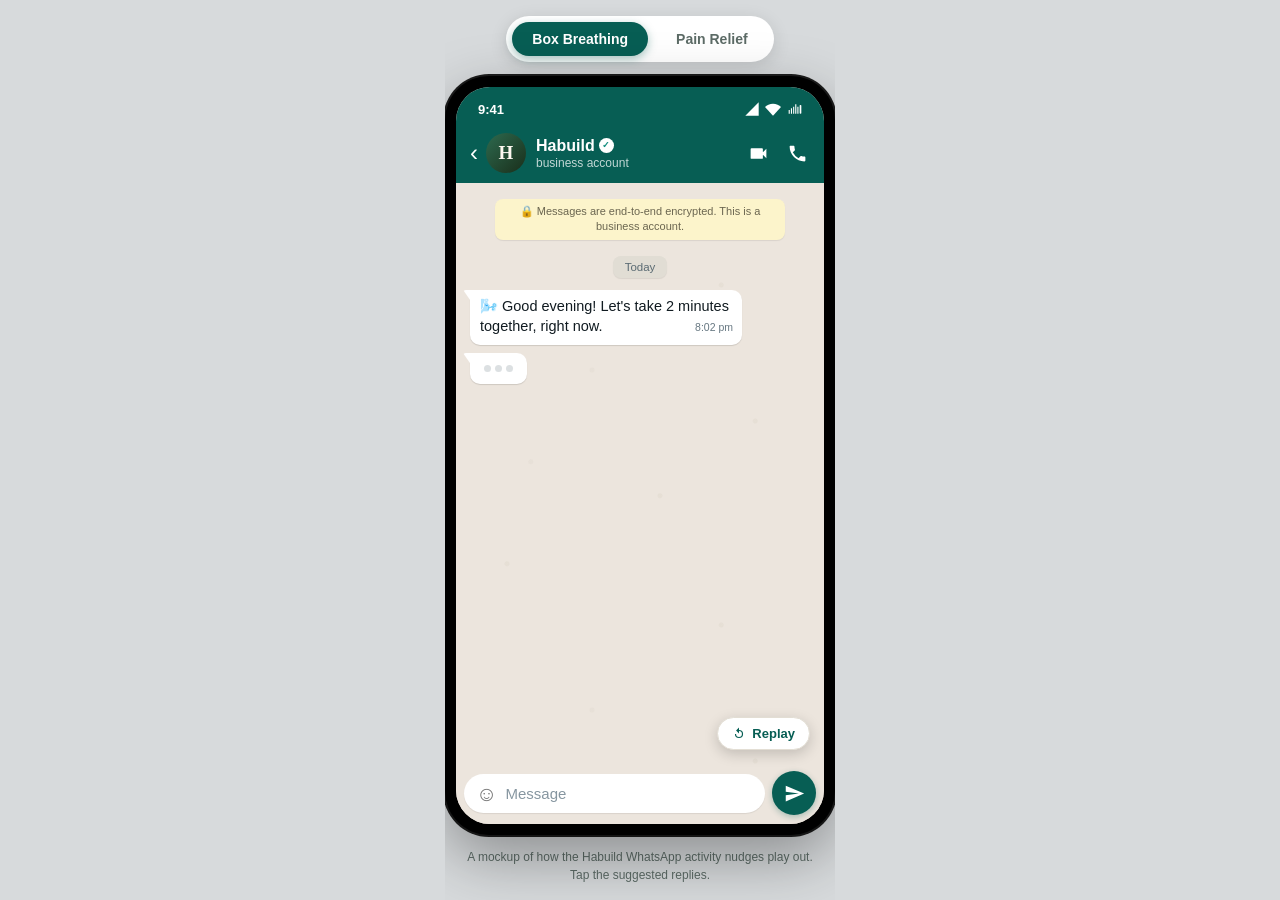
<file: whatsapp-flow-mockup.html>
<!DOCTYPE html>
<html lang="en">
<head>
<meta charset="UTF-8">
<meta name="viewport" content="width=device-width, initial-scale=1.0, maximum-scale=1.0, user-scalable=no">
<title>Habuild · WhatsApp Flow</title>
<style>
 * { margin: 0; padding: 0; box-sizing: border-box; -webkit-tap-highlight-color: transparent; }

 :root {
 --wa-header: #075E54;
 --wa-header-dark: #054C44;
 --wa-teal: #128C7E;
 --wa-chat-bg: #ECE5DD;
 --wa-incoming: #FFFFFF;
 --wa-outgoing: #DCF8C6;
 --wa-tick: #34B7F1;
 --wa-link: #027eb5;
 --wa-meta: #667781;
 }

 html, body {
 height: 100%;
 font-family: -apple-system, BlinkMacSystemFont, "Segoe UI", "Helvetica Neue", Helvetica, Arial, sans-serif;
 background: #d7dadc;
 display: flex;
 align-items: center;
 justify-content: center;
 overflow: hidden;
 }

 .stage {
 display: flex;
 flex-direction: column;
 align-items: center;
 gap: 14px;
 padding: 16px 0;
 height: 100vh;
 justify-content: center;
 }

 /* ---------- Feature switcher (above the phone) ---------- */
 .switcher {
 display: flex;
 gap: 8px;
 background: #fff;
 padding: 6px;
 border-radius: 999px;
 box-shadow: 0 4px 18px rgba(0,0,0,0.12);
 }
 .switcher button {
 border: none;
 background: transparent;
 padding: 9px 20px;
 border-radius: 999px;
 font-size: 14px;
 font-weight: 600;
 color: #5c6b66;
 cursor: pointer;
 transition: all .25s ease;
 }
 .switcher button.active {
 background: var(--wa-header);
 color: #fff;
 box-shadow: 0 3px 10px rgba(7,94,84,0.35);
 }

 /* ---------- Phone frame ---------- */
 .phone {
 width: 390px;
 max-width: 94vw;
 height: 800px;
 max-height: 86vh;
 background: #000;
 border-radius: 44px;
 padding: 11px;
 box-shadow: 0 22px 60px rgba(0,0,0,0.35), 0 0 0 2px #1c1c1c;
 position: relative;
 }
 .screen {
 width: 100%;
 height: 100%;
 border-radius: 34px;
 overflow: hidden;
 background: var(--wa-chat-bg);
 display: flex;
 flex-direction: column;
 position: relative;
 }
 /* iOS status bar */
 .statusbar {
 height: 38px;
 background: var(--wa-header);
 display: flex;
 align-items: center;
 justify-content: space-between;
 padding: 0 22px;
 color: #fff;
 font-size: 13px;
 font-weight: 600;
 flex-shrink: 0;
 padding-top: 6px;
 }
 .statusbar .icons { display: flex; gap: 5px; align-items: center; }
 .statusbar .icons svg { width: 16px; height: 16px; fill: #fff; }

 /* ---------- Chat header ---------- */
 .chat-header {
 background: var(--wa-header);
 display: flex;
 align-items: center;
 gap: 4px;
 padding: 8px 12px 10px;
 color: #fff;
 flex-shrink: 0;
 }
 .chat-header .back {
 font-size: 24px;
 line-height: 1;
 padding: 0 2px;
 cursor: pointer;
 }
 .chat-header .avatar {
 width: 40px;
 height: 40px;
 border-radius: 50%;
 background: linear-gradient(135deg, #2d6a4f, #1a2e1a);
 display: flex;
 align-items: center;
 justify-content: center;
 font-weight: 700;
 font-size: 19px;
 font-family: Georgia, "Times New Roman", serif;
 color: #fdf8f0;
 margin: 0 6px 0 2px;
 flex-shrink: 0;
 }
 .chat-header .info { flex: 1; line-height: 1.25; min-width: 0; }
 .chat-header .name {
 font-size: 16px;
 font-weight: 600;
 display: flex;
 align-items: center;
 gap: 4px;
 }
 .chat-header .verified {
 display: inline-flex;
 width: 15px; height: 15px;
 background: #fff;
 color: var(--wa-teal);
 border-radius: 50%;
 align-items: center;
 justify-content: center;
 font-size: 9px;
 font-weight: 900;
 }
 .chat-header .sub {
 font-size: 12px;
 color: rgba(255,255,255,0.75);
 }
 .chat-header .actions { display: flex; gap: 18px; padding-right: 4px; }
 .chat-header .actions svg { width: 21px; height: 21px; fill: #fff; }

 /* ---------- Chat body ---------- */
 .chat {
 flex: 1;
 overflow-y: auto;
 padding: 12px 14px 8px;
 display: flex;
 flex-direction: column;
 gap: 8px;
 background-color: var(--wa-chat-bg);
 background-image:
 radial-gradient(circle at 15% 12%, rgba(180,170,150,0.10) 0 2px, transparent 3px),
 radial-gradient(circle at 78% 30%, rgba(180,170,150,0.10) 0 2px, transparent 3px),
 radial-gradient(circle at 40% 55%, rgba(180,170,150,0.08) 0 2px, transparent 3px),
 radial-gradient(circle at 88% 70%, rgba(180,170,150,0.10) 0 2px, transparent 3px),
 radial-gradient(circle at 22% 82%, rgba(180,170,150,0.08) 0 2px, transparent 3px),
 radial-gradient(circle at 60% 92%, rgba(180,170,150,0.10) 0 2px, transparent 3px);
 background-size: 340px 340px;
 }
 .chat::-webkit-scrollbar { width: 0; }

 /* encryption + date chip */
 .chip-row { display: flex; justify-content: center; margin: 4px 0; }
 .chip {
 background: #d4eef9;
 color: #5b6b73;
 font-size: 11.5px;
 padding: 5px 12px;
 border-radius: 8px;
 box-shadow: 0 1px 1px rgba(0,0,0,0.08);
 }
 .chip.date { background: #e1ddd4; color: #5b6b73; }
 .chip.enc {
 background: #fcf4cb;
 color: #6b6650;
 text-align: center;
 max-width: 290px;
 line-height: 1.4;
 font-size: 11px;
 }

 /* ---------- Bubbles ---------- */
 .row { display: flex; }
 .row.in { justify-content: flex-start; }
 .row.out { justify-content: flex-end; }

 .bubble {
 max-width: 80%;
 padding: 6px 9px 8px 10px;
 border-radius: 10px;
 font-size: 14.5px;
 line-height: 1.42;
 color: #111b21;
 position: relative;
 box-shadow: 0 1px 1px rgba(0,0,0,0.13);
 word-wrap: break-word;
 animation: pop .26s cubic-bezier(.2,.9,.3,1.2);
 }
 @keyframes pop {
 from { opacity: 0; transform: translateY(8px) scale(.96); }
 to { opacity: 1; transform: translateY(0) scale(1); }
 }
 .row.in .bubble {
 background: var(--wa-incoming);
 border-top-left-radius: 2px;
 }
 .row.out .bubble {
 background: var(--wa-outgoing);
 border-top-right-radius: 2px;
 }
 /* tails */
 .row.in .bubble::before,
 .row.out .bubble::before {
 content: "";
 position: absolute;
 top: 0;
 width: 9px;
 height: 13px;
 }
 .row.in .bubble::before {
 left: -7px;
 background: var(--wa-incoming);
 clip-path: polygon(100% 0, 100% 100%, 0 0);
 border-top-left-radius: 3px;
 }
 .row.out .bubble::before {
 right: -7px;
 background: var(--wa-outgoing);
 clip-path: polygon(0 0, 0 100%, 100% 0);
 border-top-right-radius: 3px;
 }

 .meta {
 display: inline-flex;
 align-items: center;
 gap: 3px;
 float: right;
 margin: 4px 0 -3px 10px;
 font-size: 10.5px;
 color: var(--wa-meta);
 user-select: none;
 }
 .meta .ticks { color: var(--wa-tick); font-size: 13px; line-height: 1; letter-spacing: -3px; }

 /* ---------- Quick reply buttons (WhatsApp interactive) ---------- */
 .qr-wrap {
 display: flex;
 flex-direction: column;
 gap: 1.5px;
 align-self: flex-start;
 width: 80%;
 max-width: 80%;
 margin-top: -3px;
 animation: pop .28s ease;
 }
 .qr-btn {
 background: #fff;
 border: none;
 color: var(--wa-link);
 font-size: 14.5px;
 font-weight: 500;
 padding: 11px;
 text-align: center;
 cursor: pointer;
 box-shadow: 0 1px 1px rgba(0,0,0,0.13);
 display: flex;
 align-items: center;
 justify-content: center;
 gap: 7px;
 transition: background .15s ease, transform .08s ease;
 }
 .qr-btn:first-child { border-radius: 10px 10px 4px 4px; }
 .qr-btn:last-child { border-radius: 4px 4px 10px 10px; }
 .qr-btn:only-child { border-radius: 8px; }
 .qr-btn:not(:last-child) { border-bottom: 1px solid #eef0f1; }
 .qr-btn:active { background: #f0f2f3; transform: scale(.985); }
 .qr-btn svg { width: 15px; height: 15px; fill: var(--wa-link); }

 /* poll-style options laid in a row group still vertical for WA list look */

 /* ---------- Video message bubble ---------- */
 .video-msg {
 background: var(--wa-incoming);
 border-radius: 10px;
 border-top-left-radius: 2px;
 padding: 4px;
 box-shadow: 0 1px 1px rgba(0,0,0,0.13);
 width: 75%;
 position: relative;
 animation: pop .26s ease;
 }
 .video-msg .thumb {
 border-radius: 8px;
 height: 150px;
 background:
 radial-gradient(circle at 30% 25%, rgba(255,255,255,0.18), transparent 50%),
 linear-gradient(150deg, #2d6a4f, #1a2e1a 75%);
 position: relative;
 overflow: hidden;
 display: flex;
 align-items: center;
 justify-content: center;
 }
 .video-msg .thumb .body-illo {
 position: absolute;
 font-size: 64px;
 opacity: 0.85;
 bottom: 6px;
 right: 12px;
 filter: drop-shadow(0 2px 6px rgba(0,0,0,0.3));
 }
 .video-msg .play {
 width: 50px; height: 50px;
 border-radius: 50%;
 background: rgba(0,0,0,0.45);
 display: flex; align-items: center; justify-content: center;
 z-index: 2;
 }
 .video-msg .play svg { width: 24px; height: 24px; fill: #fff; margin-left: 3px; }
 .video-msg .dur {
 position: absolute;
 top: 12px; right: 12px;
 background: rgba(0,0,0,0.5);
 color: #fff;
 font-size: 11px;
 padding: 2px 7px;
 border-radius: 10px;
 display: flex; align-items: center; gap: 4px;
 z-index: 2;
 }
 .video-msg .cap {
 font-size: 13.5px;
 color: #111b21;
 padding: 7px 6px 4px;
 line-height: 1.4;
 }

 /* ---------- Typing indicator ---------- */
 .typing .bubble {
 padding: 12px 14px;
 display: inline-flex;
 gap: 4px;
 align-items: center;
 }
 .typing .dot {
 width: 7px; height: 7px;
 border-radius: 50%;
 background: #9aa6ab;
 animation: blink 1.3s infinite both;
 }
 .typing .dot:nth-child(2) { animation-delay: .2s; }
 .typing .dot:nth-child(3) { animation-delay: .4s; }
 @keyframes blink {
 0%, 60%, 100% { opacity: .35; transform: translateY(0); }
 30% { opacity: 1; transform: translateY(-3px); }
 }

 /* ---------- Input bar ---------- */
 .inputbar {
 flex-shrink: 0;
 background: var(--wa-chat-bg);
 padding: 7px 8px 9px;
 display: flex;
 align-items: center;
 gap: 7px;
 }
 .input-field {
 flex: 1;
 background: #fff;
 border-radius: 24px;
 display: flex;
 align-items: center;
 gap: 8px;
 padding: 9px 12px;
 box-shadow: 0 1px 1px rgba(0,0,0,0.08);
 }
 .input-field .emoji { font-size: 21px; opacity: .55; line-height: 1; }
 .input-field input {
 flex: 1;
 border: none;
 outline: none;
 font-size: 15px;
 background: transparent;
 color: #111b21;
 }
 .input-field input::placeholder { color: #8696a0; }
 .send-btn {
 width: 44px; height: 44px;
 border-radius: 50%;
 background: var(--wa-header);
 border: none;
 display: flex; align-items: center; justify-content: center;
 flex-shrink: 0;
 cursor: pointer;
 box-shadow: 0 2px 6px rgba(7,94,84,0.3);
 }
 .send-btn svg { width: 21px; height: 21px; fill: #fff; }

 /* ---------- Replay button ---------- */
 .replay {
 position: absolute;
 right: 14px;
 bottom: 74px;
 background: #fff;
 border: 1px solid #e3ded4;
 border-radius: 999px;
 padding: 8px 14px;
 font-size: 13px;
 font-weight: 600;
 color: var(--wa-header);
 display: flex; align-items: center; gap: 6px;
 box-shadow: 0 4px 14px rgba(0,0,0,0.18);
 cursor: pointer;
 z-index: 5;
 transition: transform .08s ease;
 }
 .replay:active { transform: scale(.94); }
 .replay svg { width: 14px; height: 14px; fill: var(--wa-header); }

 .caption-foot {
 color: #5c6b66;
 font-size: 12px;
 text-align: center;
 max-width: 360px;
 line-height: 1.45;
 }
</style>
</head>
<body>
<div class="stage">

 <div class="switcher">
 <button id="tab-breath" class="active" onclick="setFlow('breath')">Box Breathing</button>
 <button id="tab-pain" onclick="setFlow('pain')">Pain Relief</button>
 </div>

 <div class="phone">
 <div class="screen">

 <!-- status bar -->
 <div class="statusbar">
 <span>9:41</span>
 <div class="icons">
 <svg viewBox="0 0 24 24"><path d="M2 22h20V2z"/></svg>
 <svg viewBox="0 0 24 24"><path d="M12 4C7 4 2.7 6 0 9l12 13L24 9c-2.7-3-7-5-12-5z"/></svg>
 <svg viewBox="0 0 24 24"><path d="M15.5 5h-1.7v14h1.7zm3.2 3.5H17V19h1.7zM12.3 8.5h-1.6V19h1.6zM9 11H7.4v8H9zm-3.3 2.5H4V19h1.7z"/><rect x="20.5" y="6" width="2.5" height="13" rx="1"/></svg>
 </div>
 </div>

 <!-- chat header -->
 <div class="chat-header">
 <span class="back">‹</span>
 <div class="avatar">H</div>
 <div class="info">
 <div class="name">Habuild <span class="verified">✓</span></div>
 <div class="sub">business account</div>
 </div>
 <div class="actions">
 <svg viewBox="0 0 24 24"><path d="M17 10.5V7a1 1 0 00-1-1H4a1 1 0 00-1 1v10a1 1 0 001 1h12a1 1 0 001-1v-3.5l4 4v-11l-4 4z"/></svg>
 <svg viewBox="0 0 24 24"><path d="M20 15.5c-1.2 0-2.5-.2-3.6-.6-.3-.1-.7 0-1 .2l-2.2 2.2a15 15 0 01-6.6-6.6l2.2-2.2c.3-.3.4-.7.2-1C8.7 6.5 8.5 5.2 8.5 4c0-.5-.5-1-1-1H4c-.5 0-1 .5-1 1 0 9.4 7.6 17 17 17 .5 0 1-.5 1-1v-3.5c0-.5-.5-1-1-1z"/></svg>
 </div>
 </div>

 <!-- chat -->
 <div class="chat" id="chat"></div>

 <button class="replay" onclick="replay()">
 <svg viewBox="0 0 24 24"><path d="M12 5V1L7 6l5 5V7a5 5 0 11-5 5H5a7 7 0 107-7z"/></svg>
 Replay
 </button>

 <!-- input bar: ONLY emoji + text + send -->
 <div class="inputbar">
 <div class="input-field">
 <span class="emoji">☺</span>
 <input type="text" placeholder="Message" readonly>
 </div>
 <button class="send-btn" aria-label="send">
 <svg viewBox="0 0 24 24"><path d="M2 21l21-9L2 3v7l15 2-15 2z"/></svg>
 </button>
 </div>

 </div>
 </div>

 <div class="caption-foot">A mockup of how the Habuild WhatsApp activity nudges play out. Tap the suggested replies.</div>
</div>

<script>
 const chat = document.getElementById('chat');
 let currentFlow = 'breath';
 let busy = false;

 const TIME = "8:02 pm";

 /* ---------- helpers ---------- */
 function scrollDown() {
 chat.scrollTo({ top: chat.scrollHeight, behavior: 'smooth' });
 }

 function metaIn() {
 return `<span class="meta">${TIME}</span>`;
 }
 function metaOut() {
 return `<span class="meta">${TIME} <span class="ticks">✓✓</span></span>`;
 }

 function addIncoming(html) {
 const row = document.createElement('div');
 row.className = 'row in';
 row.innerHTML = `<div class="bubble">${html}${metaIn()}</div>`;
 chat.appendChild(row);
 scrollDown();
 }

 function addOutgoing(text) {
 const row = document.createElement('div');
 row.className = 'row out';
 row.innerHTML = `<div class="bubble">${text}${metaOut()}</div>`;
 chat.appendChild(row);
 scrollDown();
 }

 function addVideo(part) {
 const row = document.createElement('div');
 row.className = 'row in';
 const illo = { Knee: '🦵', Back: '🧘‍♀️', Neck: '💆‍♀️', Shoulder: '🤲' }[part] || '🧘‍♀️';
 row.innerHTML = `
 <div class="video-msg">
 <div class="thumb">
 <div class="dur">▷ 2:00</div>
 <div class="body-illo">${illo}</div>
 <div class="play"><svg viewBox="0 0 24 24"><path d="M8 5v14l11-7z"/></svg></div>
 </div>
 <div class="cap">1 gentle move for your ${part.toLowerCase()} · 2 min ${metaIn()}</div>
 </div>`;
 chat.appendChild(row);
 scrollDown();
 }

 function addButtons(buttons) {
 const wrap = document.createElement('div');
 wrap.className = 'qr-wrap';
 wrap.dataset.role = 'qr';
 buttons.forEach(b => {
 const btn = document.createElement('button');
 btn.className = 'qr-btn';
 btn.innerHTML = `<svg viewBox="0 0 24 24"><path d="M21 6H3v2h18V6zM3 18h12v-2H3v2zm0-5h18v-2H3v2z"/></svg>${b.label}`;
 btn.onclick = () => {
 if (busy) return;
 clearButtons();
 b.action(b.reply);
 };
 wrap.appendChild(btn);
 });
 chat.appendChild(wrap);
 scrollDown();
 }

 function clearButtons() {
 document.querySelectorAll('.qr-wrap[data-role="qr"]').forEach(e => e.remove());
 }

 function typing(duration, cb) {
 busy = true;
 const row = document.createElement('div');
 row.className = 'row in typing';
 row.innerHTML = `<div class="bubble"><span class="dot"></span><span class="dot"></span><span class="dot"></span></div>`;
 chat.appendChild(row);
 scrollDown();
 setTimeout(() => {
 row.remove();
 busy = false;
 cb();
 }, duration);
 }

 /* sequence helper: array of {type, ...} played with typing between */
 function botSay(html, after) {
 typing(900, () => { addIncoming(html); if (after) after(); });
 }

 /* ============ FLOW: BOX BREATHING ============ */
 function startBreath() {
 chat.innerHTML = '';
 addDateChips();
 typing(800, () => {
 addIncoming("🌬️ Good evening! Let's take 2 minutes together, right now.");
 typing(1100, () => {
 addIncoming("Breathe in for 4… hold for 4… out for 4. Done one round?");
 addButtons([
 { label: 'Done 🌬️', reply: 'Done 🌬️', action: breathDone },
 { label: 'One more', reply: 'One more', action: breathOneMore }
 ]);
 });
 });
 }

 function breathOneMore() {
 addOutgoing('One more');
 typing(1000, () => {
 addIncoming("Take your time 💚 In for 4… hold 4… out for 4 …");
 typing(1400, () => {
 addIncoming("Done this round?");
 addButtons([
 { label: 'Done 🌬️', reply: 'Done 🌬️', action: breathDone }
 ]);
 });
 });
 }

 function breathDone() {
 addOutgoing('Done 🌬️');
 typing(1000, () => {
 addIncoming("Wonderful 💚 That calm you feel, you can have it any time of day.");
 typing(1300, () => {
 addIncoming("On the app, box breathing adjusts to <b>your</b> level and counts every session, over 128 of them.");
 addButtons([
 { label: 'See my level →', reply: 'See my level', action: breathOpenApp }
 ]);
 });
 });
 }

 function breathOpenApp() {
 addOutgoing('See my level');
 typing(950, () => {
 addIncoming("Opening your Box Breathing in the app… 🌬️ See you there!");
 });
 }

 /* ============ FLOW: PAIN RELIEF ============ */
 function startPain() {
 chat.innerHTML = '';
 addDateChips();
 typing(800, () => {
 addIncoming("💚 Quick one, where do you feel pain the most these days?");
 addButtons([
 { label: 'Knee', action: () => painPick('Knee') },
 { label: 'Back', action: () => painPick('Back') },
 { label: 'Neck', action: () => painPick('Neck') },
 { label: 'Shoulder', action: () => painPick('Shoulder') }
 ]);
 });
 }

 function painPick(part) {
 addOutgoing(part);
 typing(1000, () => {
 addIncoming(`Thank you for sharing 💚 Here's one gentle move you can try for your ${part.toLowerCase()}.`);
 typing(1200, () => {
 addVideo(part);
 typing(1300, () => {
 addIncoming(`This is just one. Your full ${part.toLowerCase()}-relief plan, with safe daily exercises made for your condition, is in the app.`);
 addButtons([
 { label: 'Open Pain Relief →', action: () => painOpenApp(part) }
 ]);
 });
 });
 });
 }

 function painOpenApp(part) {
 addOutgoing('Open Pain Relief');
 typing(950, () => {
 addIncoming(`Opening your ${part.toLowerCase()}-relief plan in the app… 💚`);
 });
 }

 /* ---------- shared chrome ---------- */
 function addDateChips() {
 const enc = document.createElement('div');
 enc.className = 'chip-row';
 enc.innerHTML = `<div class="chip enc">🔒 Messages are end-to-end encrypted. This is a business account.</div>`;
 chat.appendChild(enc);
 const date = document.createElement('div');
 date.className = 'chip-row';
 date.innerHTML = `<div class="chip date">Today</div>`;
 chat.appendChild(date);
 }

 /* ---------- controls ---------- */
 function setFlow(flow) {
 if (busy && flow === currentFlow) return;
 currentFlow = flow;
 document.getElementById('tab-breath').classList.toggle('active', flow === 'breath');
 document.getElementById('tab-pain').classList.toggle('active', flow === 'pain');
 busy = false;
 replay();
 }

 function replay() {
 busy = false;
 if (currentFlow === 'breath') startBreath();
 else startPain();
 }

 /* init */
 startBreath();
</script>
</body>
</html>
</file>
<file: deck.css>
/* Habuild GTM deck, shared styles */
@import url('https://fonts.googleapis.com/css2?family=Outfit:wght@400;500;600;700;800&family=Work+Sans:wght@300;400;500;600&display=swap');

:root{
 --cream:#f6f0e6; --cream-2:#efe7d8; --ivory:#fdfaf5;
 --ink:#1e3820; --sage-700:#2d5430; --sage-600:#3d6e3d; --sage-500:#4d8b4d;
 --sage-200:#cfe0cf; --sage-100:#e6f0e6;
 --warm:#6b5d49; --warm-light:#9a8a72;
 --gold:#c49a3a; --gold-dk:#a9842c;
 --maxw:1080px;
}
*{box-sizing:border-box;margin:0;padding:0}
html{scroll-behavior:smooth}
body{font-family:'Work Sans',system-ui,sans-serif;color:var(--ink);background:var(--cream);line-height:1.5;-webkit-font-smoothing:antialiased;}
h1,h2,h3,.dek{font-family:'Outfit',sans-serif;}
.wrap{max-width:var(--maxw);margin:0 auto;padding:0 32px;}
section{padding:88px 0;border-bottom:1px solid rgba(45,84,48,.08);}
.eyebrow{font-weight:600;font-size:13px;letter-spacing:3px;text-transform:uppercase;color:var(--sage-500);margin-bottom:18px;}
h2{font-size:44px;font-weight:700;line-height:1.08;color:var(--sage-700);letter-spacing:-1px;}
h2 .gold{color:var(--gold-dk);}
.lead{font-size:21px;color:var(--warm);max-width:760px;margin-top:20px;}
p{font-size:17px;color:var(--warm);}
em{font-style:italic;}

/* top deck nav */
.decknav{position:sticky;top:0;z-index:50;background:rgba(246,240,230,.92);backdrop-filter:blur(8px);border-bottom:1px solid rgba(45,84,48,.12);}
.decknav .inner{max-width:var(--maxw);margin:0 auto;padding:12px 32px;display:flex;align-items:center;gap:10px;flex-wrap:wrap;}
.decknav .brand{font-family:'Outfit';font-weight:700;color:var(--sage-700);font-size:15px;margin-right:auto;display:flex;align-items:center;gap:8px;}
.decknav .brand .sq{width:14px;height:14px;border:3px solid var(--sage-500);border-radius:4px;}
.decknav a{font-weight:600;font-size:13px;color:var(--warm);text-decoration:none;padding:7px 14px;border-radius:999px;border:1px solid transparent;}
.decknav a:hover{background:rgba(77,139,77,.08);}
.decknav a.active{background:var(--sage-700);color:var(--ivory);}

/* hero */
.hero{min-height:78vh;display:flex;flex-direction:column;justify-content:center;
 background:radial-gradient(900px 600px at 85% 0%, #e9f1e7 0%, rgba(233,241,231,0) 55%),linear-gradient(180deg,#f8f3ea 0%, #f3ebdd 100%);border-bottom:none;}
.hero .badge{display:inline-flex;align-items:center;gap:10px;font-weight:600;font-size:14px;color:var(--sage-600);background:rgba(77,139,77,.10);border:1px solid var(--sage-200);padding:8px 16px;border-radius:999px;width:max-content;}
.breath-sq{width:16px;height:16px;border:3px solid var(--sage-500);border-radius:4px;}
.hero h1{font-size:74px;font-weight:800;line-height:1.03;color:var(--sage-700);letter-spacing:-2px;margin:28px 0 0;}
.hero h1 .gold{color:var(--gold-dk);}
.hero .hindi{font-family:'Outfit';font-style:italic;font-weight:600;font-size:26px;color:var(--gold-dk);margin-top:18px;}
.hero .sub{font-size:23px;color:var(--warm);max-width:660px;margin-top:22px;}
.hero .meta{margin-top:38px;font-size:14px;letter-spacing:1px;color:var(--warm-light);text-transform:uppercase;font-weight:600;}

/* stats */
.statgrid{display:grid;grid-template-columns:repeat(3,1fr);gap:24px;margin-top:48px;}
.stat{background:var(--ivory);border:1px solid var(--sage-200);border-radius:20px;padding:32px;}
.stat .num{font-family:'Outfit';font-weight:800;font-size:50px;color:var(--gold-dk);line-height:1;}
.stat .lbl{margin-top:12px;font-size:15px;color:var(--warm);}

/* shift / feature-pattern band */
.band{background:var(--sage-700);color:var(--ivory);border-radius:28px;padding:60px;text-align:center;}
.band .small{color:var(--sage-200);font-weight:600;letter-spacing:2px;text-transform:uppercase;font-size:13px;}
.band h2{color:var(--ivory);font-size:40px;margin-top:14px;}
.band h2 .gold{color:#e8cc80;}
.band p{color:#dbe8d6;font-size:20px;max-width:680px;margin:20px auto 0;}
.band p b{color:#fff;}

/* narrative cards */
.narr-grid{display:grid;grid-template-columns:1fr 1fr;gap:28px;margin-top:48px;}
.narr{border-radius:24px;padding:40px;border:1px solid var(--sage-200);position:relative;overflow:hidden;}
.narr.a{background:linear-gradient(165deg,#fbf7ef,#f1ead9);}
.narr.b{background:linear-gradient(165deg,#eef4ec,#e3eede);}
.narr .tag{font-weight:700;font-size:13px;letter-spacing:2px;text-transform:uppercase;color:var(--sage-500);}
.narr h3{font-size:30px;color:var(--sage-700);margin-top:14px;line-height:1.12;font-weight:700;}
.narr .hindi{font-size:16px;color:var(--gold-dk);font-weight:600;margin-top:6px;font-style:italic;}
.narr .why{margin-top:20px;font-size:16px;color:var(--warm);}
.narr .sigwrap{margin-top:24px;padding-top:22px;border-top:1px dashed rgba(45,84,48,.2);}
.narr .siglabel{font-size:12px;letter-spacing:1.5px;text-transform:uppercase;color:var(--warm-light);font-weight:600;}
.narr .sig{margin-top:8px;font-family:'Outfit';font-weight:600;font-size:19px;color:var(--sage-700);}
.narr .quote{margin-top:18px;font-size:15px;color:var(--warm);font-style:italic;background:rgba(255,255,255,.55);border-left:3px solid var(--sage-500);padding:14px 16px;border-radius:8px;}
.narr .gobtn{display:inline-flex;margin-top:24px;background:var(--sage-700);color:var(--ivory);font-family:'Outfit';font-weight:700;font-size:15px;padding:13px 24px;border-radius:999px;text-decoration:none;}
.narr.a .gobtn{background:var(--gold);box-shadow:0 10px 24px rgba(169,132,44,.3);}

.when{display:grid;grid-template-columns:1fr 1fr;gap:20px;margin-top:28px;}
.when div{background:var(--ivory);border:1px solid var(--sage-200);border-radius:16px;padding:22px;font-size:15px;color:var(--warm);}
.when b{color:var(--sage-700);}

/* calendar */
.cal{display:grid;grid-template-columns:repeat(6,1fr);gap:14px;margin-top:44px;}
.week{background:var(--ivory);border:1px solid var(--sage-200);border-radius:18px;padding:20px 16px;display:flex;flex-direction:column;gap:8px;}
.week .wk{font-family:'Outfit';font-weight:700;font-size:13px;color:var(--gold-dk);letter-spacing:1px;}
.week .dt{font-size:12px;color:var(--warm-light);}
.week .feat{font-weight:600;font-size:15px;color:var(--sage-700);margin-top:4px;}
.week .second{font-size:13px;color:var(--warm);}
.week.hero-week{background:var(--sage-700);}
.week.hero-week .wk{color:#e8cc80;}.week.hero-week .dt{color:var(--sage-200);}
.week.hero-week .feat,.week.hero-week .second{color:var(--ivory);}

/* engine beats */
.beats{display:grid;grid-template-columns:repeat(3,1fr);gap:20px;margin-top:36px;}
.beat{background:var(--ivory);border:1px solid var(--sage-200);border-radius:20px;padding:28px;position:relative;}
.beat .n{font-family:'Outfit';font-weight:800;font-size:15px;color:var(--ivory);background:var(--sage-500);width:34px;height:34px;border-radius:50%;display:flex;align-items:center;justify-content:center;}
.beat h3{font-size:22px;color:var(--sage-700);margin-top:16px;}
.beat p{margin-top:8px;font-size:14px;}

/* DETAILED feature blocks */
.feat-block{background:var(--ivory);border:1px solid var(--sage-200);border-radius:22px;padding:30px;margin-top:22px;}
.feat-head{display:flex;align-items:center;gap:14px;flex-wrap:wrap;margin-bottom:8px;}
.feat-head .wkbadge{font-family:'Outfit';font-weight:700;font-size:12px;letter-spacing:1px;color:var(--gold-dk);background:rgba(196,154,58,.12);padding:6px 12px;border-radius:999px;}
.feat-head h3{font-size:26px;color:var(--sage-700);font-weight:700;}
.feat-head .hero-tag{font-size:11px;font-weight:700;letter-spacing:1px;text-transform:uppercase;color:#fff;background:var(--sage-500);padding:4px 10px;border-radius:999px;}
.feat-cols{display:grid;grid-template-columns:1.3fr 1fr 1fr;gap:18px;margin-top:18px;}
.fcol{background:var(--cream);border:1px solid rgba(45,84,48,.10);border-radius:14px;padding:18px 18px 20px;}
.fcol .ch{display:flex;align-items:center;gap:8px;font-family:'Outfit';font-weight:700;font-size:13px;letter-spacing:.5px;color:var(--sage-600);text-transform:uppercase;margin-bottom:12px;}
.fcol .ch .ic{font-size:16px;}
.fcol .hi{font-size:15.5px;color:var(--ink);line-height:1.5;font-weight:500;}
.fcol .en{font-size:13.5px;color:var(--warm-light);margin-top:10px;font-style:italic;line-height:1.45;}
.fcol .wa{font-size:14.5px;color:var(--warm);line-height:1.5;}
.fcol .actline{font-size:14.5px;color:var(--warm);line-height:1.5;}
.fcol .actline b{color:var(--sage-700);}

/* guardrails */
.grid2{display:grid;grid-template-columns:1fr 1fr;gap:24px;margin-top:40px;}
.gcard{background:var(--ivory);border:1px solid var(--sage-200);border-radius:18px;padding:28px;}
.gcard h3{font-size:19px;color:var(--sage-700);}
.gcard ul{margin:14px 0 0 0;padding-left:20px;}
.gcard li{font-size:15px;color:var(--warm);margin-bottom:8px;}

/* cta button */
.cta-btn{display:inline-flex;align-items:center;gap:12px;margin-top:32px;background:var(--gold);color:#fffaf0;font-family:'Outfit';font-weight:700;font-size:18px;padding:18px 34px;border-radius:999px;text-decoration:none;box-shadow:0 14px 30px rgba(169,132,44,.32);transition:transform .15s ease;}
.cta-btn:hover{transform:translateY(-2px);}
.cta-btn.ghost{background:transparent;color:var(--sage-700);border:2px solid var(--sage-500);box-shadow:none;}

/* close */
.close{background:var(--sage-700);color:var(--ivory);border-radius:28px;padding:60px;text-align:center;}
.close h2{color:var(--ivory);}
.close .small{color:var(--sage-200);font-weight:600;letter-spacing:2px;text-transform:uppercase;font-size:13px;}
.metricrow{display:grid;grid-template-columns:1fr 1fr;gap:24px;max-width:680px;margin:34px auto 0;}
.metric{background:rgba(255,255,255,.08);border:1px solid rgba(255,255,255,.16);border-radius:18px;padding:26px;}
.metric .num{font-family:'Outfit';font-weight:800;font-size:42px;color:#e8cc80;}
.metric .lbl{font-size:14px;color:var(--sage-200);margin-top:6px;}
footer{padding:40px 0;text-align:center;color:var(--warm-light);font-size:13px;}

/* expandable feature detail */
.incol{background:var(--cream);border:1px solid rgba(45,84,48,.10);border-radius:14px;padding:18px;margin-top:16px;}
.incol .ch,.exp summary .ch{display:flex;align-items:center;gap:8px;font-family:'Outfit';font-weight:700;font-size:13px;letter-spacing:.5px;color:var(--sage-600);text-transform:uppercase;}
.incol .hi{font-size:16px;color:var(--ink);line-height:1.5;font-weight:500;margin-top:12px;}
.incol .en{font-size:14px;color:var(--warm-light);margin-top:10px;font-style:italic;line-height:1.45;}
details.exp{background:var(--cream);border:1px solid rgba(45,84,48,.12);border-radius:14px;margin-top:12px;overflow:hidden;}
details.exp summary{cursor:pointer;list-style:none;padding:16px 18px;font-family:'Outfit';font-weight:700;font-size:14px;color:var(--sage-700);display:flex;align-items:center;gap:10px;}
details.exp summary::-webkit-details-marker{display:none;}
details.exp summary .cnt{font-weight:500;color:var(--warm-light);font-size:13px;}
details.exp summary .chev{margin-left:auto;color:var(--sage-500);font-size:20px;transition:transform .2s ease;font-family:'Work Sans';}
details.exp[open] summary .chev{transform:rotate(90deg);}
details.exp[open] summary{border-bottom:1px solid rgba(45,84,48,.10);}
details.exp .ibody{padding:6px 18px 18px;}
.msg{background:var(--ivory);border:1px solid rgba(45,84,48,.10);border-radius:12px;padding:13px 15px;margin-top:11px;}
.msg .mlabel{font-size:11px;font-weight:700;letter-spacing:.6px;text-transform:uppercase;color:var(--gold-dk);margin-bottom:7px;}
.msg .en{font-size:14.5px;color:var(--ink);line-height:1.5;}
.msg .hg{font-size:13px;color:var(--warm);font-style:italic;margin-top:7px;line-height:1.45;padding-top:7px;border-top:1px dotted rgba(45,84,48,.15);}

@media(max-width:900px){
 h2{font-size:32px;} .hero h1{font-size:46px;}
 .statgrid,.narr-grid,.cal,.beats,.grid2,.metricrow,.when,.feat-cols{grid-template-columns:1fr;}
 section{padding:56px 0;} .band,.close{padding:36px 22px;}
}
</file>
